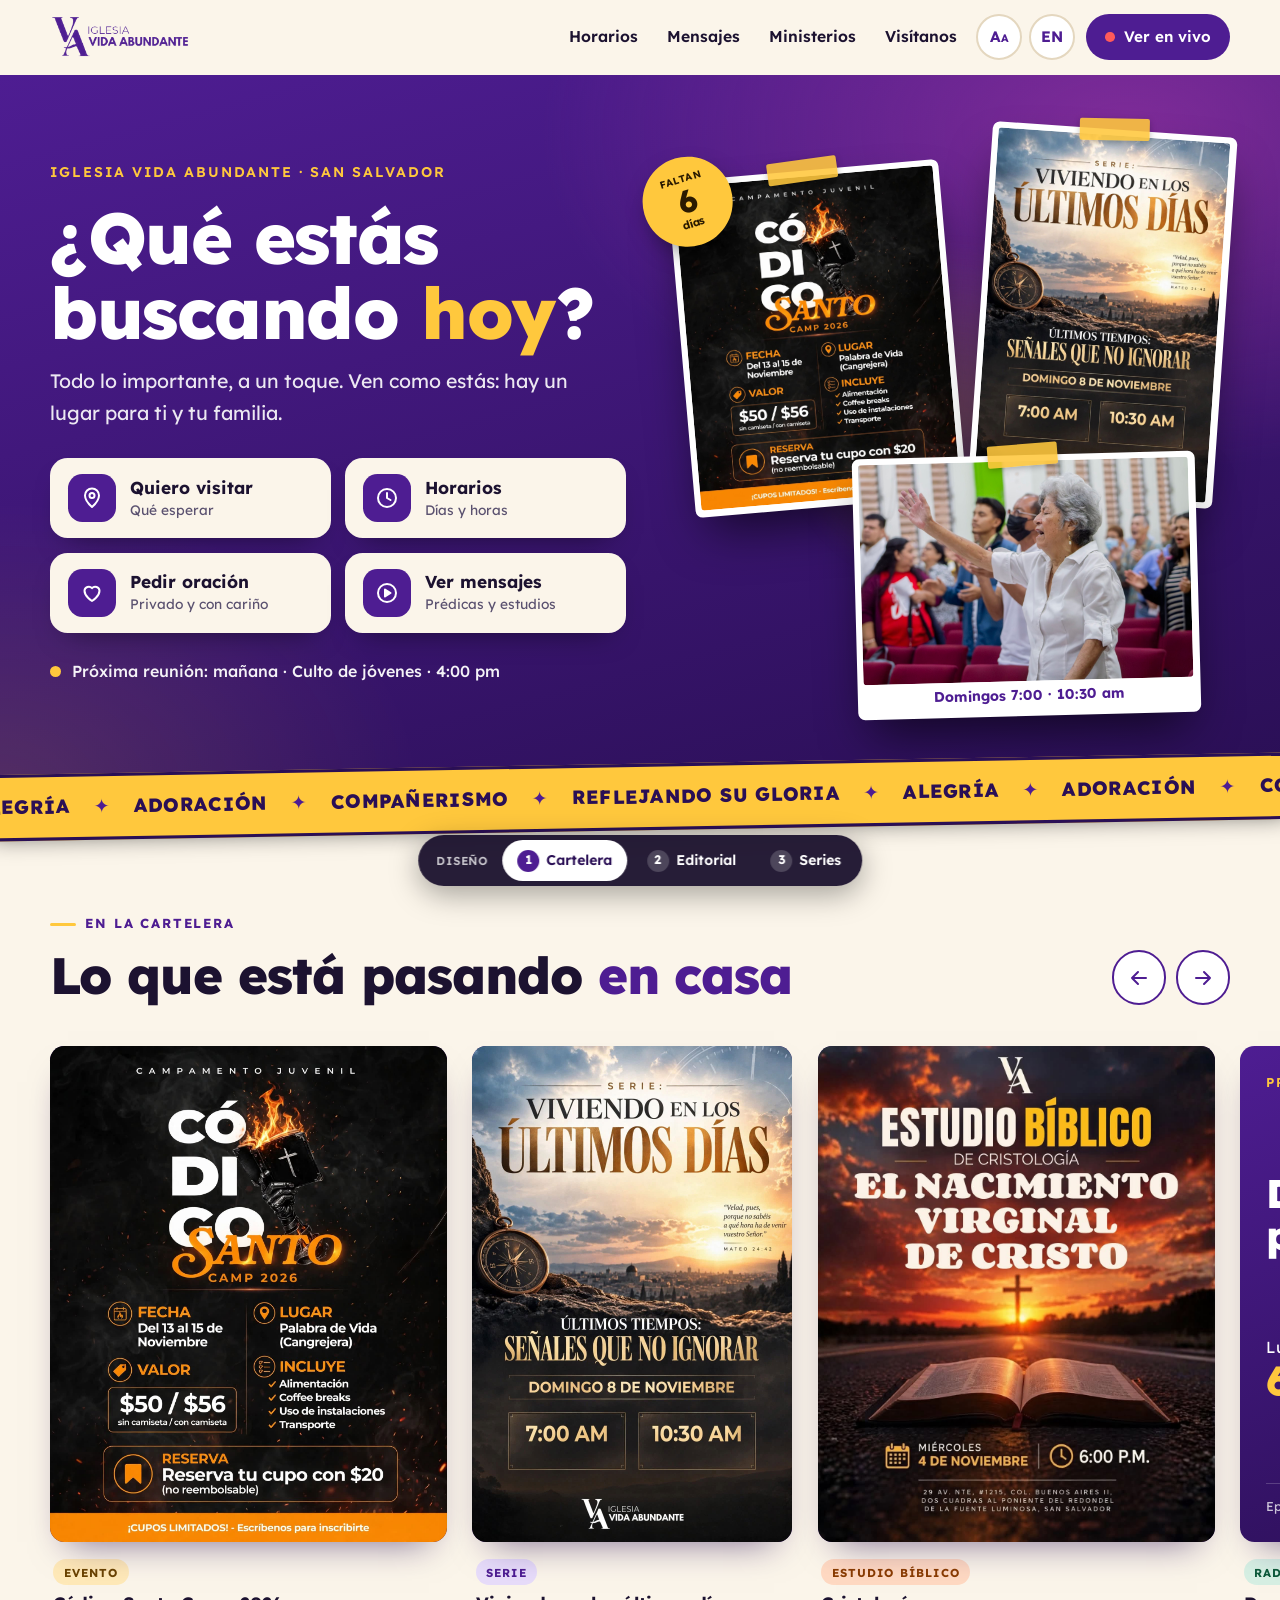
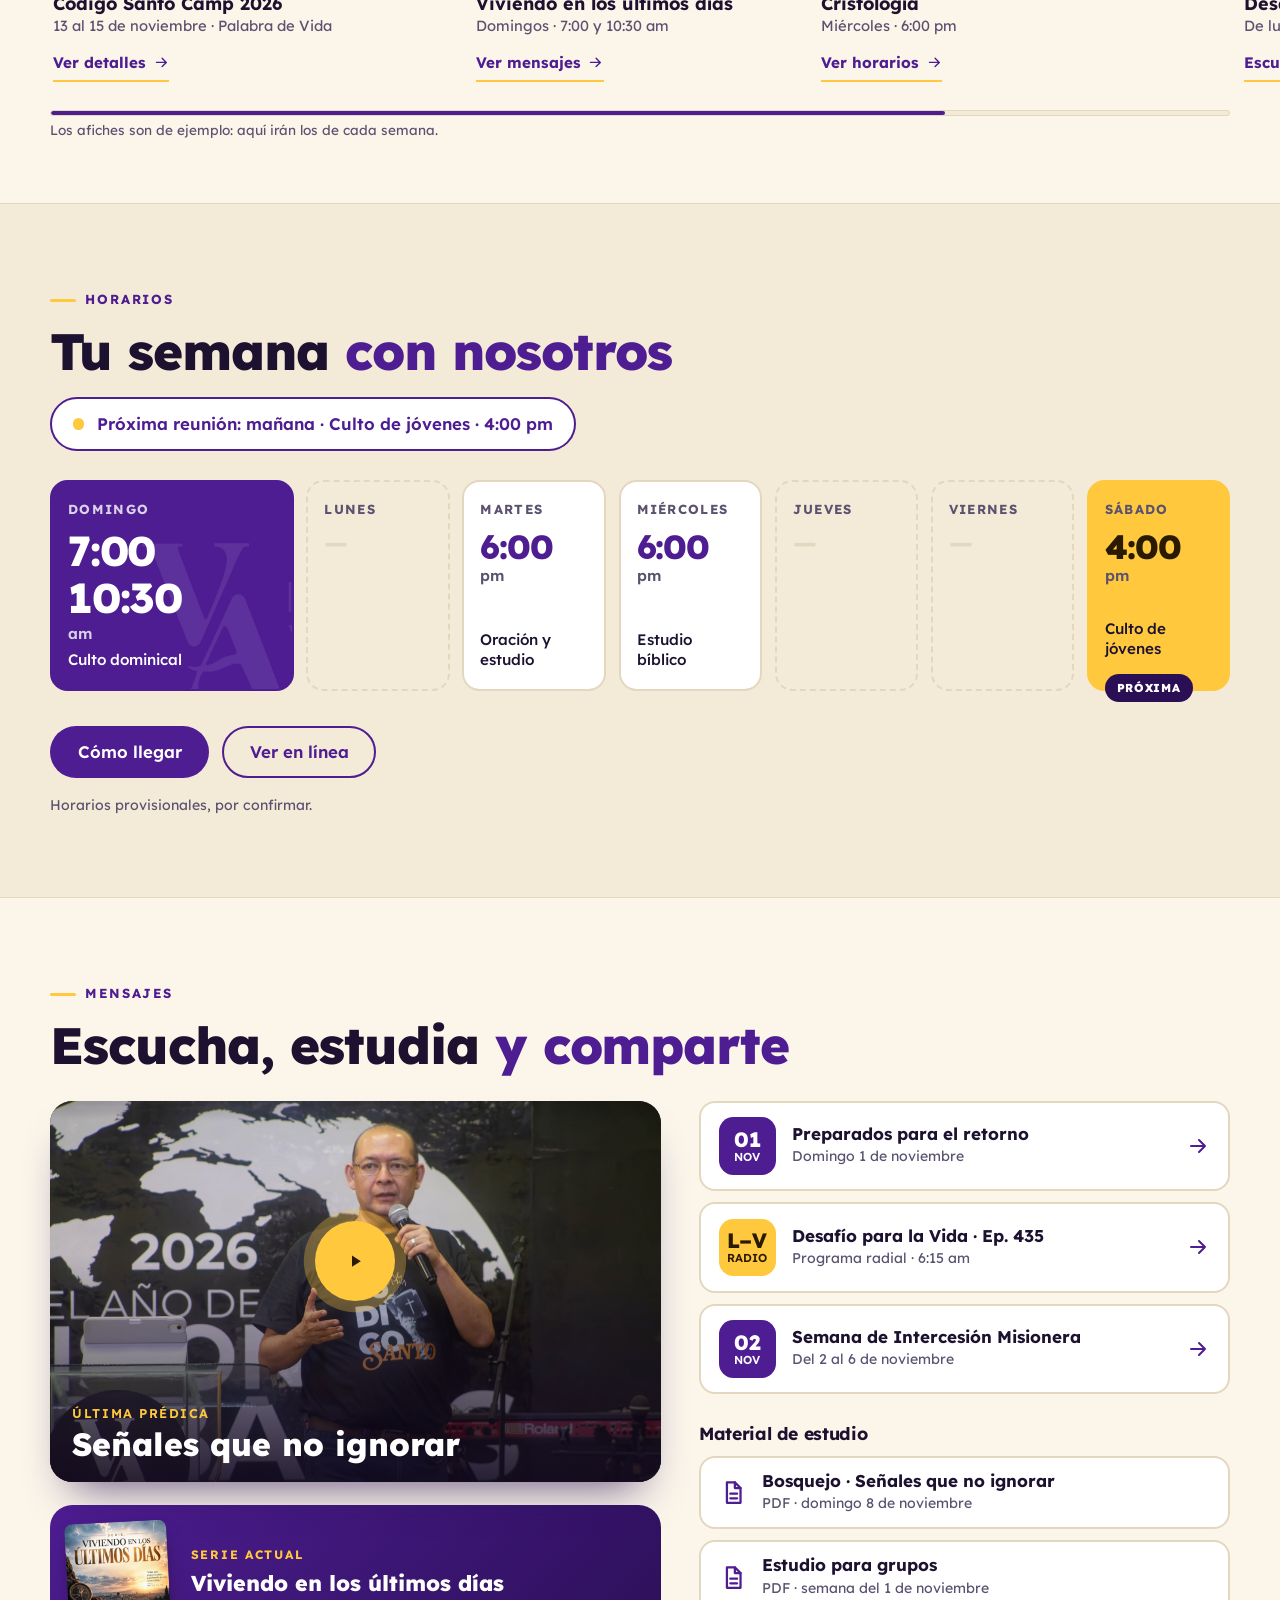
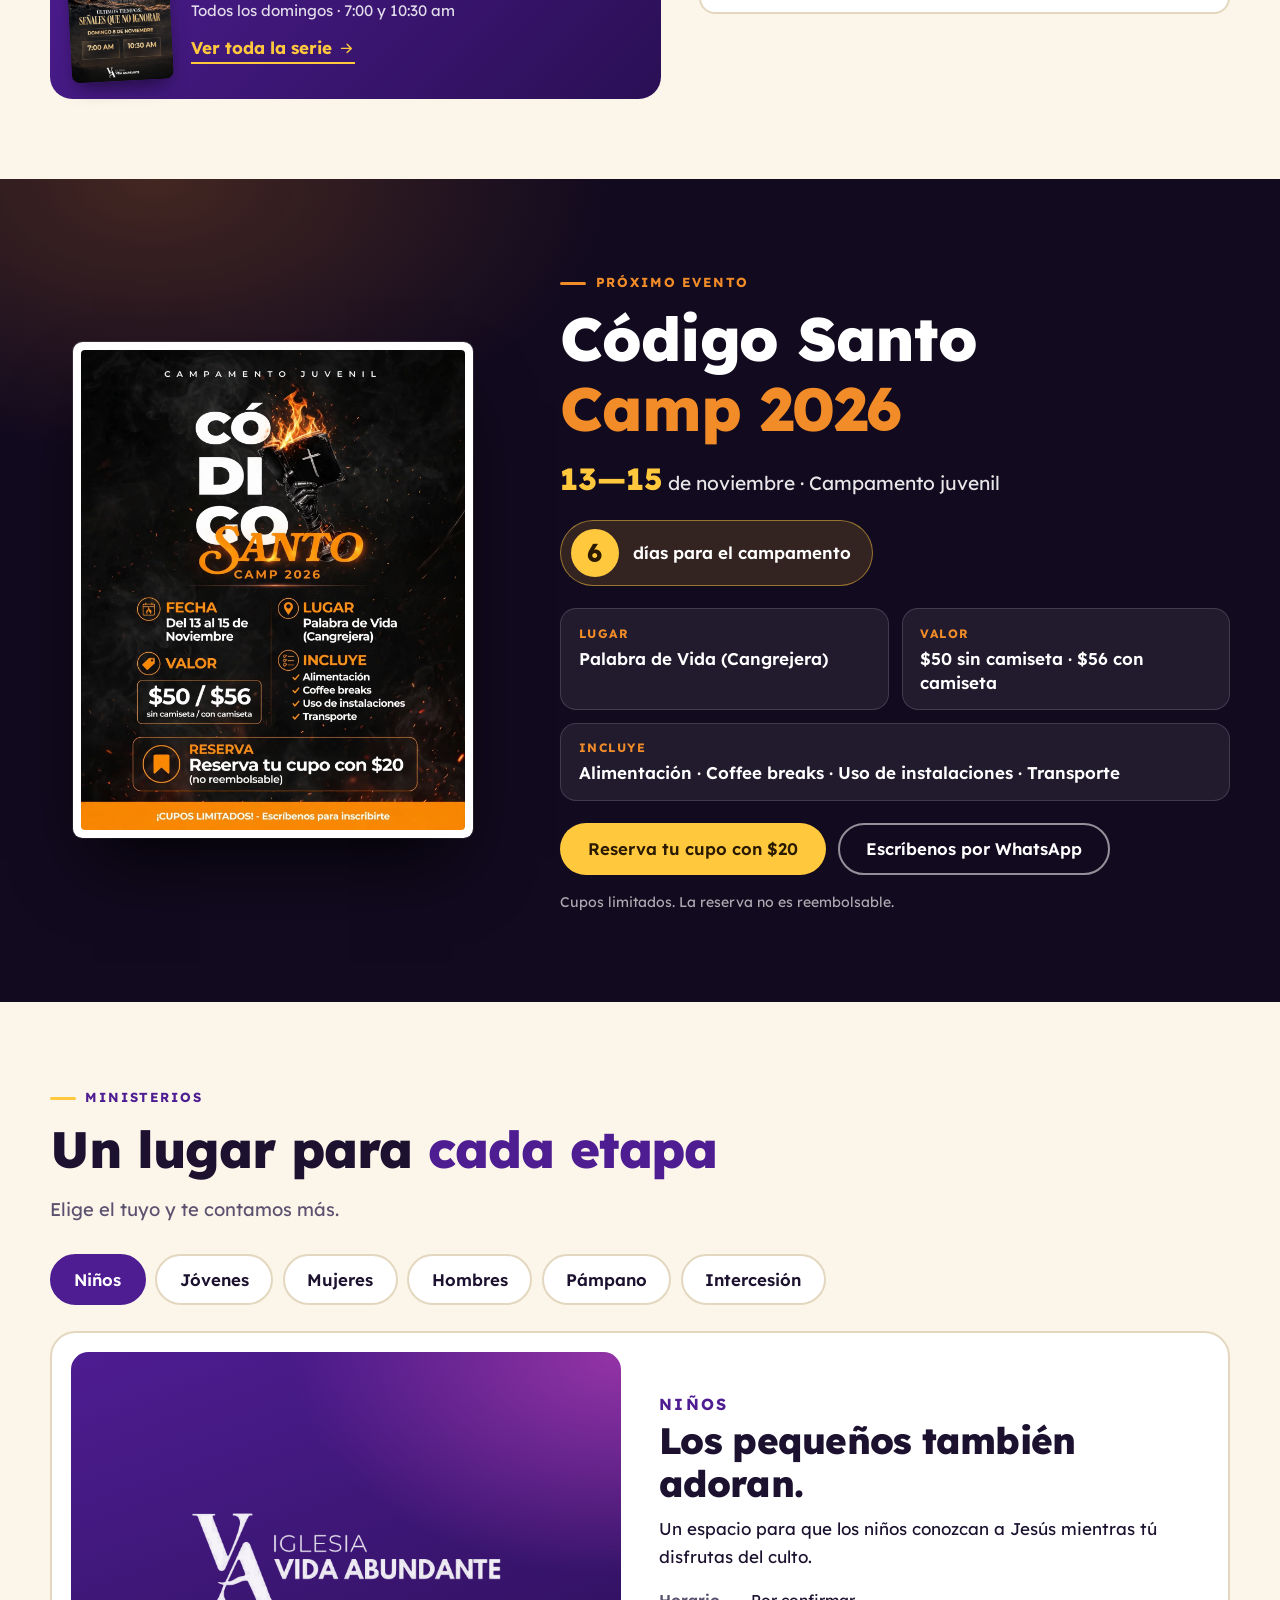
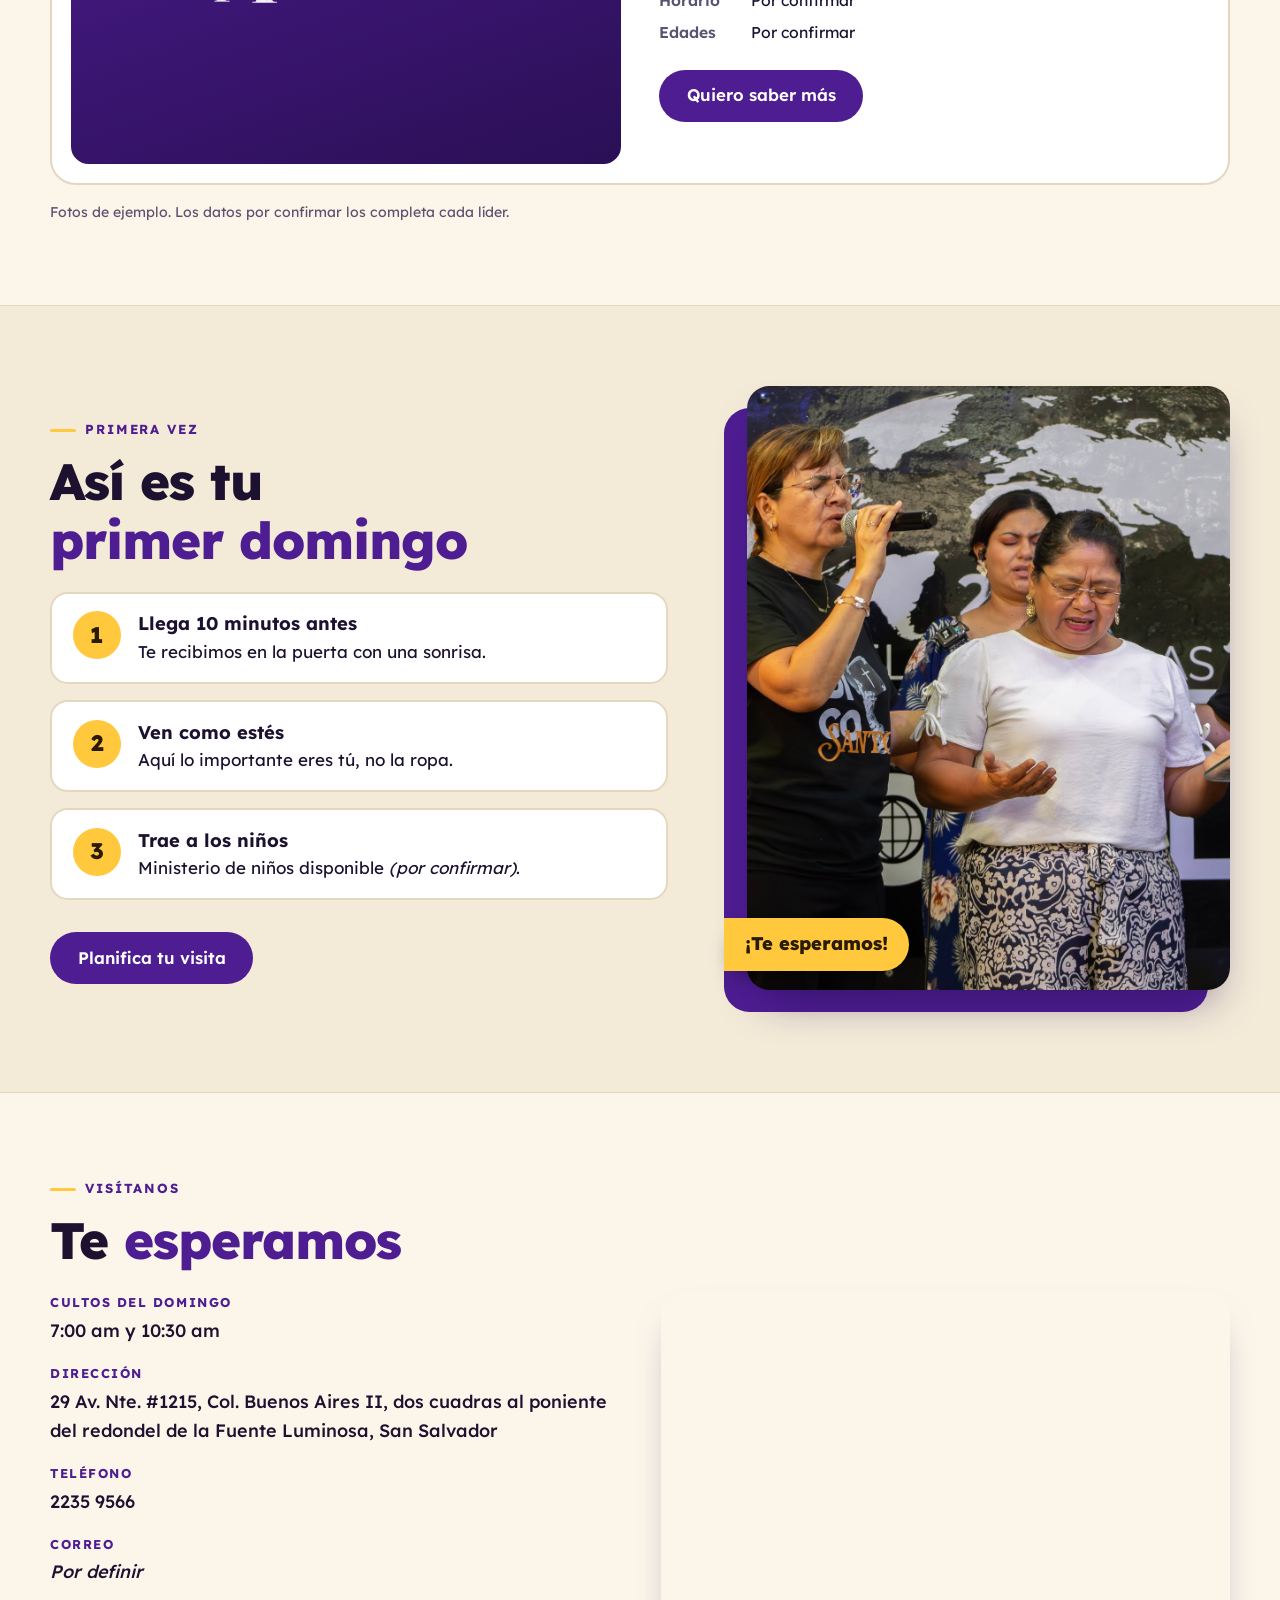
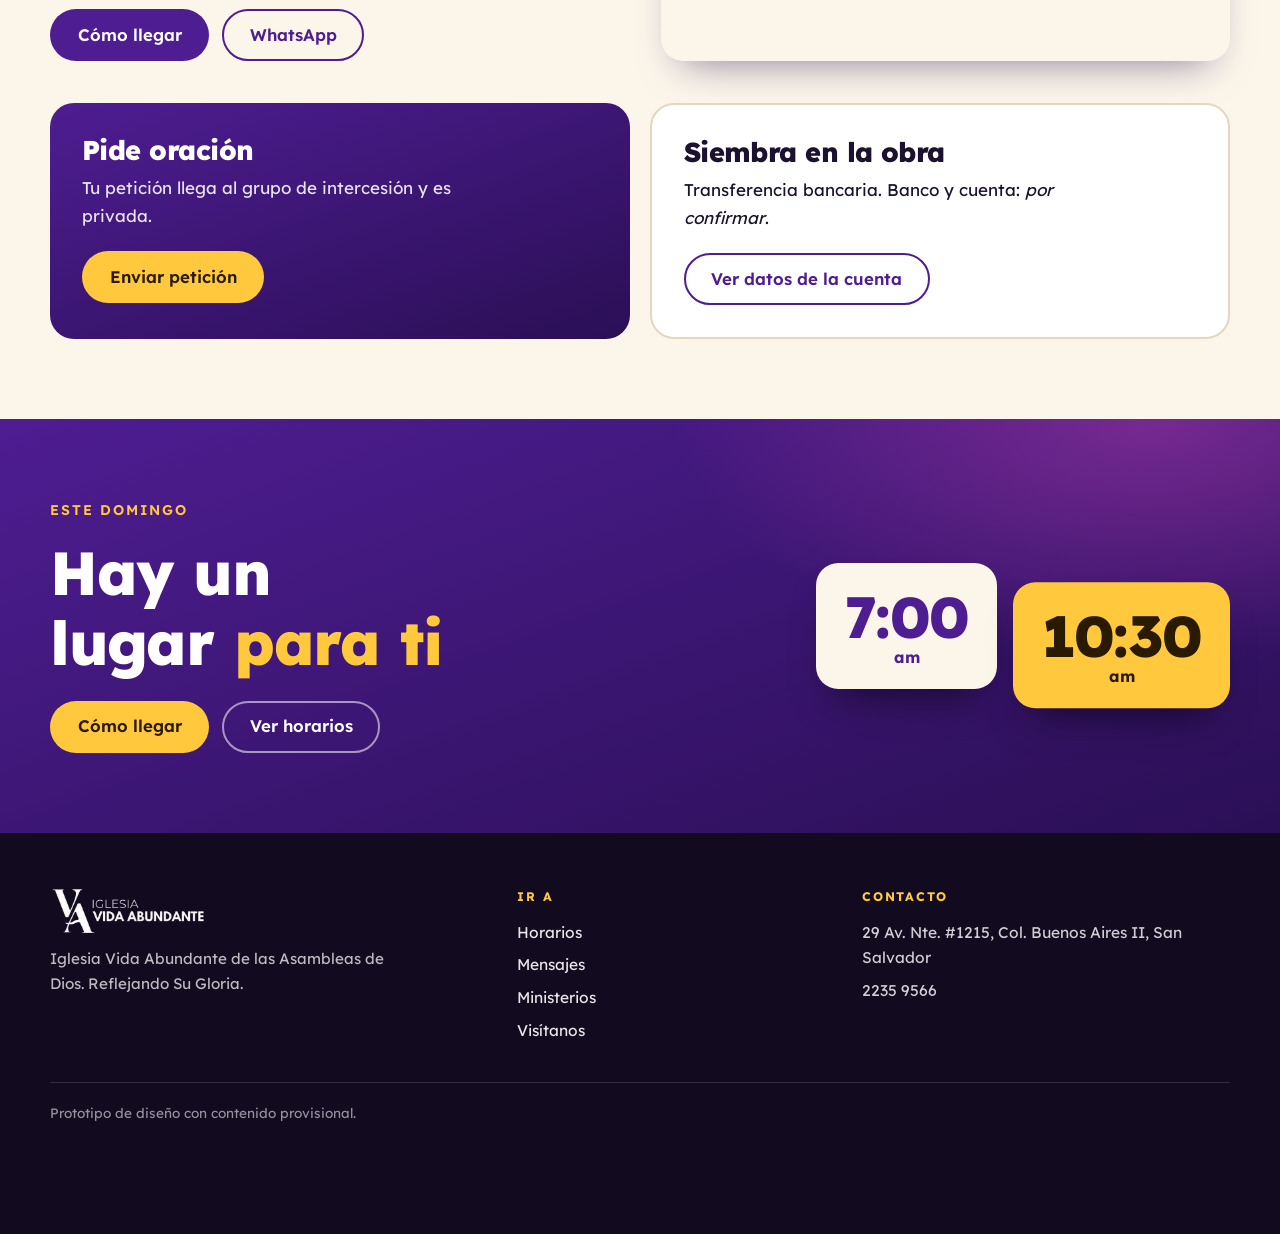
<file: index.html>
<!doctype html>
<html lang="es">
<head>
<meta charset="utf-8">
<meta name="viewport" content="width=device-width,initial-scale=1">
<meta name="robots" content="noindex,nofollow">
<title>Vida Abundante · Prototipos</title>
<noscript><meta http-equiv="refresh" content="0;url=home-cartelera.html"></noscript>
<script>
  var v = 'cartelera';
  try { var s = localStorage.getItem('va-version'); if (['cartelera','editorial','series'].indexOf(s) > -1) v = s; } catch (e) {}
  location.replace('home-' + v + '.html');
</script>
</head>
<body><p><a href="home-cartelera.html">Ir a la versión 1</a> · <a href="home-editorial.html">2</a> · <a href="home-series.html">3</a></p></body>
</html>
</file>
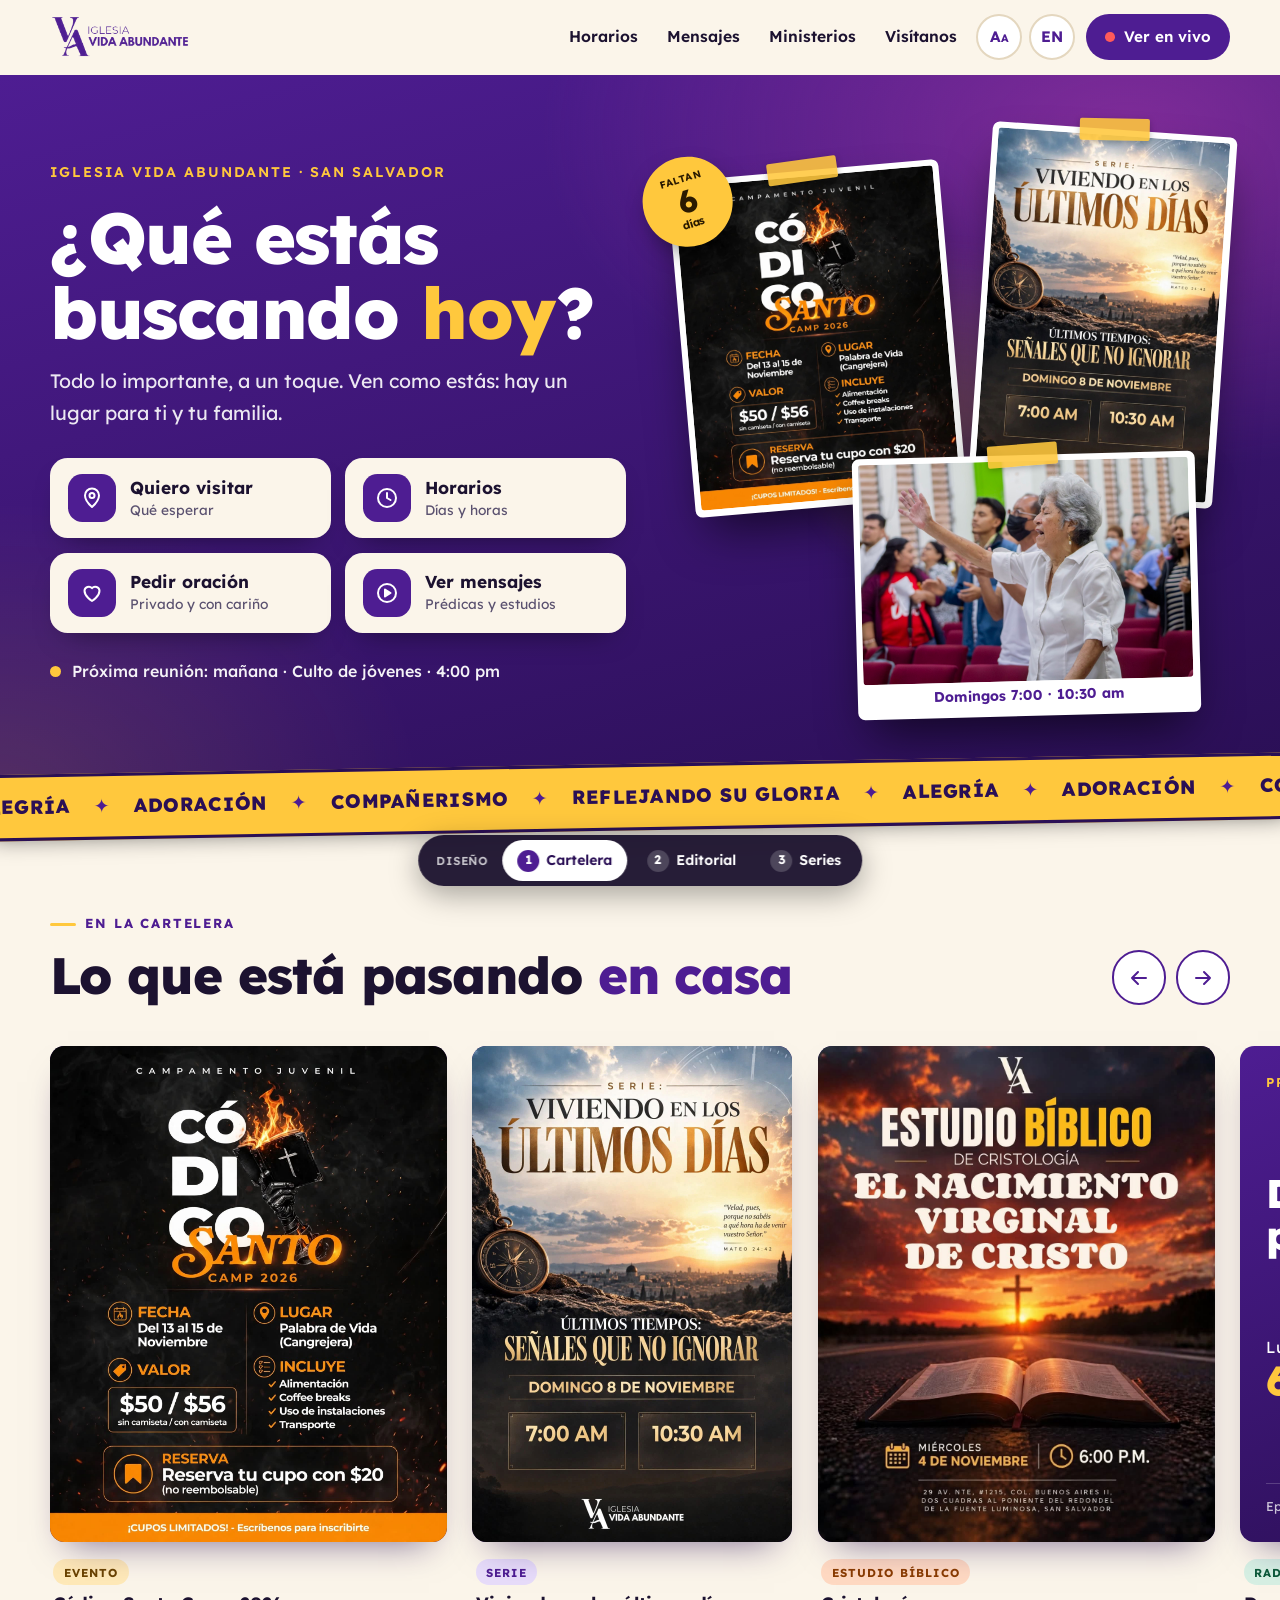
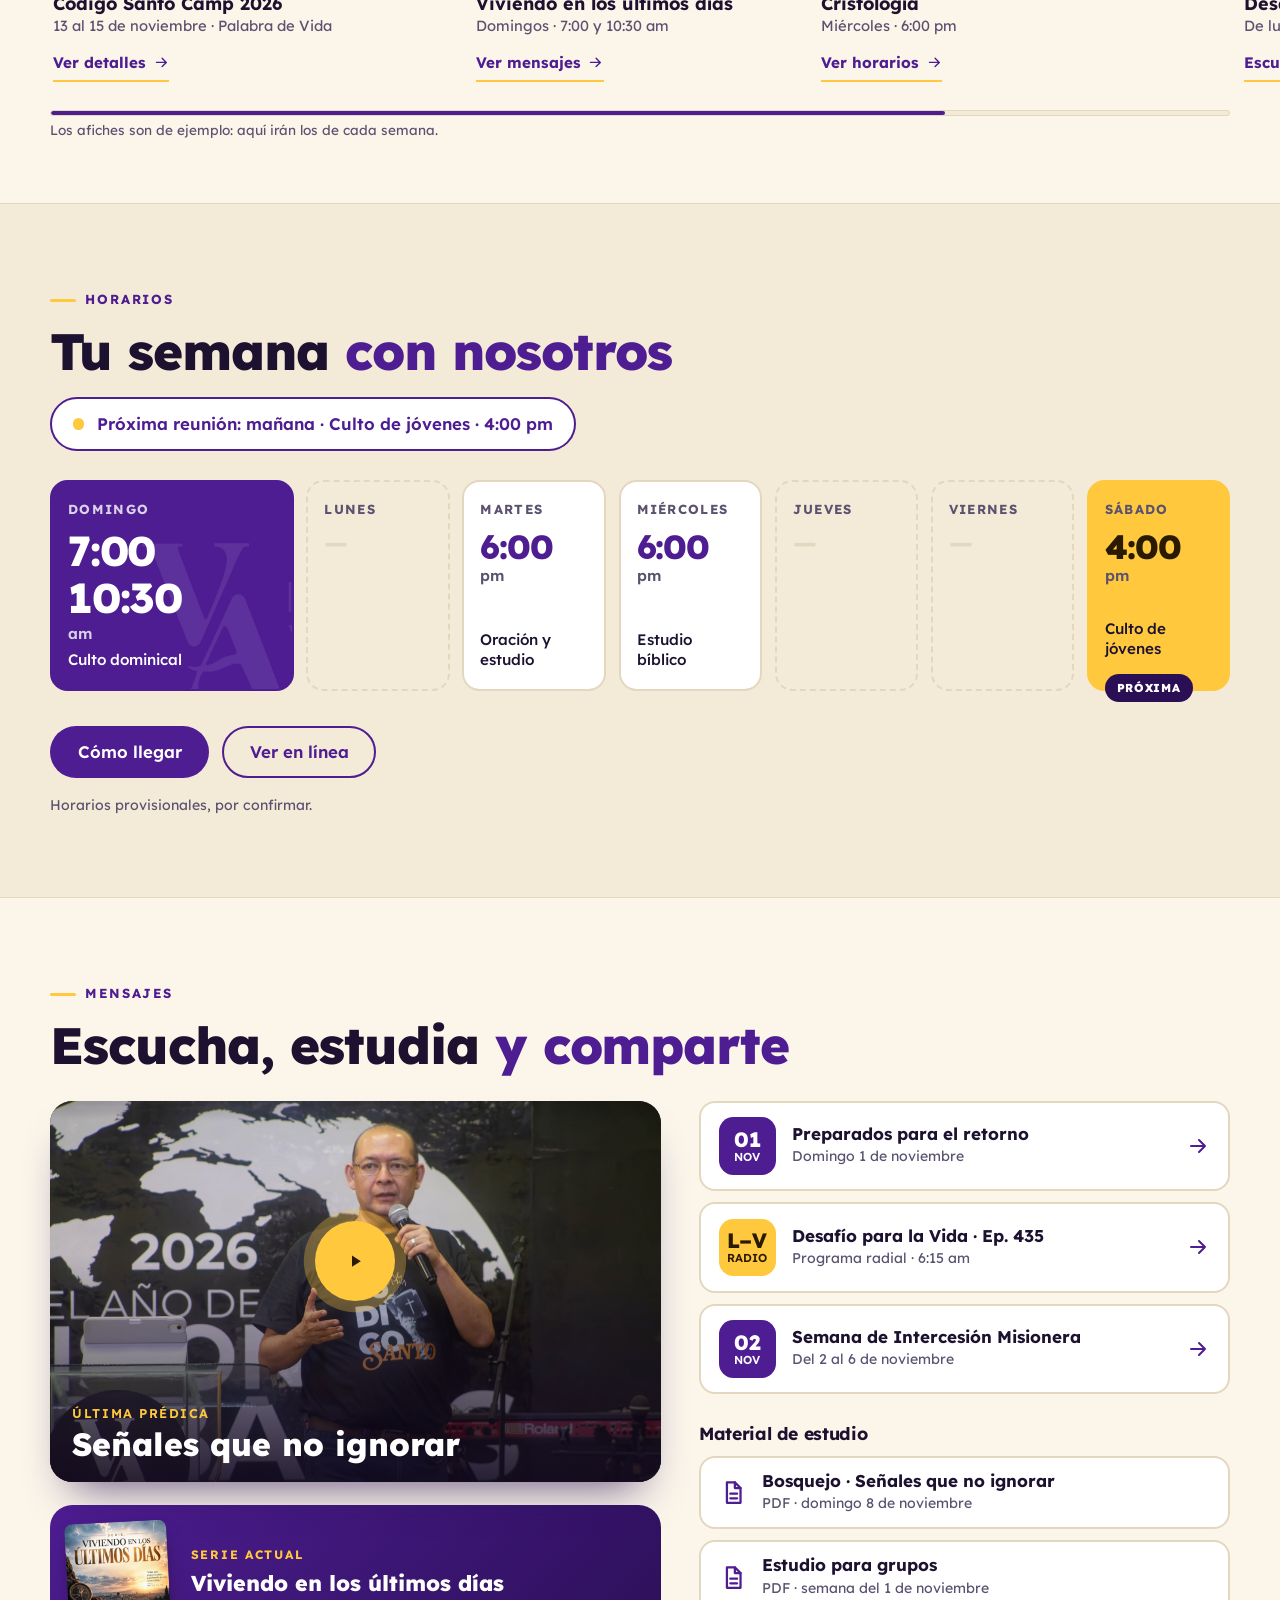
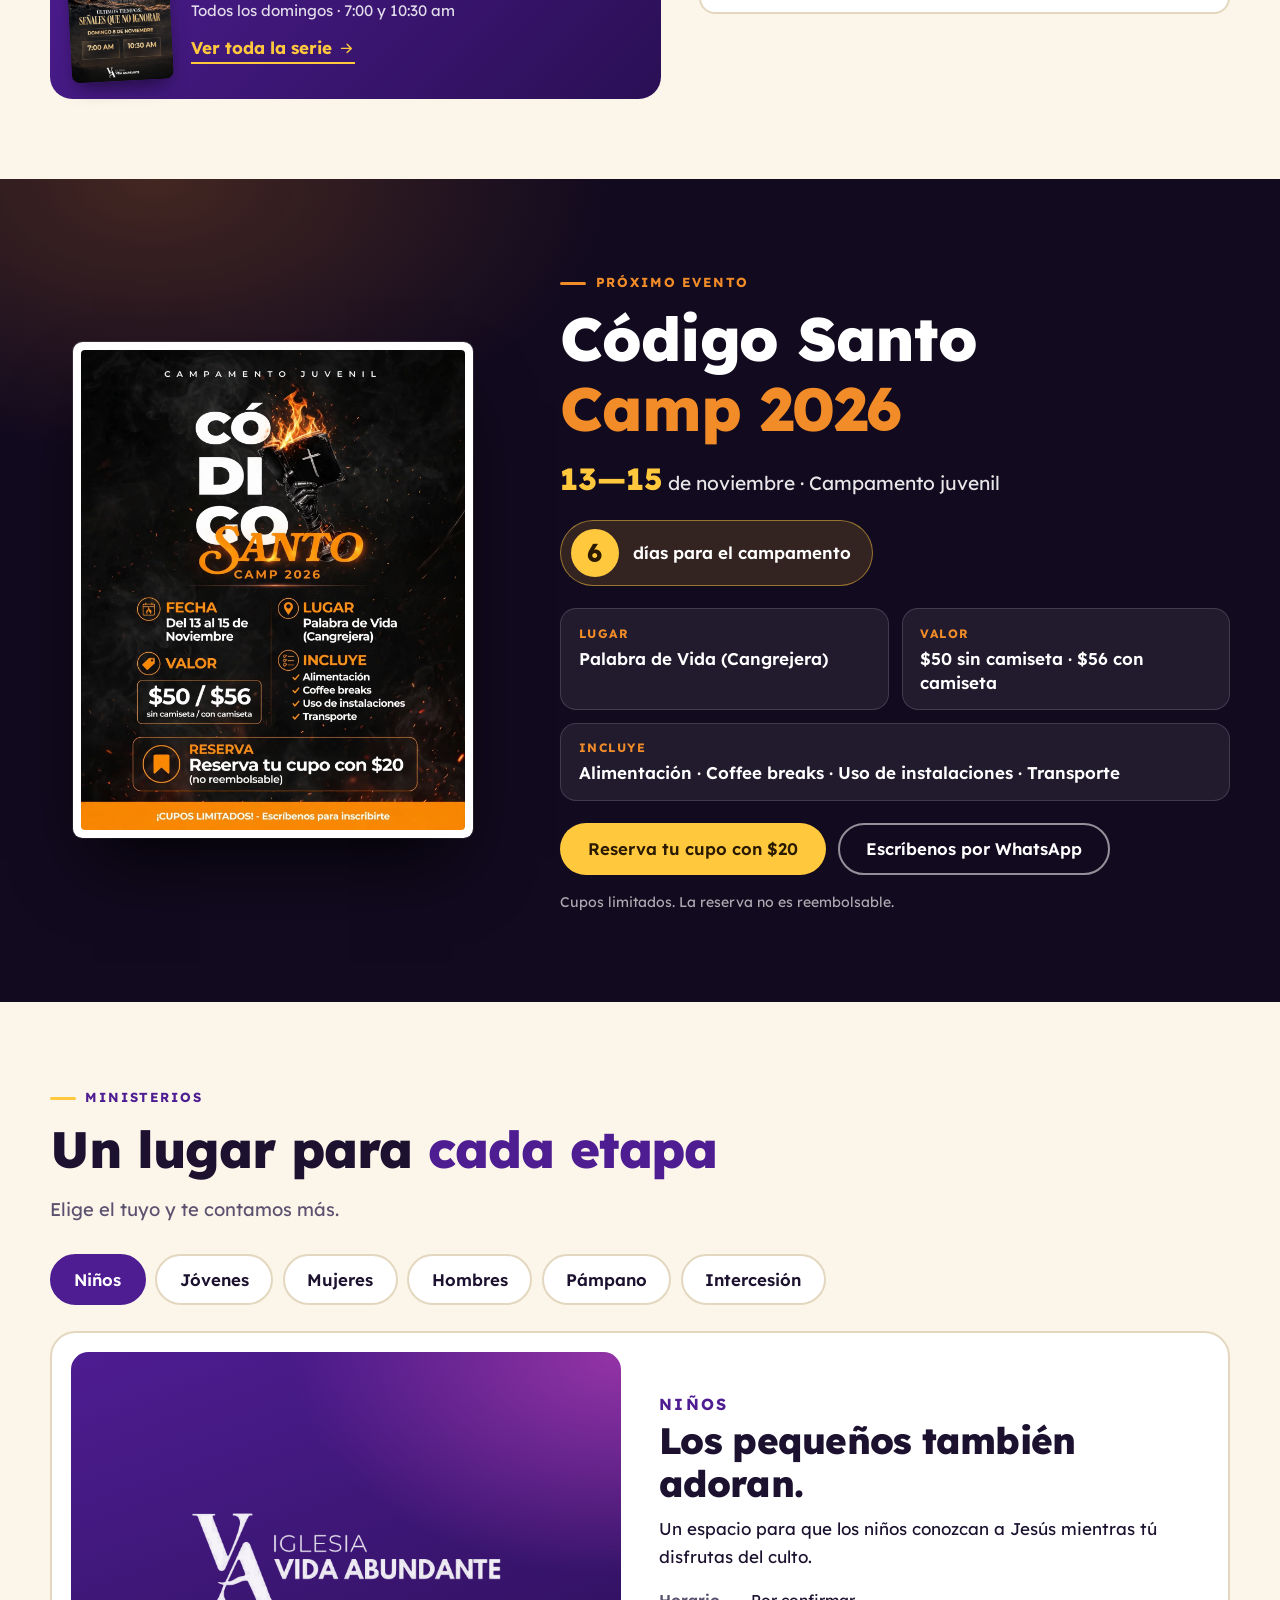
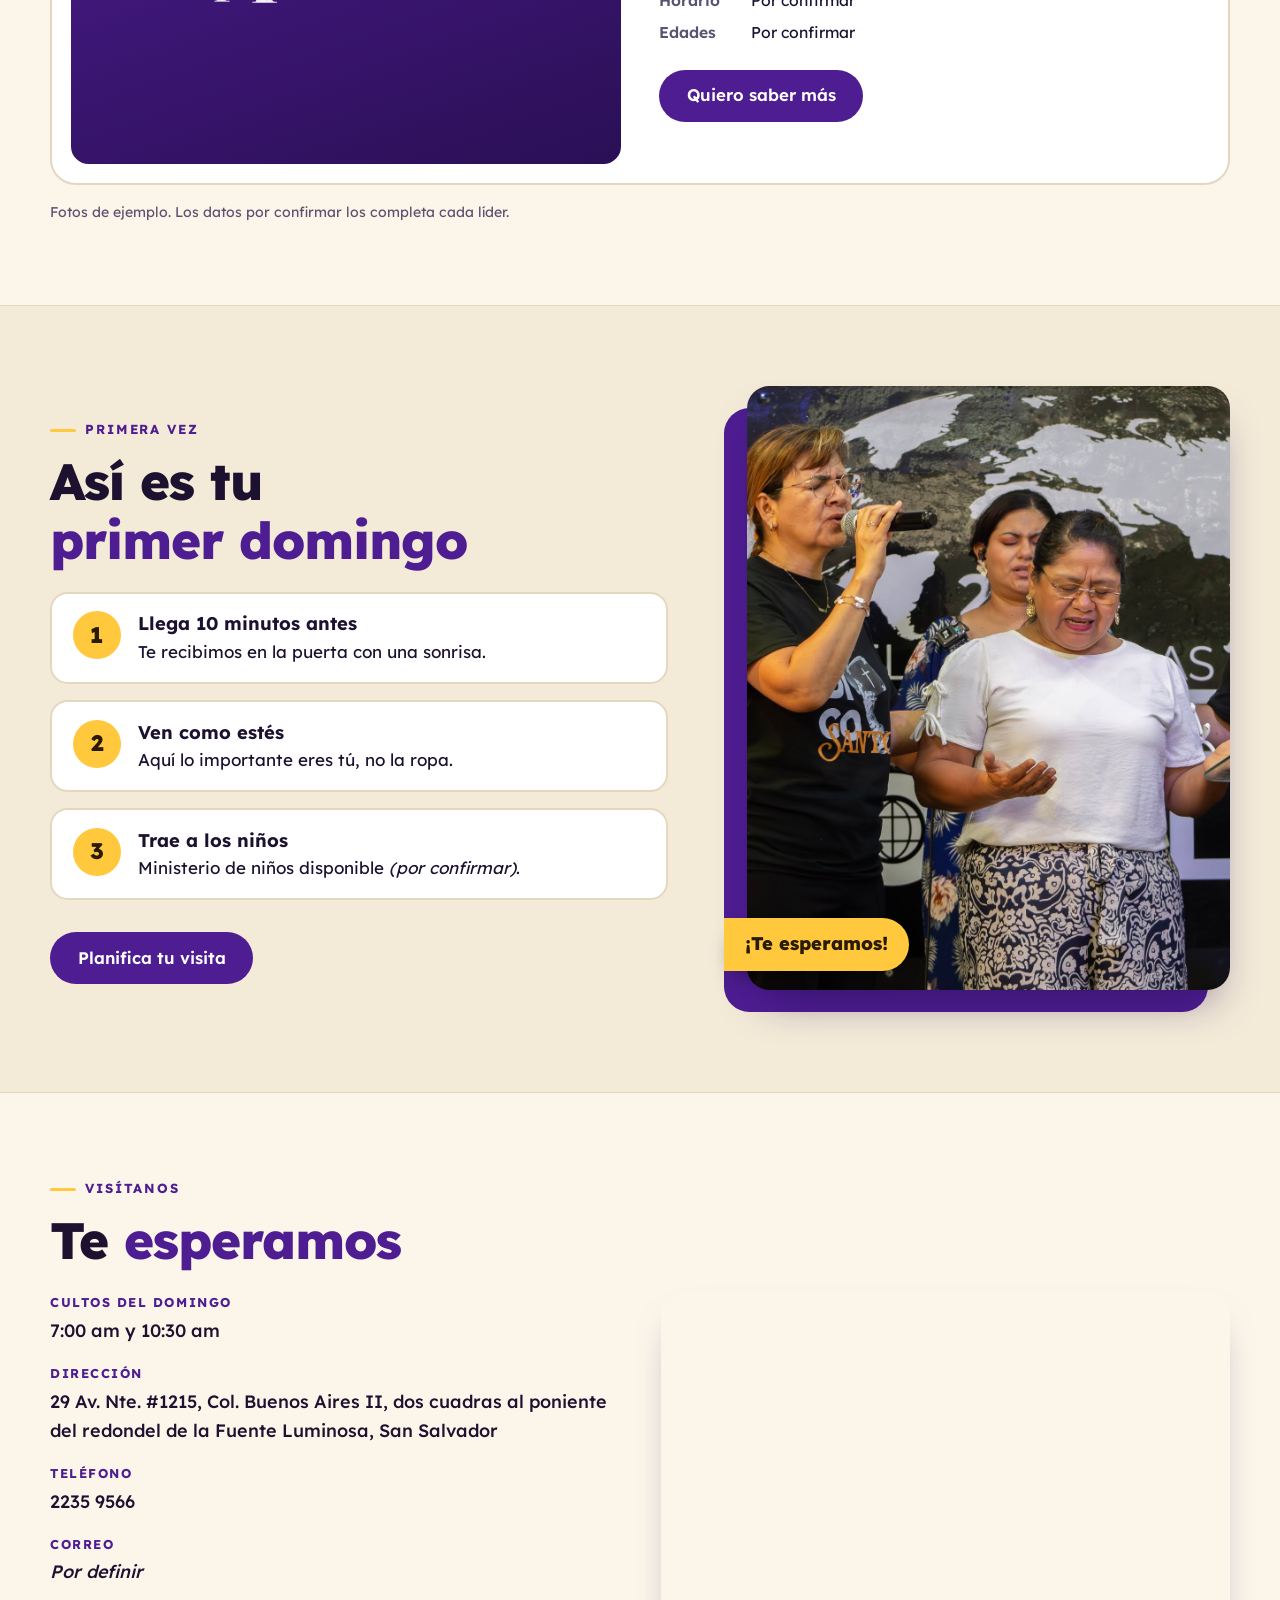
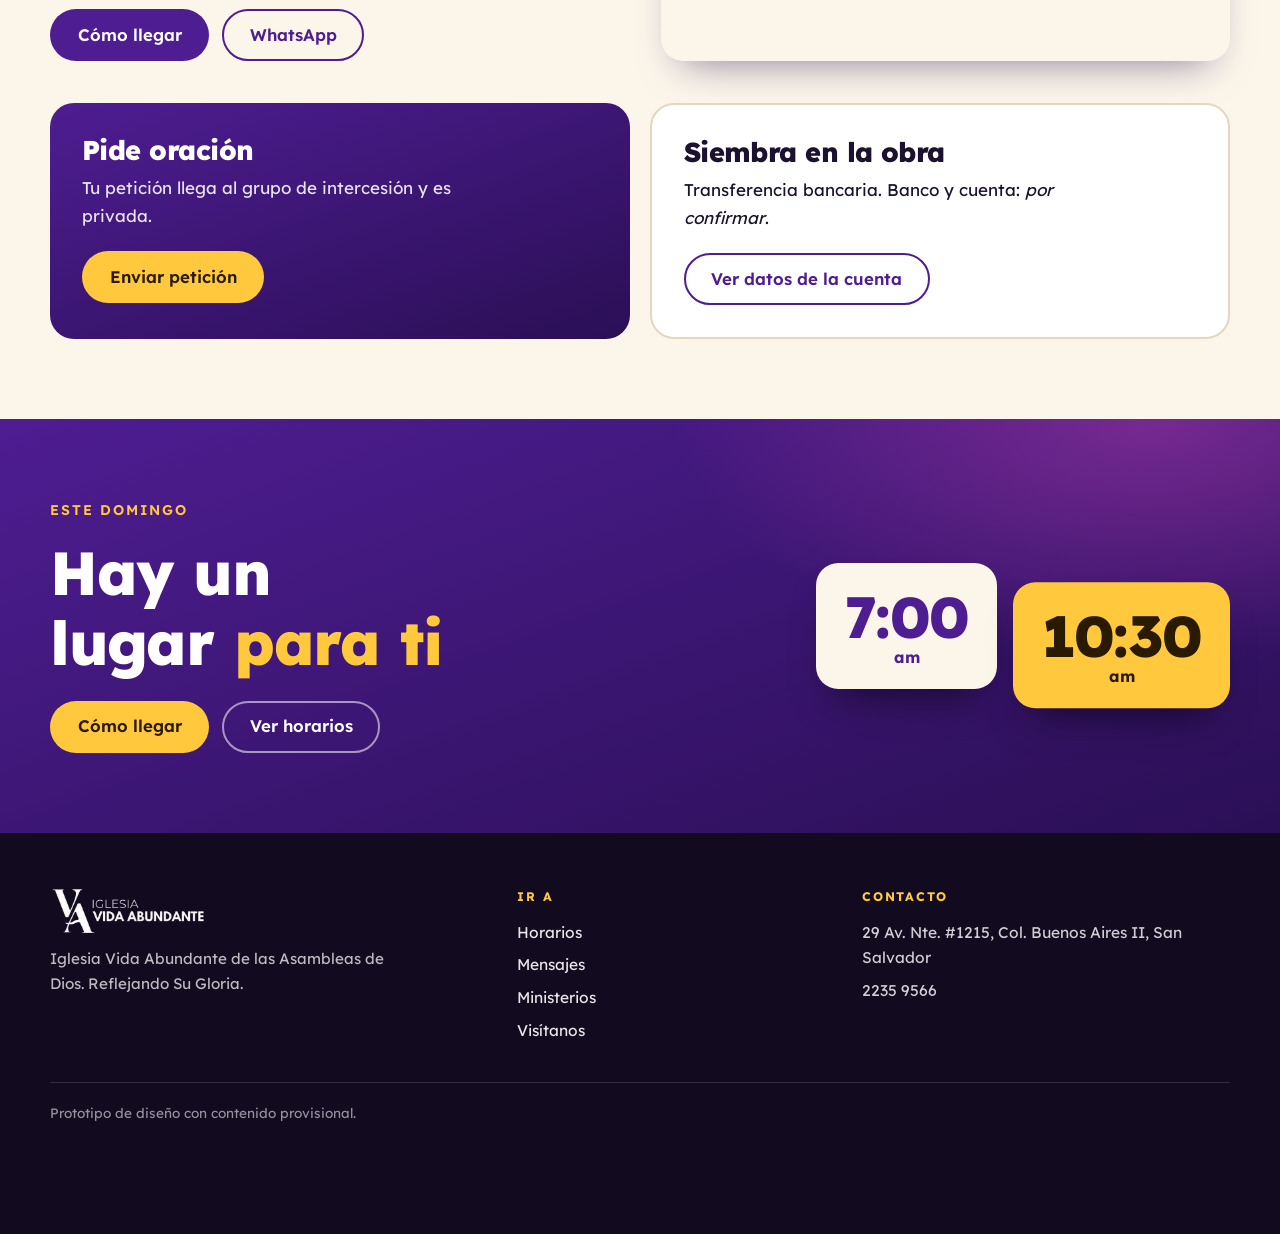
<file: home-cartelera.html>
<!doctype html>
<html lang="es">
<head>
<meta charset="utf-8">
<meta name="viewport" content="width=device-width,initial-scale=1">
<meta name="robots" content="noindex,nofollow">
<meta name="theme-color" content="#4E1D92">
<title>Iglesia Vida Abundante · Versión 1 Cartelera</title>
<link rel="icon" href="assets/monograma-blanco.png">
<link rel="preconnect" href="https://fonts.googleapis.com"><link rel="preconnect" href="https://fonts.gstatic.com" crossorigin>
<link href="https://fonts.googleapis.com/css2?family=Lexend:wght@400;500;600;700;800&display=swap" rel="stylesheet">
<link rel="stylesheet" href="css/base.css">
<link rel="stylesheet" href="css/cartelera.css">
<script>document.documentElement.classList.add('js')</script>
</head>
<body data-version="cartelera">
<a class="skip" href="#contenido">Saltar al contenido</a>

<svg width="0" height="0" style="position:absolute" aria-hidden="true" focusable="false">
  <symbol id="i-pin" viewBox="0 0 24 24"><path d="M12 21s7-6.2 7-11.5A7 7 0 0 0 5 9.5C5 14.8 12 21 12 21z"/><circle cx="12" cy="9.5" r="2.5"/></symbol>
  <symbol id="i-clock" viewBox="0 0 24 24"><circle cx="12" cy="12" r="9"/><path d="M12 7v5l3.5 2"/></symbol>
  <symbol id="i-heart" viewBox="0 0 24 24"><path d="M12 20s-7.5-4.6-7.5-10.2A4.3 4.3 0 0 1 12 7.2a4.3 4.3 0 0 1 7.5 2.6C19.5 15.4 12 20 12 20z"/></symbol>
  <symbol id="i-play" viewBox="0 0 24 24"><circle cx="12" cy="12" r="9"/><path d="M10 8.5l5.5 3.5-5.5 3.5z" style="fill:currentColor"/></symbol>
  <symbol id="i-arrow" viewBox="0 0 24 24"><path d="M5 12h14M13 6l6 6-6 6"/></symbol>
  <symbol id="i-left" viewBox="0 0 24 24"><path d="M19 12H5M11 6l-6 6 6 6"/></symbol>
  <symbol id="i-file" viewBox="0 0 24 24"><path d="M7 3h7l5 5v13H7z"/><path d="M14 3v5h5M10 13h6M10 17h6"/></symbol>
</svg>

<header class="hd" id="inicio">
  <div class="wrap">
    <a class="logo" href="#inicio" aria-label="Iglesia Vida Abundante, inicio"><img src="assets/logo-morado.png" alt="Iglesia Vida Abundante" width="230" height="71"></a>
    <button class="menu-btn" aria-expanded="false">Menú</button>
    <nav class="nav" data-nav aria-label="Principal">
      <a href="#horarios" data-en="Schedule">Horarios</a>
      <a href="#mensajes" data-en="Messages">Mensajes</a>
      <a href="#ministerios" data-en="Ministries">Ministerios</a>
      <a href="#visitanos" data-en="Visit us">Visítanos</a>
      <button class="tool" id="ts" type="button" aria-label="Cambiar tamaño del texto" title="Tamaño del texto"><span aria-hidden="true">A<small>A</small></span></button>
      <button class="tool" data-lang-toggle type="button">EN</button>
      <a class="live" href="https://www.youtube.com/" target="_blank" rel="noopener"><i aria-hidden="true"></i><span data-en="Watch live">Ver en vivo</span></a>
    </nav>
  </div>
</header>

<main id="contenido">

<!-- ============ INICIO: ¿qué buscas? ============ -->
<section class="hero" aria-labelledby="h1">
  <div class="wrap">
    <div class="hl">
      <p class="eyebrow">Iglesia Vida Abundante · San Salvador</p>
      <h1 id="h1">¿Qué estás buscando <em>hoy</em>?</h1>
      <p class="lead">Todo lo importante, a un toque. Ven como estás: hay un lugar para ti y tu familia.</p>

      <div class="tasks">
        <a href="#primera-vez"><span class="ib"><svg class="ic"><use href="#i-pin"/></svg></span><span><b data-en="I want to visit">Quiero visitar</b><small data-en="What to expect">Qué esperar</small></span></a>
        <a href="#horarios"><span class="ib"><svg class="ic"><use href="#i-clock"/></svg></span><span><b data-en="Schedule">Horarios</b><small data-en="Days and times">Días y horas</small></span></a>
        <a href="#oracion"><span class="ib"><svg class="ic"><use href="#i-heart"/></svg></span><span><b data-en="Prayer request">Pedir oración</b><small data-en="Private and cared for">Privado y con cariño</small></span></a>
        <a href="#mensajes"><span class="ib"><svg class="ic"><use href="#i-play"/></svg></span><span><b data-en="Watch messages">Ver mensajes</b><small data-en="Sermons and studies">Prédicas y estudios</small></span></a>
      </div>

      <p class="nextline"><i aria-hidden="true"></i><span id="next-ct">Próxima reunión: domingo · 7:00 am</span></p>
    </div>

    <div class="board" aria-label="Lo que viene en la iglesia">
      <a class="po1" href="#evento" style="--r:-5deg" aria-label="Código Santo Camp 2026, del 13 al 15 de noviembre">
        <img src="assets/fotos/camp.jpg" alt="Afiche del Código Santo Camp 2026" width="1408" height="1760">
        <span class="count" id="count" hidden><small>Faltan</small><b>6</b><span>días</span></span>
      </a>
      <a class="po2" href="#mensajes" style="--r:4deg" aria-label="Serie Viviendo en los últimos días">
        <img src="assets/fotos/serie-ultimos-dias.jpg" alt="Afiche de la serie Viviendo en los últimos días" width="1280" height="1984">
      </a>
      <a class="po3" href="#horarios" style="--r:-1.5deg" aria-label="Cultos de los domingos">
        <img src="assets/fotos/congregacion.jpg" alt="Hermana adorando con la mano levantada durante el culto" width="2048" height="1365">
        <b>Domingos 7:00 · 10:30 am</b>
      </a>
    </div>
  </div>
</section>

<div class="ribbon" aria-hidden="true"><div class="tr"><span>Alegría<i>✦</i>Adoración<i>✦</i>Compañerismo<i>✦</i>Reflejando Su Gloria<i>✦</i></span><span>Alegría<i>✦</i>Adoración<i>✦</i>Compañerismo<i>✦</i>Reflejando Su Gloria<i>✦</i></span><span>Alegría<i>✦</i>Adoración<i>✦</i>Compañerismo<i>✦</i>Reflejando Su Gloria<i>✦</i></span><span>Alegría<i>✦</i>Adoración<i>✦</i>Compañerismo<i>✦</i>Reflejando Su Gloria<i>✦</i></span></div></div>

<!-- ============ CARTELERA ============ -->
<section class="sec cart" id="cartelera" aria-labelledby="h-cart">
  <div class="wrap head">
    <div>
      <span class="tag">En la cartelera</span>
      <h2 id="h-cart">Lo que está pasando <em>en casa</em></h2>
    </div>
    <div class="arrows" aria-label="Desplazar la cartelera">
      <button type="button" id="prev" aria-label="Anterior"><svg class="ic"><use href="#i-left"/></svg></button>
      <button type="button" id="next" aria-label="Siguiente"><svg class="ic"><use href="#i-arrow"/></svg></button>
    </div>
  </div>
  <div class="rail" id="rail" tabindex="0" role="region" aria-label="Afiches y anuncios, desplaza hacia los lados">
    <article class="pc">
      <a class="pic" href="#evento"><img src="assets/fotos/camp.jpg" alt="Afiche del Código Santo Camp 2026" loading="lazy" width="1408" height="1760"></a>
      <div class="cap"><span class="kind k-ev">Evento</span><b>Código Santo Camp 2026</b><small>13 al 15 de noviembre · Palabra de Vida</small><a class="more" href="#evento">Ver detalles <svg class="ic"><use href="#i-arrow"/></svg></a></div>
    </article>
    <article class="pc">
      <a class="pic" href="#mensajes"><img src="assets/fotos/serie-ultimos-dias.jpg" alt="Afiche de la serie Viviendo en los últimos días" loading="lazy" width="1280" height="1984"></a>
      <div class="cap"><span class="kind k-se">Serie</span><b>Viviendo en los últimos días</b><small>Domingos · 7:00 y 10:30 am</small><a class="more" href="#mensajes">Ver mensajes <svg class="ic"><use href="#i-arrow"/></svg></a></div>
    </article>
    <article class="pc">
      <a class="pic" href="#horarios"><img src="assets/fotos/cristologia.jpg" alt="Afiche del estudio bíblico de Cristología" loading="lazy" width="1080" height="1350"></a>
      <div class="cap"><span class="kind k-es">Estudio bíblico</span><b>Cristología</b><small>Miércoles · 6:00 pm</small><a class="more" href="#horarios">Ver horarios <svg class="ic"><use href="#i-arrow"/></svg></a></div>
    </article>
    <article class="pc">
      <a class="pic typo" href="#horarios" aria-label="Desafío para la Vida, programa radial">
        <span class="t1">Programa radial</span><span class="t2">Desafío<br>para la Vida</span><span class="t3">Lunes a viernes<br><b>6:15 am</b></span><span class="t4">Episodio 435</span>
      </a>
      <div class="cap"><span class="kind k-ra">Radio</span><b>Desafío para la Vida</b><small>De lunes a viernes · 6:15 am</small><a class="more" href="#mensajes">Escuchar <svg class="ic"><use href="#i-arrow"/></svg></a></div>
    </article>
  </div>
  <div class="wrap"><div class="prog" aria-hidden="true"><i id="progbar"></i></div></div>
  <p class="wrap hint">Los afiches son de ejemplo: aquí irán los de cada semana.</p>
</section>

<!-- ============ HORARIOS ============ -->
<section class="sec hor" id="horarios" aria-labelledby="h-hor">
  <div class="wrap">
    <span class="tag" data-en="Schedule">Horarios</span>
    <h2 id="h-hor">Tu semana <em>con nosotros</em></h2>
    <p class="nextbig rv"><i aria-hidden="true"></i><span id="next-hor">Próxima reunión: domingo · 7:00 am</span></p>

    <ol class="week rv" id="week" aria-label="Reuniones de la semana">
      <li class="dy sun" data-day="0"><span class="dn">Domingo</span><span class="tm"><b>7:00</b><b>10:30</b><i>am</i></span><span class="lb">Culto dominical</span></li>
      <li class="dy off" data-day="1" aria-hidden="true"><span class="dn">Lunes</span><span class="tm">—</span></li>
      <li class="dy" data-day="2"><span class="dn">Martes</span><span class="tm"><b>6:00</b><i>pm</i></span><span class="lb">Oración y estudio</span></li>
      <li class="dy" data-day="3"><span class="dn">Miércoles</span><span class="tm"><b>6:00</b><i>pm</i></span><span class="lb">Estudio bíblico</span></li>
      <li class="dy off" data-day="4" aria-hidden="true"><span class="dn">Jueves</span><span class="tm">—</span></li>
      <li class="dy off" data-day="5" aria-hidden="true"><span class="dn">Viernes</span><span class="tm">—</span></li>
      <li class="dy" data-day="6"><span class="dn">Sábado</span><span class="tm"><b>4:00</b><i>pm</i></span><span class="lb">Culto de jóvenes</span></li>
    </ol>

    <div class="cta rv">
      <a class="btn btn-p" href="https://www.google.com/maps/search/?api=1&query=29+Av+Nte+1215+San+Salvador" target="_blank" rel="noopener" data-en="How to get here">Cómo llegar</a>
      <a class="btn btn-o" href="https://www.youtube.com/" target="_blank" rel="noopener" data-en="Watch online">Ver en línea</a>
    </div>
    <p class="note">Horarios provisionales, por confirmar.</p>
  </div>
</section>

<!-- ============ MENSAJES ============ -->
<section class="sec mens" id="mensajes" aria-labelledby="h-men">
  <div class="wrap">
    <span class="tag" data-en="Messages">Mensajes</span>
    <h2 id="h-men">Escucha, estudia <em>y comparte</em></h2>
    <div class="mg">
      <div class="mgl">
      <a class="vid rv" href="https://www.youtube.com/" target="_blank" rel="noopener" aria-label="Ver la última prédica en YouTube">
        <img src="assets/fotos/pastor.jpg" alt="El pastor predicando" loading="lazy" width="2048" height="1365">
        <span class="pl" aria-hidden="true"><svg class="ic"><use href="#i-play"/></svg></span>
        <span class="in"><small data-en="Latest message">Última prédica</small><b>Señales que no ignorar</b></span>
      </a>
      <a class="serie rv" href="#">
        <img src="assets/fotos/serie-ultimos-dias.jpg" alt="" loading="lazy" width="1280" height="1984">
        <span><small>Serie actual</small><b>Viviendo en los últimos días</b><em>Todos los domingos · 7:00 y 10:30 am</em><u>Ver toda la serie <svg class="ic"><use href="#i-arrow"/></svg></u></span>
      </a>
      </div>
      <div class="rv">
        <ul class="ml">
          <li><a href="#"><span class="db"><b>01</b>nov</span><span class="tx"><b>Preparados para el retorno</b><small>Domingo 1 de noviembre</small></span><svg class="ic go" aria-hidden="true"><use href="#i-arrow"/></svg></a></li>
          <li><a href="#"><span class="db alt"><b>L–V</b>radio</span><span class="tx"><b>Desafío para la Vida · Ep. 435</b><small>Programa radial · 6:15 am</small></span><svg class="ic go" aria-hidden="true"><use href="#i-arrow"/></svg></a></li>
          <li><a href="#"><span class="db"><b>02</b>nov</span><span class="tx"><b>Semana de Intercesión Misionera</b><small>Del 2 al 6 de noviembre</small></span><svg class="ic go" aria-hidden="true"><use href="#i-arrow"/></svg></a></li>
        </ul>
        <h3 class="sub">Material de estudio</h3>
        <ul class="pd">
          <li><a href="#"><svg class="ic" aria-hidden="true"><use href="#i-file"/></svg><span><b>Bosquejo · Señales que no ignorar</b><small>PDF · domingo 8 de noviembre</small></span></a></li>
          <li><a href="#"><svg class="ic" aria-hidden="true"><use href="#i-file"/></svg><span><b>Estudio para grupos</b><small>PDF · semana del 1 de noviembre</small></span></a></li>
        </ul>
      </div>
    </div>
  </div>
</section>

<!-- ============ EVENTO ============ -->
<section class="evt" id="evento" aria-labelledby="h-evt">
  <div class="wrap">
    <a class="ep rv" href="#" aria-label="Ver el afiche del Código Santo Camp"><img src="assets/fotos/camp.jpg" alt="Afiche del Código Santo Camp 2026" loading="lazy" width="1408" height="1760"></a>
    <div class="et rv">
      <span class="tag">Próximo evento</span>
      <h2 id="h-evt">Código Santo <em>Camp 2026</em></h2>
      <p class="date"><b>13—15</b> de noviembre · Campamento juvenil</p>
      <p class="dleft" id="dleft" hidden><b>6</b><span>días para el campamento</span></p>
      <dl class="facts">
        <div><dt>Lugar</dt><dd>Palabra de Vida (Cangrejera)</dd></div>
        <div><dt>Valor</dt><dd>$50 sin camiseta · $56 con camiseta</dd></div>
        <div class="w"><dt>Incluye</dt><dd>Alimentación · Coffee breaks · Uso de instalaciones · Transporte</dd></div>
      </dl>
      <div class="cta"><a class="btn btn-g" href="#">Reserva tu cupo con $20</a><a class="btn btn-w" href="#">Escríbenos por WhatsApp</a></div>
      <p class="note">Cupos limitados. La reserva no es reembolsable.</p>
    </div>
  </div>
</section>

<!-- ============ MINISTERIOS ============ -->
<section class="sec mins" id="ministerios" aria-labelledby="h-min">
  <div class="wrap">
    <span class="tag" data-en="Ministries">Ministerios</span>
    <h2 id="h-min">Un lugar para <em>cada etapa</em></h2>
    <p class="sublead">Elige el tuyo y te contamos más.</p>

    <div class="mtabs" role="tablist" aria-label="Ministerios">
      <button role="tab" type="button" aria-selected="true" aria-controls="m-ninos" id="t-ninos">Niños</button>
      <button role="tab" type="button" aria-selected="false" aria-controls="m-jovenes" id="t-jovenes">Jóvenes</button>
      <button role="tab" type="button" aria-selected="false" aria-controls="m-mujeres" id="t-mujeres">Mujeres</button>
      <button role="tab" type="button" aria-selected="false" aria-controls="m-hombres" id="t-hombres">Hombres</button>
      <button role="tab" type="button" aria-selected="false" aria-controls="m-pampano" id="t-pampano">Pámpano</button>
      <button role="tab" type="button" aria-selected="false" aria-controls="m-oracion" id="t-oracion">Intercesión</button>
    </div>

    <div class="mp on" role="tabpanel" id="m-ninos" aria-labelledby="t-ninos">
      <div class="ph mono"><img src="assets/logo-blanco.png" alt="" width="230" height="71"></div>
      <div><h3>Niños</h3><p class="big">Los pequeños también adoran.</p><p>Un espacio para que los niños conozcan a Jesús mientras tú disfrutas del culto.</p><ul class="meta"><li><b>Horario</b> Por confirmar</li><li><b>Edades</b> Por confirmar</li></ul><a class="btn btn-p" href="#">Quiero saber más</a></div>
    </div>
    <div class="mp" role="tabpanel" id="m-jovenes" aria-labelledby="t-jovenes">
      <div class="ph"><span class="ex">Foto de ejemplo</span><img src="assets/fotos/congregacion.jpg" alt="" loading="lazy" width="2048" height="1365"></div>
      <div><h3>Jóvenes</h3><p class="big">Worship juvenil, cada sábado.</p><p>Música, palabra y amistades para esta etapa. Aquí nadie viene a mirar: todos participan.</p><ul class="meta"><li><b>Horario</b> Sábados · 4:00 pm</li><li><b>Edades</b> Por confirmar</li></ul><a class="btn btn-p" href="#">Quiero saber más</a></div>
    </div>
    <div class="mp" role="tabpanel" id="m-mujeres" aria-labelledby="t-mujeres">
      <div class="ph"><span class="ex">Foto de ejemplo</span><img src="assets/fotos/mujeres-oracion.jpg" alt="" loading="lazy" width="2048" height="1365"></div>
      <div><h3>Mujeres</h3><p class="big">Discipulado de mujeres.</p><p>Un grupo para orar, aprender y caminar juntas en la fe.</p><ul class="meta"><li><b>Horario</b> Por confirmar</li></ul><a class="btn btn-p" href="#">Quiero saber más</a></div>
    </div>
    <div class="mp" role="tabpanel" id="m-hombres" aria-labelledby="t-hombres">
      <div class="ph mono"><img src="assets/logo-blanco.png" alt="" width="230" height="71"></div>
      <div><h3>Hombres</h3><p class="big">Discipulado de hombres.</p><p>Crecer como esposos, padres y hombres de fe, acompañados por otros.</p><ul class="meta"><li><b>Horario</b> Por confirmar</li></ul><a class="btn btn-p" href="#">Quiero saber más</a></div>
    </div>
    <div class="mp" role="tabpanel" id="m-pampano" aria-labelledby="t-pampano">
      <div class="ph"><span class="ex">Foto de ejemplo</span><img src="assets/fotos/adoracion-mayor.jpg" alt="" loading="lazy" width="2048" height="1365"></div>
      <div><h3>Pámpano</h3><p class="big">Grupos para crecer en comunidad.</p><p>Reuniones pequeñas donde te conocen por nombre y caminas con otros.</p><ul class="meta"><li><b>Horario</b> Por confirmar</li></ul><a class="btn btn-p" href="#">Quiero saber más</a></div>
    </div>
    <div class="mp" role="tabpanel" id="m-oracion" aria-labelledby="t-oracion">
      <div class="ph"><span class="ex">Foto de ejemplo</span><img src="assets/fotos/tarima-oracion.jpg" alt="" loading="lazy" width="2048" height="1365"></div>
      <div><h3>Intercesión</h3><p class="big">Oramos por ti.</p><p>Un equipo que levanta tu petición delante de Dios, con discreción y cariño.</p><ul class="meta"><li><b>Petición</b> Privada</li></ul><a class="btn btn-p" href="#oracion">Enviar mi petición</a></div>
    </div>
    <p class="note">Fotos de ejemplo. Los datos por confirmar los completa cada líder.</p>
  </div>
</section>

<!-- ============ PRIMERA VEZ ============ -->
<section class="sec pv" id="primera-vez" aria-labelledby="h-pv">
  <div class="wrap">
    <div class="rv">
      <span class="tag">Primera vez</span>
      <h2 id="h-pv">Así es tu <em>primer domingo</em></h2>
      <ol class="steps">
        <li><span class="n">1</span><span><b>Llega 10 minutos antes</b>Te recibimos en la puerta con una sonrisa.</span></li>
        <li><span class="n">2</span><span><b>Ven como estés</b>Aquí lo importante eres tú, no la ropa.</span></li>
        <li><span class="n">3</span><span><b>Trae a los niños</b>Ministerio de niños disponible <i>(por confirmar)</i>.</span></li>
      </ol>
      <a class="btn btn-p" href="#visitanos">Planifica tu visita</a>
    </div>
    <figure class="pf rv"><img src="assets/fotos/tarima-oracion.jpg" alt="Hermanos orando juntos en la tarima" loading="lazy" width="2048" height="1365"><figcaption>¡Te esperamos!</figcaption></figure>
  </div>
</section>

<!-- ============ VISÍTANOS ============ -->
<section class="sec vis" id="visitanos" aria-labelledby="h-vis">
  <div class="wrap">
    <span class="tag" data-en="Visit us">Visítanos</span>
    <h2 id="h-vis">Te <em>esperamos</em></h2>
    <div class="vg">
      <div class="rv">
        <dl>
          <dt>Cultos del domingo</dt><dd>7:00 am y 10:30 am</dd>
          <dt>Dirección</dt><dd>29 Av. Nte. #1215, Col. Buenos Aires II, dos cuadras al poniente del redondel de la Fuente Luminosa, San Salvador</dd>
          <dt>Teléfono</dt><dd>2235 9566</dd>
          <dt>Correo</dt><dd><i>Por definir</i></dd>
        </dl>
        <div class="cta"><a class="btn btn-p" href="https://www.google.com/maps/search/?api=1&query=29+Av+Nte+1215+San+Salvador" target="_blank" rel="noopener" data-en="How to get here">Cómo llegar</a><a class="btn btn-o" href="#">WhatsApp</a></div>
      </div>
      <iframe class="map rv" title="Mapa de la iglesia" loading="lazy" src="https://maps.google.com/maps?q=29+Av+Nte+1215+San+Salvador+El+Salvador&output=embed"></iframe>
    </div>
    <div class="pair">
      <div class="cx rv" id="oracion"><h3>Pide oración</h3><p>Tu petición llega al grupo de intercesión y es privada.</p><a class="btn btn-g" href="#">Enviar petición</a></div>
      <div class="cx dk rv"><h3>Siembra en la obra</h3><p>Transferencia bancaria. Banco y cuenta: <i>por confirmar</i>.</p><a class="btn btn-w" href="#">Ver datos de la cuenta</a></div>
    </div>
  </div>
</section>
<section class="close" aria-labelledby="h-close">
  <div class="wrap">
    <div>
      <p class="eyebrow">Este domingo</p>
      <h2 id="h-close">Hay un lugar <em>para ti</em></h2>
      <div class="cta"><a class="btn btn-g" href="https://www.google.com/maps/search/?api=1&query=29+Av+Nte+1215+San+Salvador" target="_blank" rel="noopener" data-en="How to get here">Cómo llegar</a><a class="btn btn-w" href="#horarios" data-en="Schedule">Ver horarios</a></div>
    </div>
    <div class="times" aria-label="Horarios del domingo"><span><b>7:00</b>am</span><span><b>10:30</b>am</span></div>
  </div>
</section>
</main>

<footer>
  <div class="wrap">
    <div class="fb"><img src="assets/logo-blanco.png" alt="Iglesia Vida Abundante" width="200" height="62"><p>Iglesia Vida Abundante de las Asambleas de Dios. Reflejando Su Gloria.</p></div>
    <nav class="fl" aria-label="Pie de página"><b>Ir a</b><a href="#horarios">Horarios</a><a href="#mensajes">Mensajes</a><a href="#ministerios">Ministerios</a><a href="#visitanos">Visítanos</a></nav>
    <div class="fl"><b>Contacto</b><span>29 Av. Nte. #1215, Col. Buenos Aires II, San Salvador</span><span>2235 9566</span></div>
  </div>
  <div class="wrap fine"><p>Prototipo de diseño con contenido provisional.</p></div>
</footer>

<script>
(function(){
  var $=function(s,r){return (r||document).querySelector(s)}, $$=function(s,r){return [].slice.call((r||document).querySelectorAll(s))};

  /* Encabezado con sombra al bajar */
  var hd=$('.hd'); function sc(){hd.classList.toggle('sc',scrollY>8)} sc(); addEventListener('scroll',sc,{passive:true});

  /* Aparecer al hacer scroll */
  var els=$$('.rv');
  if('IntersectionObserver' in window && !matchMedia('(prefers-reduced-motion: reduce)').matches){
    var io=new IntersectionObserver(function(es){es.forEach(function(e){if(e.isIntersecting){e.target.classList.add('in');io.unobserve(e.target)}})},{threshold:.1});
    els.forEach(function(e){io.observe(e)});
  } else { els.forEach(function(e){e.classList.add('in')}); }

  /* Tamaño del texto (3 pasos, se recuerda) */
  var steps=[1,1.15,1.3], si=0;
  try{ si=Math.max(0,Math.min(2,+localStorage.getItem('va-fs')||0)) }catch(e){}
  function fs(){document.documentElement.style.setProperty('--fs',steps[si]); $('#ts').dataset.step=si}
  function fit(){var r=document.documentElement; r.classList.remove('cmp'); var w=$('.hd .wrap'); if(innerWidth>980 && w.scrollWidth>w.clientWidth+1) r.classList.add('cmp')}
  fs(); fit(); addEventListener('resize',fit); if(document.fonts&&document.fonts.ready) document.fonts.ready.then(fit);
  $('#ts').addEventListener('click',function(){si=(si+1)%3; try{localStorage.setItem('va-fs',si)}catch(e){} fs(); fit()});

  /* Cartelera: flechas */
  var rail=$('#rail');
  function go(d){rail.scrollBy({left:d*Math.max(280,rail.clientWidth*.7),behavior:matchMedia('(prefers-reduced-motion: reduce)').matches?'auto':'smooth'})}
  $('#prev').addEventListener('click',function(){go(-1)}); $('#next').addEventListener('click',function(){go(1)});
  var pb=$('#progbar');
  function prog(){var m=rail.scrollWidth-rail.clientWidth, w=Math.min(1,rail.clientWidth/rail.scrollWidth); pb.style.width=(w*100)+'%'; pb.style.transform='translateX('+(m>0?(rail.scrollLeft/m)*(1/w-1)*100:0)+'%)'}
  rail.addEventListener('scroll',prog,{passive:true}); addEventListener('resize',prog); prog();
  /* arrastrar con el mouse */
  (function(){var down=false,sx=0,sl=0,moved=false;
    rail.addEventListener('pointerdown',function(e){if(e.pointerType!=='mouse'||e.button)return;down=true;moved=false;sx=e.clientX;sl=rail.scrollLeft});
    addEventListener('pointermove',function(e){if(!down)return;var dx=e.clientX-sx;if(Math.abs(dx)>6){moved=true;rail.classList.add('drag');rail.scrollLeft=sl-dx}});
    addEventListener('pointerup',function(){if(down){down=false;rail.classList.remove('drag')}});
    rail.addEventListener('click',function(e){if(moved){e.preventDefault();e.stopPropagation();moved=false}},true);
    rail.addEventListener('dragstart',function(e){e.preventDefault()});
  })();
  /* tablero que reacciona al mouse */
  (function(){var b=$('.board'); if(!b||!matchMedia('(hover:hover) and (pointer:fine)').matches||matchMedia('(prefers-reduced-motion: reduce)').matches) return;
    var hero=$('.hero'), raf=0, mx=0, my=0;
    hero.addEventListener('pointermove',function(e){var r=hero.getBoundingClientRect(); mx=(e.clientX-r.left)/r.width-.5; my=(e.clientY-r.top)/r.height-.5; if(!raf) raf=requestAnimationFrame(function(){raf=0; b.style.setProperty('--mx',mx.toFixed(3)); b.style.setProperty('--my',my.toFixed(3))})});
    hero.addEventListener('pointerleave',function(){b.style.setProperty('--mx',0); b.style.setProperty('--my',0)});
  })();

  /* Ministerios: pestañas */
  var tabs=$$('.mtabs [role=tab]'), panels=$$('.mp');
  function pick(t,focus){
    tabs.forEach(function(b){var on=b===t; b.setAttribute('aria-selected',on); b.tabIndex=on?0:-1});
    panels.forEach(function(p){p.classList.toggle('on',p.id===t.getAttribute('aria-controls'))});
    if(focus) t.focus();
  }
  tabs.forEach(function(b,i){
    b.tabIndex=i?-1:0;
    b.addEventListener('click',function(){pick(b)});
    b.addEventListener('keydown',function(e){
      var k=e.key, n=k==='ArrowRight'?i+1:k==='ArrowLeft'?i-1:k==='Home'?0:k==='End'?tabs.length-1:null;
      if(n===null) return; e.preventDefault(); pick(tabs[(n+tabs.length)%tabs.length],true);
    });
  });

  /* Próxima reunión y cuenta regresiva (hora de El Salvador) */
  var M=[[0,7,0],[0,10,30],[2,18,0],[3,18,0],[6,16,0]],
      N=['domingo','lunes','martes','miércoles','jueves','viernes','sábado'],
      W={0:'Culto dominical',2:'Oración y estudio',3:'Estudio bíblico',6:'Culto de jóvenes'};
  function fmt(h,m){return (h%12||12)+':'+(m<10?'0':'')+m+(h<12?' am':' pm')}
  var d; try{ d=new Date(new Date().toLocaleString('en-US',{timeZone:'America/El_Salvador'})) }catch(e){ d=new Date() }
  var now=d.getDay()*1440+d.getHours()*60+d.getMinutes(), best=null, bd=1e9;
  M.forEach(function(m){var diff=(m[0]*1440+m[1]*60+m[2]-now+10080)%10080; if(diff<bd){bd=diff;best=m}});
  var off=(best[0]-d.getDay()+7)%7, when=(off===0&&bd<1440)?'hoy':(off===1?'mañana':'el '+N[best[0]]);
  var txt='Próxima reunión: '+when+' · '+W[best[0]]+' · '+fmt(best[1],best[2]);
  ['next-ct','next-hor'].forEach(function(id){var t=document.getElementById(id); if(t) t.textContent=txt});
  var td=$('#week [data-day="'+d.getDay()+'"]'); if(td && !td.classList.contains('off')) td.classList.add('today');
  var nx=$('#week [data-day="'+best[0]+'"]'); if(nx) nx.classList.add('next');

  var today=new Date(d.getFullYear(),d.getMonth(),d.getDate()), days=Math.round((new Date(2026,10,13)-today)/86400000);
  if(days>0){
    var c=$('#count'); c.hidden=false; $('b',c).textContent=days; $('span',c).textContent=days===1?'día':'días'; $('small',c).textContent=days===1?'Falta':'Faltan';
    var dl=$('#dleft'); dl.hidden=false; $('b',dl).textContent=days; $('span',dl).textContent=days===1?'día para el campamento':'días para el campamento';
  }
})();
</script>
<script src="js/common.js"></script>
</body>
</html>
</file>
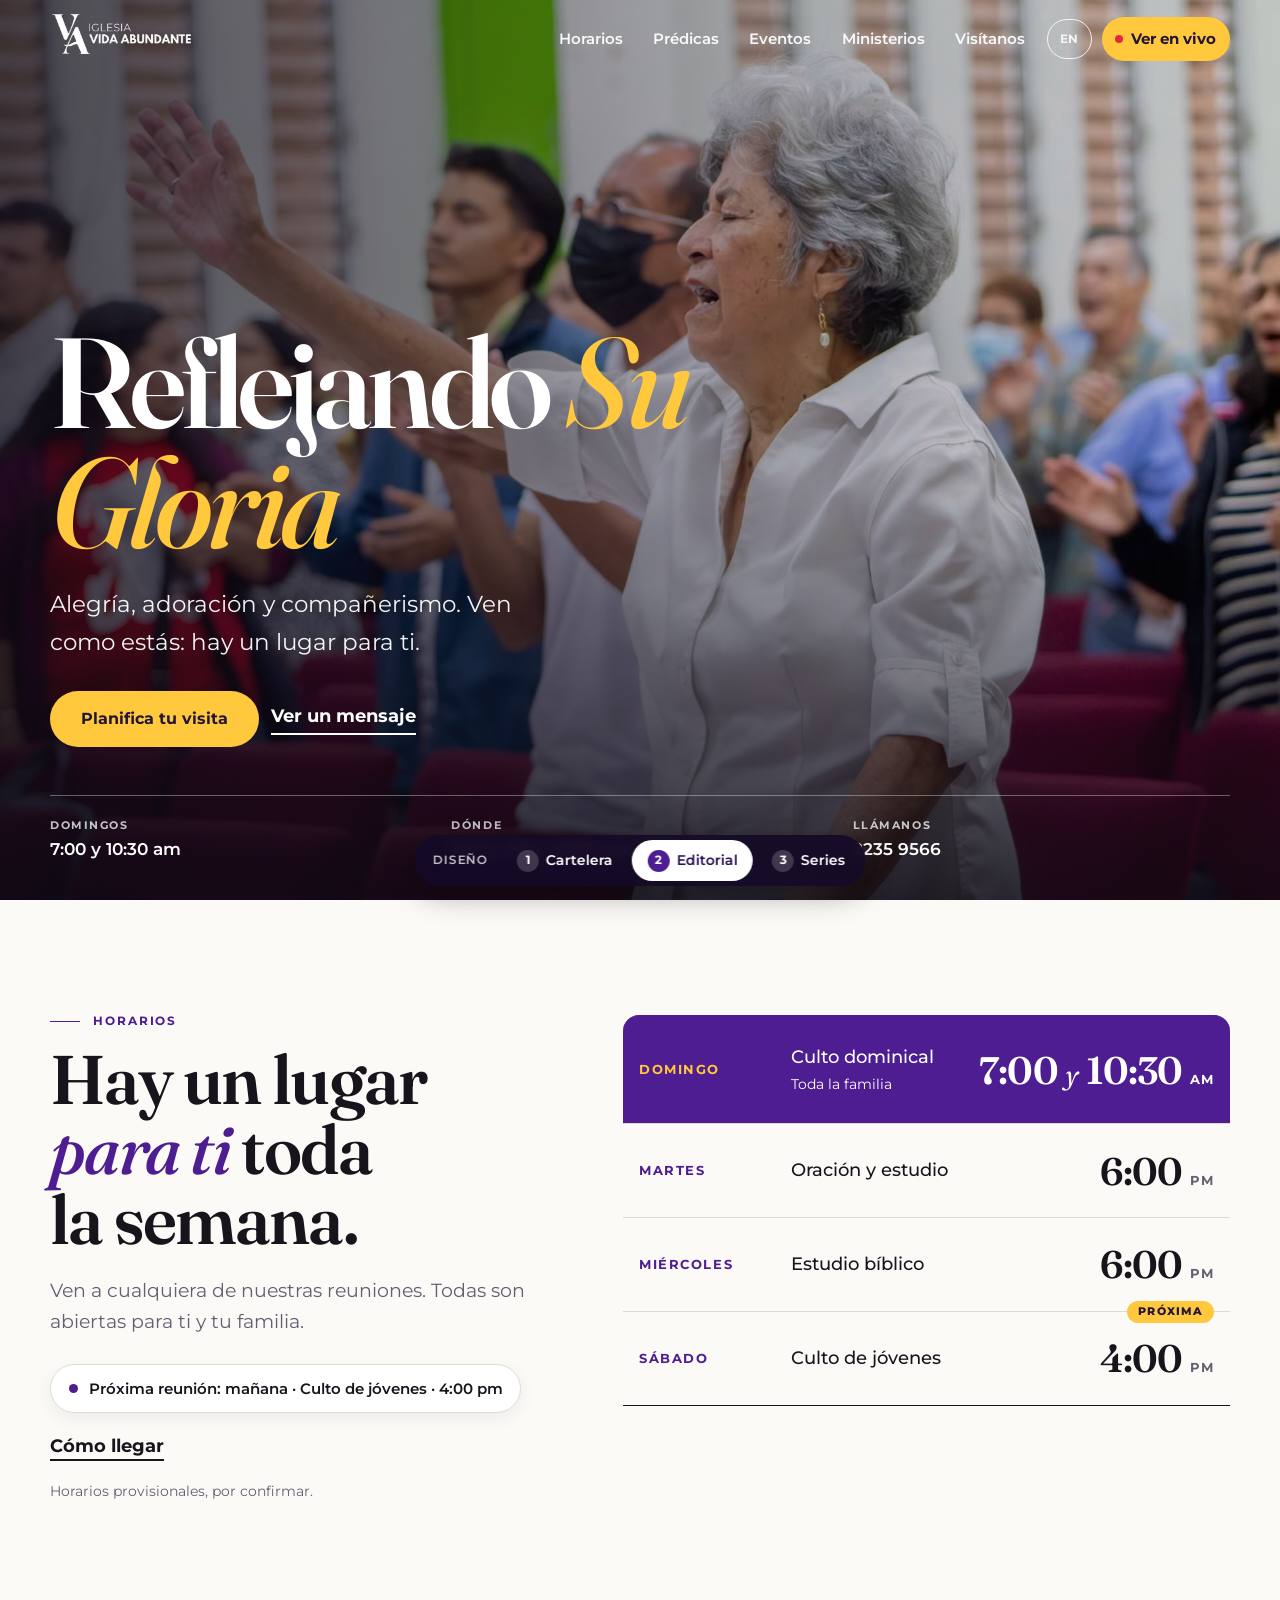
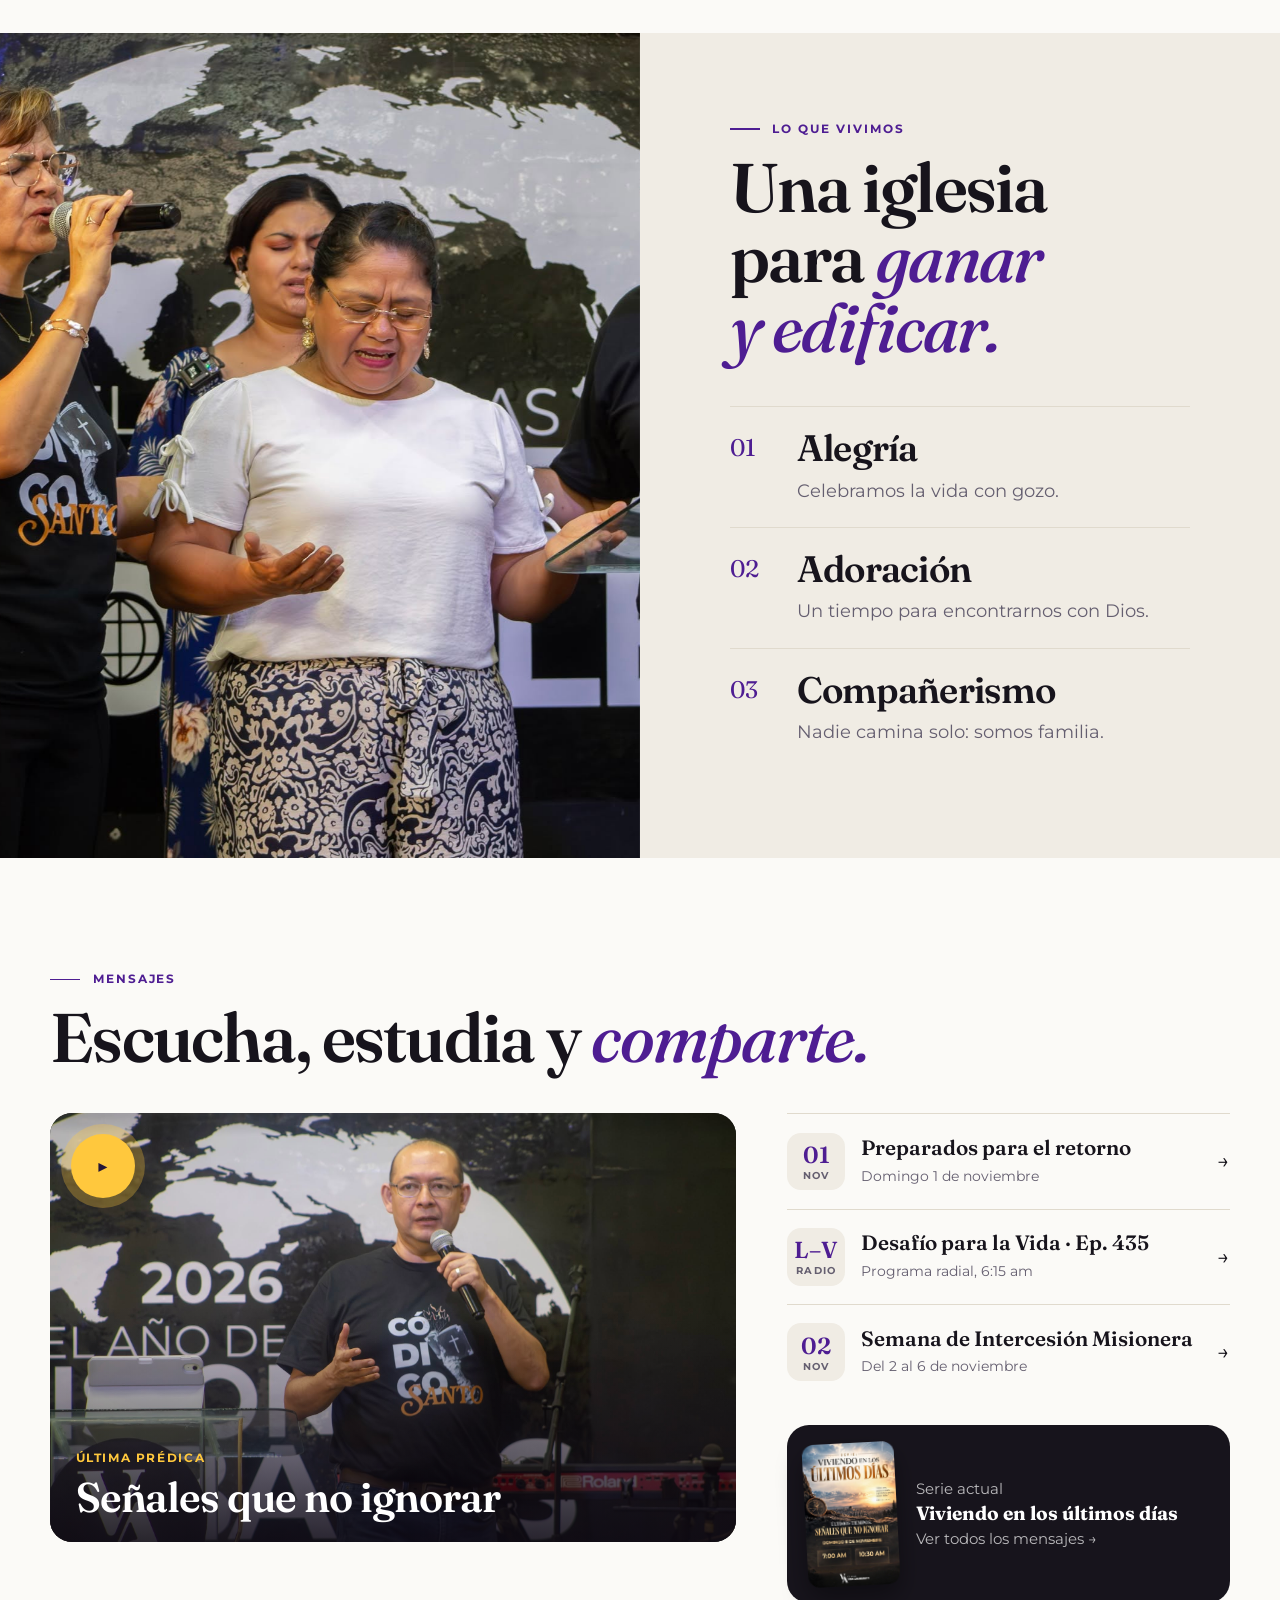
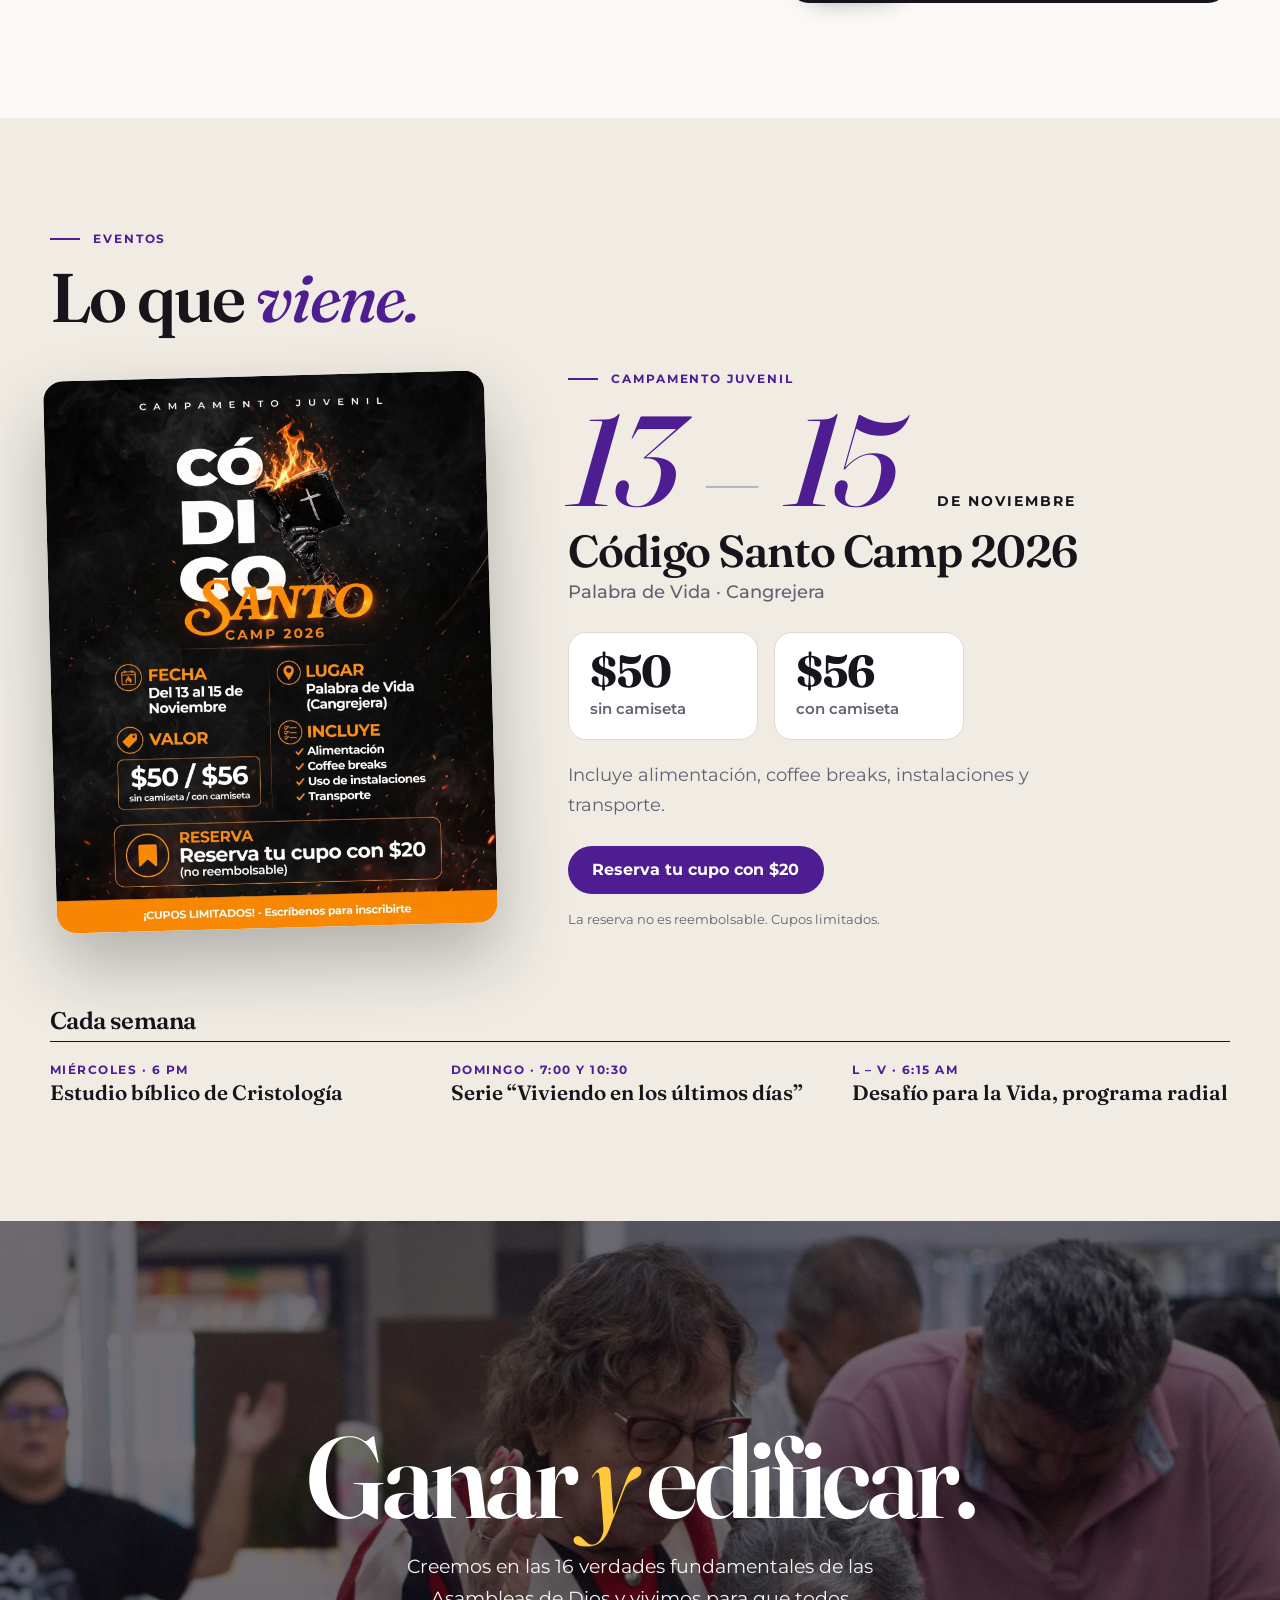
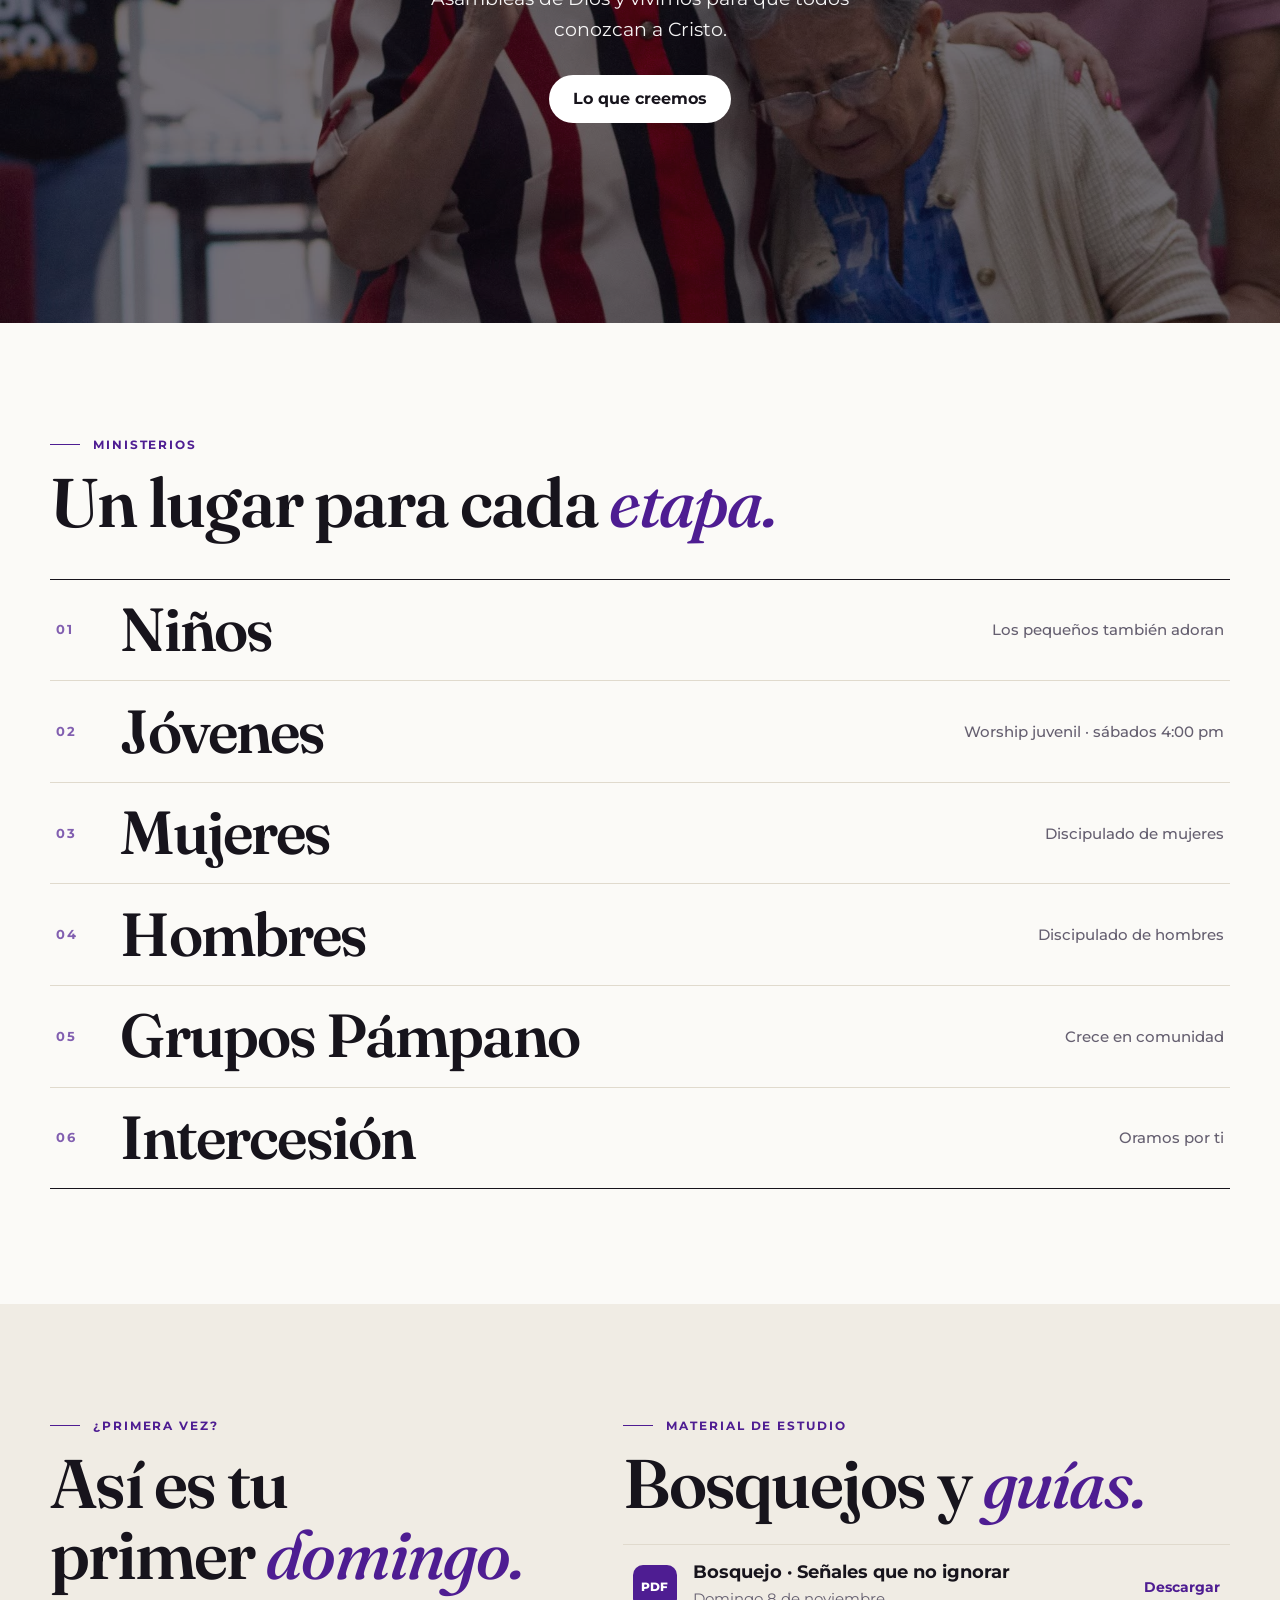
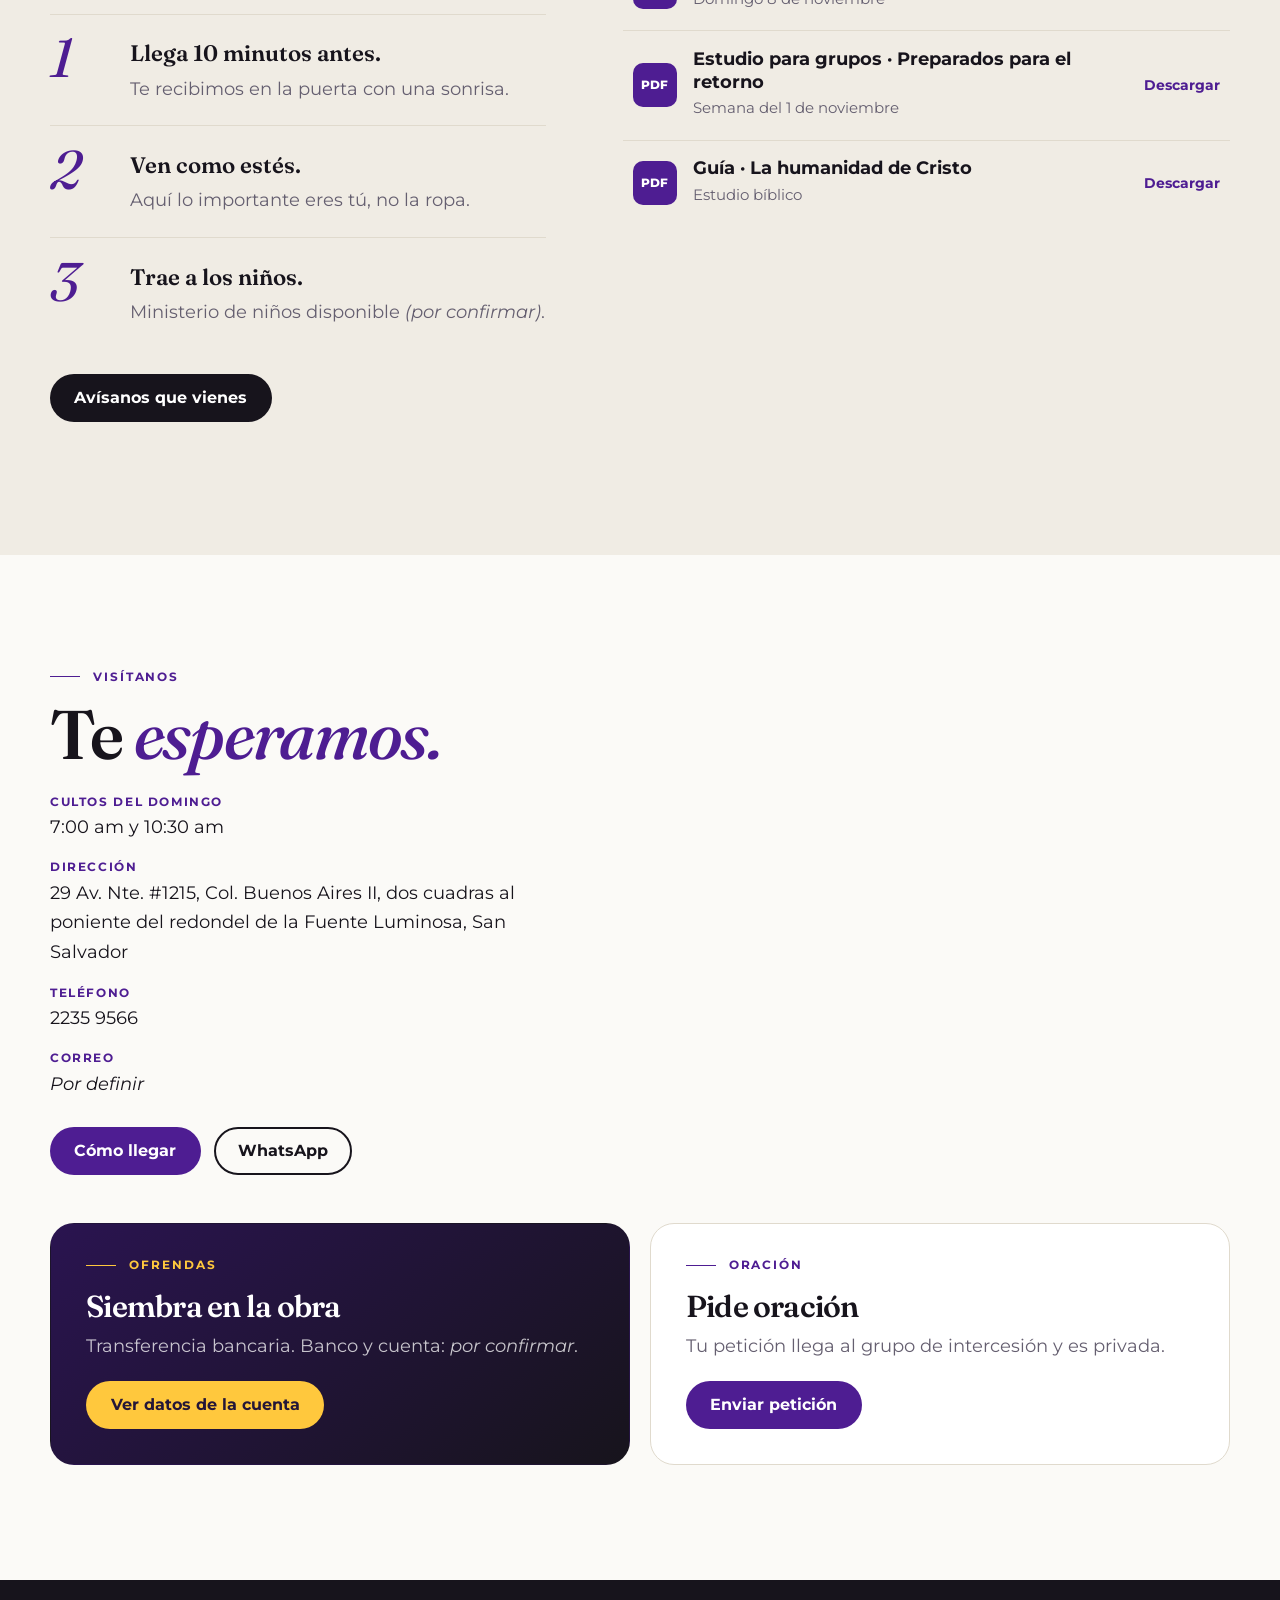
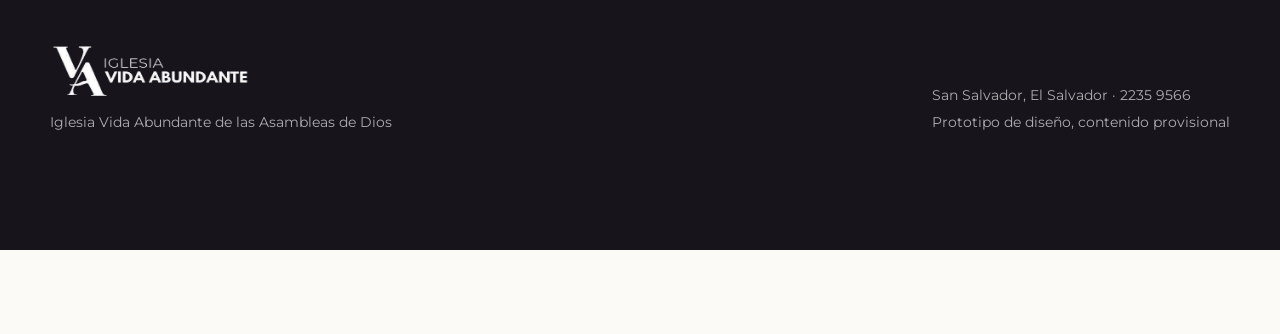
<file: home-editorial.html>
<!doctype html>
<html lang="es">
<head>
<meta charset="utf-8">
<meta name="viewport" content="width=device-width,initial-scale=1">
<meta name="robots" content="noindex,nofollow">
<meta name="theme-color" content="#FBFAF7">
<title>Iglesia Vida Abundante · Versión 2 Editorial</title>
<link rel="icon" href="assets/monograma-morado.png">
<link rel="preconnect" href="https://fonts.googleapis.com"><link rel="preconnect" href="https://fonts.gstatic.com" crossorigin>
<link href="https://fonts.googleapis.com/css2?family=Fraunces:ital,opsz,wght@0,9..144,500;0,9..144,600;0,9..144,700;1,9..144,500&family=Montserrat:wght@400;500;600;700;800&display=swap" rel="stylesheet">
<link rel="stylesheet" href="css/base.css">
<link rel="stylesheet" href="css/editorial.css">
<script>document.documentElement.classList.add('js')</script>
</head>
<body data-version="editorial">
<a class="skip" href="#contenido">Saltar al contenido</a>

<header class="hd" id="inicio">
  <div class="wrap">
    <a href="#inicio" aria-label="Iglesia Vida Abundante, inicio"><img class="logo-w" src="assets/logo-blanco.png" alt="Iglesia Vida Abundante" width="230" height="71"><img class="logo-p" src="assets/logo-morado.png" alt="" width="230" height="71"></a>
    <button class="menu-btn" aria-expanded="false">Menú</button>
    <nav class="nav" data-nav aria-label="Principal">
      <a href="#horarios" data-en="Schedule">Horarios</a>
      <a href="#predicas" data-en="Messages">Prédicas</a>
      <a href="#eventos" data-en="Events">Eventos</a>
      <a href="#ministerios" data-en="Ministries">Ministerios</a>
      <a href="#visitanos" data-en="Visit us">Visítanos</a>
      <button class="lang" data-lang-toggle type="button">EN</button>
      <a class="live" href="https://www.youtube.com/" target="_blank" rel="noopener" data-en="Watch live">Ver en vivo</a>
    </nav>
  </div>
</header>

<main id="contenido">

<section class="hero" aria-label="Bienvenida">
  <img class="bg" src="assets/fotos/congregacion.jpg" alt="Hermana adorando con la mano levantada durante el culto" width="2048" height="1365">
  <div class="wrap">
    <h1><span data-en="Reflecting">Reflejando</span> <em data-en="His Glory">Su Gloria</em></h1>
    <p data-en="Joy, worship and fellowship. Come as you are: there is a place for you.">Alegría, adoración y compañerismo. Ven como estás: hay un lugar para ti.</p>
    <div class="cta"><a class="btn btn-gold" href="#horarios" data-en="Plan your visit">Planifica tu visita</a><a class="textlink" href="#predicas" data-en="Watch a message">Ver un mensaje</a></div>
    <div class="facts">
      <div><small data-en="Sundays">Domingos</small><b>7:00 y 10:30 am</b></div>
      <div><small data-en="Where">Dónde</small><b>29 Av. Nte. #1215, San Salvador</b></div>
      <div><small data-en="Call us">Llámanos</small><b>2235 9566</b></div>
    </div>
  </div>
</section>

<section class="sec" id="horarios">
  <div class="wrap two">
    <div class="rv stick">
      <span class="eyebrow" data-en="Schedule">Horarios</span>
      <h2 class="h2">Hay un lugar <em>para ti</em> toda la semana.</h2>
      <p class="lead">Ven a cualquiera de nuestras reuniones. Todas son abiertas para ti y tu familia.</p>
      <p class="nextline"><i aria-hidden="true"></i><span id="next-ed">Próxima reunión: domingo · 7:00 am</span></p>
      <p><a class="textlink" href="#visitanos" data-en="How to get here">Cómo llegar</a></p>
      <p class="note">Horarios provisionales, por confirmar.</p>
    </div>
    <div class="rows rv" id="rows">
      <div class="row sunrow" data-day="0"><span class="d">Domingo</span><span class="w">Culto dominical<small>Toda la familia</small></span><span class="t">7:00 <i>y</i> 10:30 <small>am</small></span></div>
      <div class="row" data-day="2"><span class="d">Martes</span><span class="w">Oración y estudio</span><span class="t">6:00 <small>pm</small></span></div>
      <div class="row" data-day="3"><span class="d">Miércoles</span><span class="w">Estudio bíblico</span><span class="t">6:00 <small>pm</small></span></div>
      <div class="row" data-day="6"><span class="d">Sábado</span><span class="w">Culto de jóvenes</span><span class="t">4:00 <small>pm</small></span></div>
    </div>
  </div>
</section>

<section class="split" id="valores" aria-label="Lo que vivimos">
  <div class="ph"><img src="assets/fotos/tarima-oracion.jpg" alt="Equipo orando junto en la tarima" loading="lazy" width="2048" height="1365"></div>
  <div class="tx rv">
    <span class="eyebrow" data-en="What we live">Lo que vivimos</span>
    <h2 class="h2">Una iglesia para <em>ganar y edificar.</em></h2>
    <ol class="vals">
      <li><b data-en="Joy">Alegría</b><span>Celebramos la vida con gozo.</span></li>
      <li><b data-en="Worship">Adoración</b><span>Un tiempo para encontrarnos con Dios.</span></li>
      <li><b data-en="Fellowship">Compañerismo</b><span>Nadie camina solo: somos familia.</span></li>
    </ol>
  </div>
</section>

<section class="sec" id="predicas">
  <div class="wrap">
    <div class="rv">
      <span class="eyebrow" data-en="Messages">Mensajes</span>
      <h2 class="h2">Escucha, estudia y <em>comparte.</em></h2>
    </div>
    <div class="msgs">
      <a class="feat rv" href="https://www.youtube.com/" target="_blank" rel="noopener" aria-label="Ver la última prédica en YouTube">
        <img src="assets/fotos/pastor.jpg" alt="El pastor predicando" loading="lazy" width="2048" height="1365">
        <span class="play" aria-hidden="true">▶</span>
        <div class="in"><small data-en="Latest message">Última prédica</small><h3>Señales que no ignorar</h3></div>
      </a>
      <div class="rv">
        <ul class="mlist">
          <li><a href="#"><span class="dd"><b>01</b>Nov</span><span><b>Preparados para el retorno</b><small>Domingo 1 de noviembre</small></span><span class="ar" aria-hidden="true">→</span></a></li>
          <li><a href="#"><span class="dd"><b>L–V</b>Radio</span><span><b>Desafío para la Vida · Ep. 435</b><small>Programa radial, 6:15 am</small></span><span class="ar" aria-hidden="true">→</span></a></li>
          <li><a href="#"><span class="dd"><b>02</b>Nov</span><span><b>Semana de Intercesión Misionera</b><small>Del 2 al 6 de noviembre</small></span><span class="ar" aria-hidden="true">→</span></a></li>
        </ul>
        <a class="serie-card" href="#"><img src="assets/fotos/serie-ultimos-dias.jpg" alt="Afiche de la serie" loading="lazy" width="168" height="260"><span><small>Serie actual</small><b>Viviendo en los últimos días</b><small>Ver todos los mensajes →</small></span></a>
      </div>
    </div>
  </div>
</section>

<section class="sec alt" id="eventos">
  <div class="wrap">
    <div class="rv">
      <span class="eyebrow" data-en="Events">Eventos</span>
      <h2 class="h2">Lo que <em>viene.</em></h2>
    </div>
    <div class="evt">
      <a class="poster rv" href="#" aria-label="Código Santo Camp 2026"><img src="assets/fotos/camp.jpg" alt="Afiche del Código Santo Camp 2026" loading="lazy" width="1280" height="1600"></a>
      <div class="rv">
        <span class="eyebrow">Campamento juvenil</span>
        <p class="dates"><span>13</span><i>—</i><span>15</span><em>de noviembre</em></p>
        <h3>Código Santo Camp 2026</h3>
        <p class="where">Palabra de Vida · Cangrejera</p>
        <div class="price">
          <div><b>$50</b><small>sin camiseta</small></div>
          <div><b>$56</b><small>con camiseta</small></div>
        </div>
        <p class="inc">Incluye alimentación, coffee breaks, instalaciones y transporte.</p>
        <a class="btn btn-brand" href="#">Reserva tu cupo con $20</a>
        <p class="fine">La reserva no es reembolsable. Cupos limitados.</p>
      </div>
    </div>
    <div class="weekly rv">
      <h3>Cada semana</h3>
      <ul class="elist">
        <li><b>Miércoles · 6 pm</b><span>Estudio bíblico de Cristología</span></li>
        <li><b>Domingo · 7:00 y 10:30</b><span>Serie “Viviendo en los últimos días”</span></li>
        <li><b>L – V · 6:15 am</b><span>Desafío para la Vida, programa radial</span></li>
      </ul>
    </div>
  </div>
</section>

<section class="band" aria-label="Nuestra misión">
  <img class="bg" src="assets/fotos/mujeres-oracion.jpg" alt="Dos hermanas orando juntas" loading="lazy" width="2048" height="1365">
  <div class="wrap rv">
    <h2>Ganar <em>y</em> edificar.</h2>
    <p>Creemos en las 16 verdades fundamentales de las Asambleas de Dios y vivimos para que todos conozcan a Cristo.</p>
    <a class="btn btn-white" href="#">Lo que creemos</a>
  </div>
</section>

<section class="sec" id="ministerios">
  <div class="wrap">
    <div class="rv">
      <span class="eyebrow" data-en="Ministries">Ministerios</span>
      <h2 class="h2">Un lugar para cada <em>etapa.</em></h2>
    </div>
    <nav class="idx rv" aria-label="Ministerios">
      <a href="#" data-color="#4E1D92"><i>01</i><strong>Niños</strong><span>Los pequeños también adoran</span></a>
      <a href="#" data-peek="assets/fotos/congregacion.jpg"><i>02</i><strong>Jóvenes</strong><span>Worship juvenil · sábados 4:00 pm</span></a>
      <a href="#" data-peek="assets/fotos/mujeres-oracion.jpg"><i>03</i><strong>Mujeres</strong><span>Discipulado de mujeres</span></a>
      <a href="#" data-color="#9534A7"><i>04</i><strong>Hombres</strong><span>Discipulado de hombres</span></a>
      <a href="#" data-peek="assets/fotos/adoracion-mayor.jpg"><i>05</i><strong>Grupos Pámpano</strong><span>Crece en comunidad</span></a>
      <a href="#" data-peek="assets/fotos/tarima-oracion.jpg"><i>06</i><strong>Intercesión</strong><span>Oramos por ti</span></a>
    </nav>
  </div>
</section>

<section class="sec alt" id="primera-vez">
  <div class="wrap two">
    <div class="rv">
      <span class="eyebrow" data-en="First time?">¿Primera vez?</span>
      <h2 class="h2">Así es tu primer <em>domingo.</em></h2>
      <ol class="steps">
        <li><span><b>Llega 10 minutos antes.</b>Te recibimos en la puerta con una sonrisa.</span></li>
        <li><span><b>Ven como estés.</b>Aquí lo importante eres tú, no la ropa.</span></li>
        <li><span><b>Trae a los niños.</b>Ministerio de niños disponible <i>(por confirmar)</i>.</span></li>
      </ol>
      <p style="margin-top:1.6rem"><a class="btn btn-ink" href="#visitanos">Avísanos que vienes</a></p>
    </div>
    <div class="rv">
      <span class="eyebrow" data-en="Study material">Material de estudio</span>
      <h2 class="h2">Bosquejos y <em>guías.</em></h2>
      <ul class="pdfs">
        <li><a href="#"><span class="ic">PDF</span><span><b>Bosquejo · Señales que no ignorar</b><small>Domingo 8 de noviembre</small></span><span class="dl">Descargar</span></a></li>
        <li><a href="#"><span class="ic">PDF</span><span><b>Estudio para grupos · Preparados para el retorno</b><small>Semana del 1 de noviembre</small></span><span class="dl">Descargar</span></a></li>
        <li><a href="#"><span class="ic">PDF</span><span><b>Guía · La humanidad de Cristo</b><small>Estudio bíblico</small></span><span class="dl">Descargar</span></a></li>
      </ul>
    </div>
  </div>
</section>

<section class="sec" id="visitanos">
  <div class="wrap">
    <div class="visit">
      <div class="rv">
        <span class="eyebrow" data-en="Visit us">Visítanos</span>
        <h2 class="h2">Te <em>esperamos.</em></h2>
        <dl>
          <dt>Cultos del domingo</dt><dd>7:00 am y 10:30 am</dd>
          <dt>Dirección</dt><dd>29 Av. Nte. #1215, Col. Buenos Aires II, dos cuadras al poniente del redondel de la Fuente Luminosa, San Salvador</dd>
          <dt>Teléfono</dt><dd>2235 9566</dd>
          <dt>Correo</dt><dd><i>Por definir</i></dd>
        </dl>
        <div style="display:flex;flex-wrap:wrap;gap:.8rem"><a class="btn btn-brand" href="https://www.google.com/maps/search/?api=1&query=29+Av+Nte+1215+San+Salvador" target="_blank" rel="noopener" data-en="How to get here">Cómo llegar</a><a class="btn btn-line" href="#">WhatsApp</a></div>
      </div>
      <iframe class="map rv" title="Mapa de la iglesia" loading="lazy" src="https://maps.google.com/maps?q=29+Av+Nte+1215+San+Salvador+El+Salvador&output=embed"></iframe>
    </div>
    <div class="cards">
      <div class="card ink rv"><span class="eyebrow" style="color:var(--gold)">Ofrendas</span><h3>Siembra en la obra</h3><p>Transferencia bancaria. Banco y cuenta: <i>por confirmar</i>.</p><a class="btn btn-gold" href="#">Ver datos de la cuenta</a></div>
      <div class="card rv"><span class="eyebrow">Oración</span><h3>Pide oración</h3><p>Tu petición llega al grupo de intercesión y es privada.</p><a class="btn btn-brand" href="#">Enviar petición</a></div>
    </div>
  </div>
</section>
</main>

<footer>
  <div class="wrap">
    <div><img src="assets/logo-blanco.png" alt="Iglesia Vida Abundante" width="200" height="62"><p>Iglesia Vida Abundante de las Asambleas de Dios</p></div>
    <div><p>San Salvador, El Salvador · 2235 9566</p><p>Prototipo de diseño, contenido provisional</p></div>
  </div>
</footer>

<script>
(function(){
  var hd=document.querySelector('.hd');
  function sc(){hd.classList.toggle('solid',scrollY>40)} sc(); addEventListener('scroll',sc,{passive:true});
  var els=[].slice.call(document.querySelectorAll('.rv'));
  if('IntersectionObserver' in window && !matchMedia('(prefers-reduced-motion: reduce)').matches){
    var io=new IntersectionObserver(function(es){es.forEach(function(e){if(e.isIntersecting){e.target.classList.add('in');io.unobserve(e.target)}})},{threshold:.12});
    els.forEach(function(e){io.observe(e)});
  } else { els.forEach(function(e){e.classList.add('in')}); }

  /* Próxima reunión (hora de El Salvador) */
  (function(){
    var M=[[0,7,0],[0,10,30],[2,18,0],[3,18,0],[6,16,0]],
        N=['domingo','lunes','martes','miércoles','jueves','viernes','sábado'],
        W={0:'Culto dominical',2:'Oración y estudio',3:'Estudio bíblico',6:'Culto de jóvenes'};
    function fmt(h,m){return (h%12||12)+':'+(m<10?'0':'')+m+(h<12?' am':' pm')}
    var d; try{ d=new Date(new Date().toLocaleString('en-US',{timeZone:'America/El_Salvador'})) }catch(e){ d=new Date() }
    var now=d.getDay()*1440+d.getHours()*60+d.getMinutes(), best=null, bd=1e9;
    M.forEach(function(m){var diff=(m[0]*1440+m[1]*60+m[2]-now+10080)%10080; if(diff<bd){bd=diff;best=m}});
    var off=(best[0]-d.getDay()+7)%7, when=(off===0&&bd<1440)?'hoy':(off===1?'mañana':'el '+N[best[0]]);
    var t=document.getElementById('next-ed');
    if(t) t.textContent='Próxima reunión: '+when+' · '+W[best[0]]+' · '+fmt(best[1],best[2]);
    var r=document.querySelector('#rows [data-day="'+best[0]+'"]'); if(r) r.classList.add('next');
  })();

  /* Ministerios: foto que sigue al cursor */
  (function(){
    if(!matchMedia('(hover:hover) and (pointer:fine)').matches) return;
    var peek=document.createElement('div'); peek.className='peek'; peek.innerHTML='<img alt="">'; document.body.appendChild(peek);
    var img=peek.firstChild, x=0,y=0,cx=0,cy=0, on=false;
    function loop(){ cx+=(x-cx)*.16; cy+=(y-cy)*.16; peek.style.transform='translate('+cx+'px,'+cy+'px) rotate('+Math.max(-6,Math.min(6,(x-cx)*.05))+'deg)'; if(on) requestAnimationFrame(loop) }
    [].forEach.call(document.querySelectorAll('.idx a'),function(a){
      a.addEventListener('mouseenter',function(e){
        if(a.dataset.peek){ img.src=a.dataset.peek; img.style.display='block'; peek.style.background='' } else { img.style.display='none'; peek.style.background=a.dataset.color }
        x=cx=e.clientX+36; y=cy=e.clientY-150; peek.classList.add('on'); if(!on){on=true;loop()}
      });
      a.addEventListener('mousemove',function(e){ x=e.clientX+36; y=e.clientY-150 });
      a.addEventListener('mouseleave',function(){ on=false; peek.classList.remove('on') });
    });
  })();
})();
</script>
<script src="js/common.js"></script>
</body>
</html>
</file>
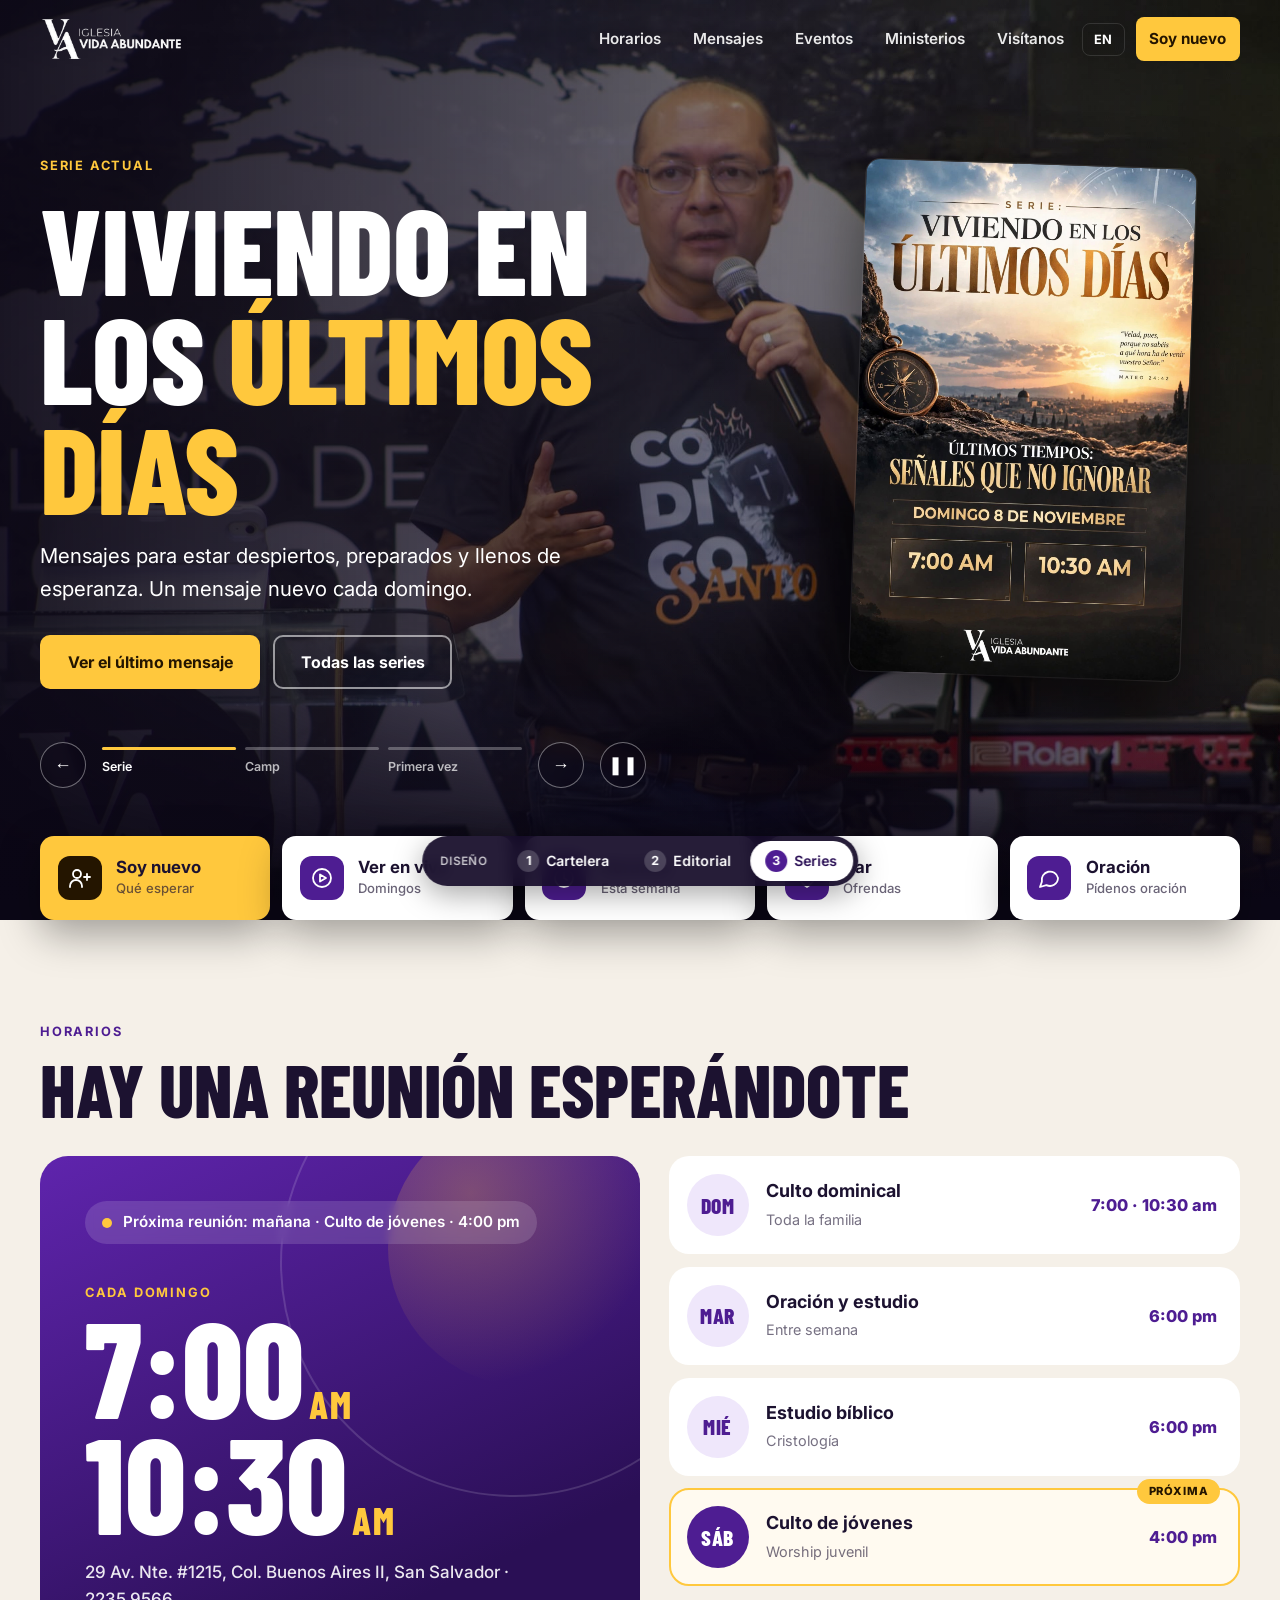
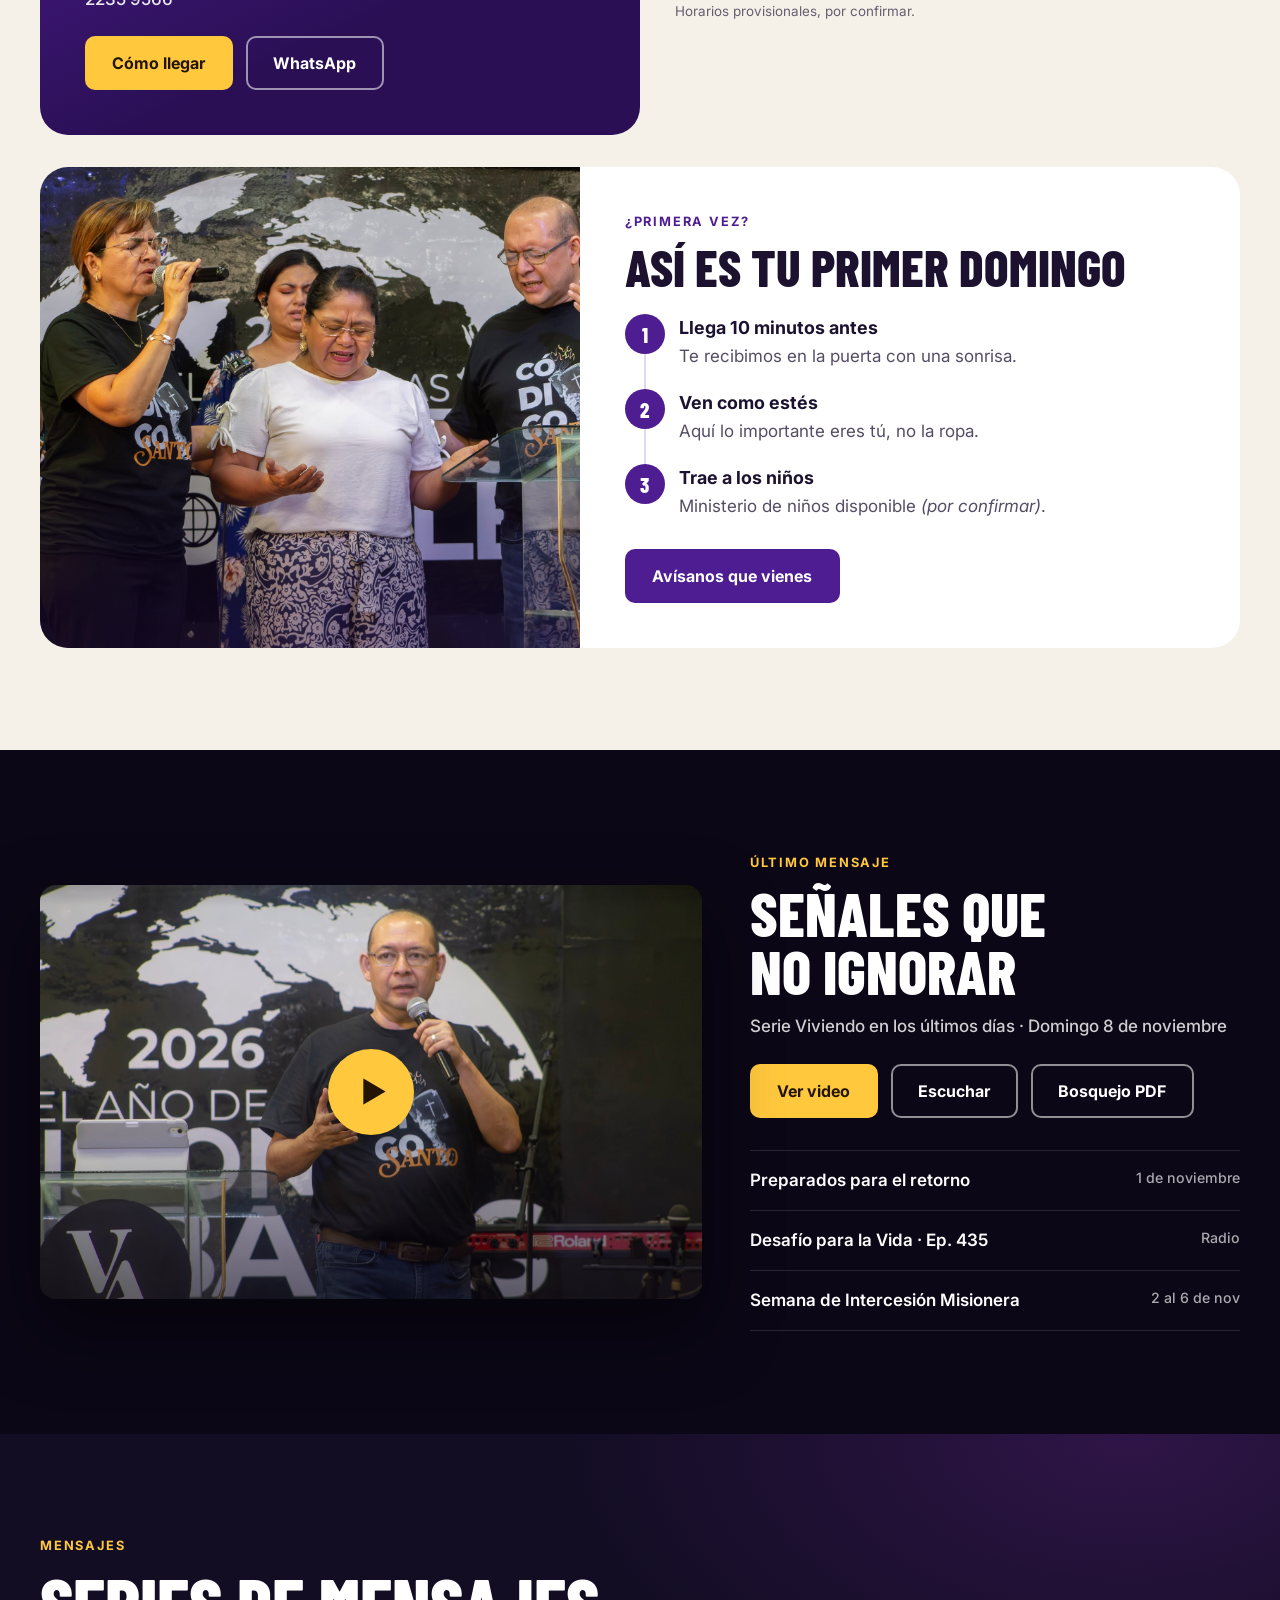
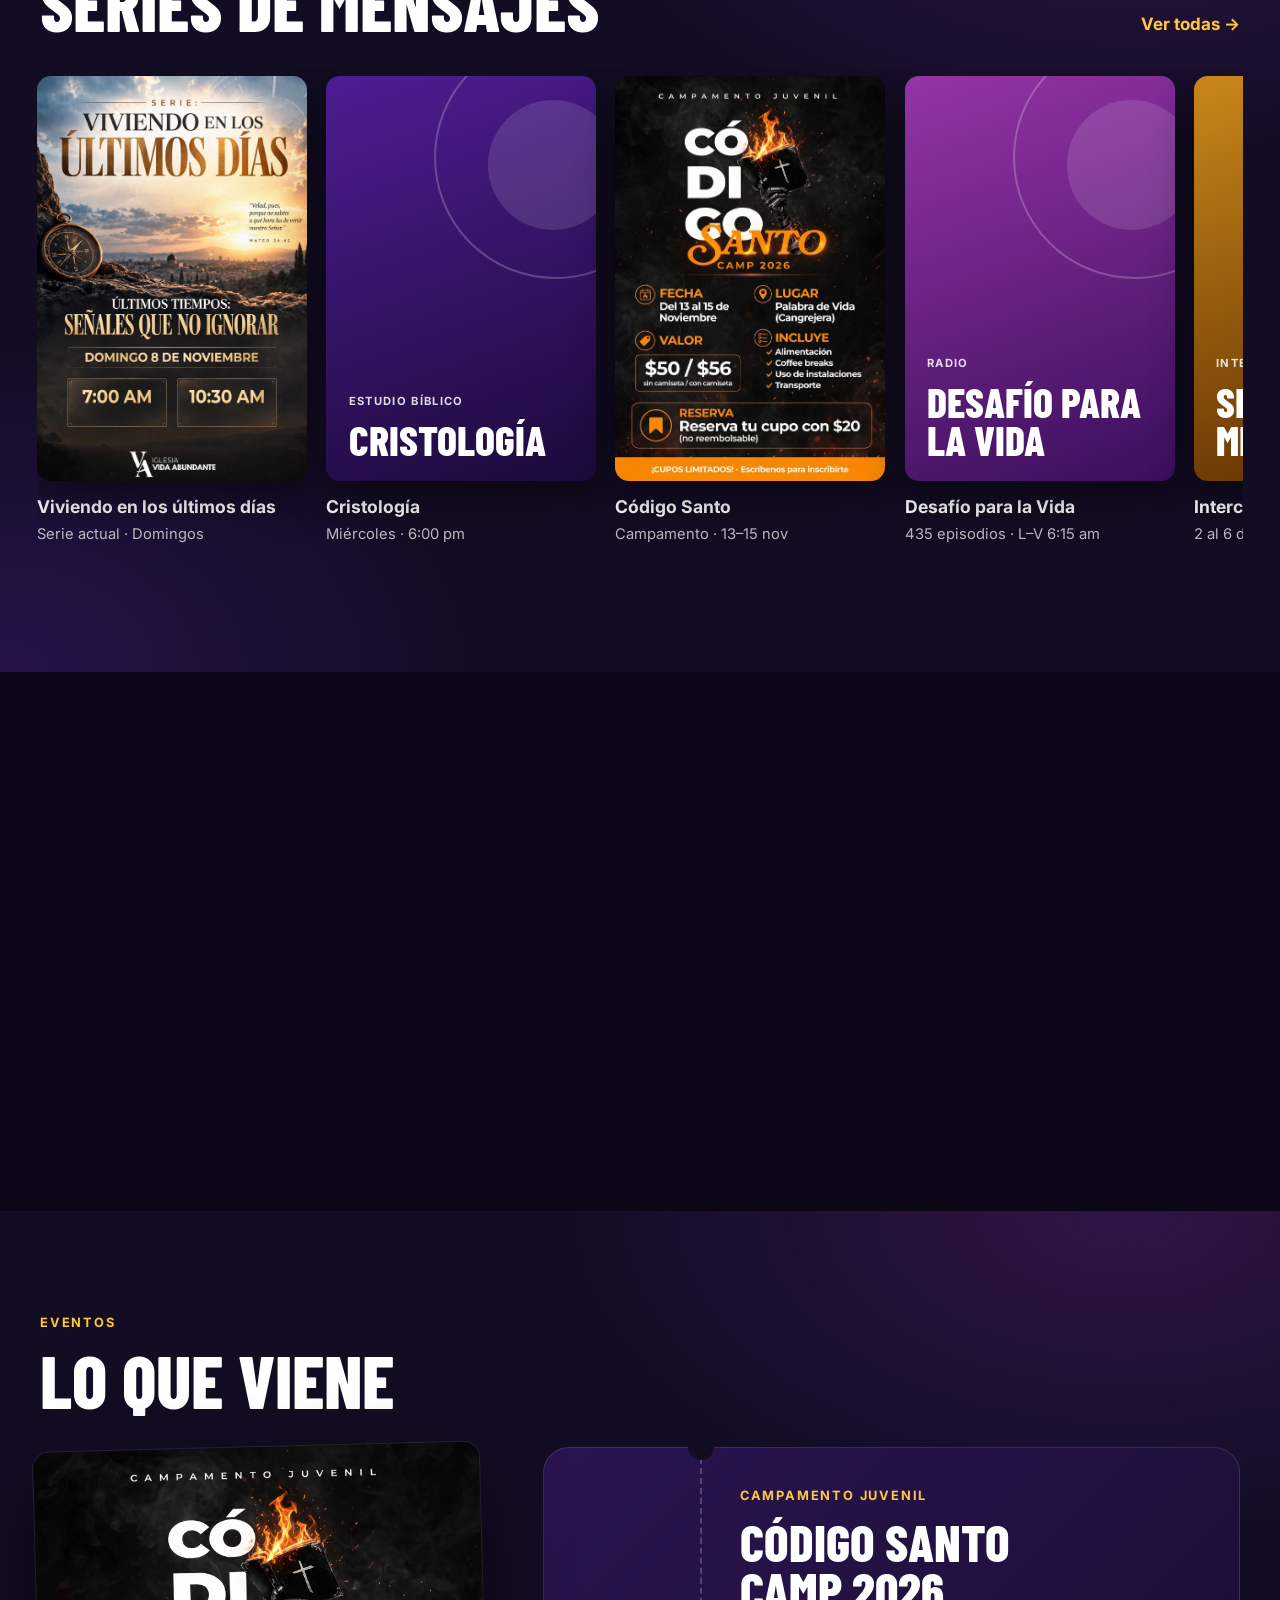
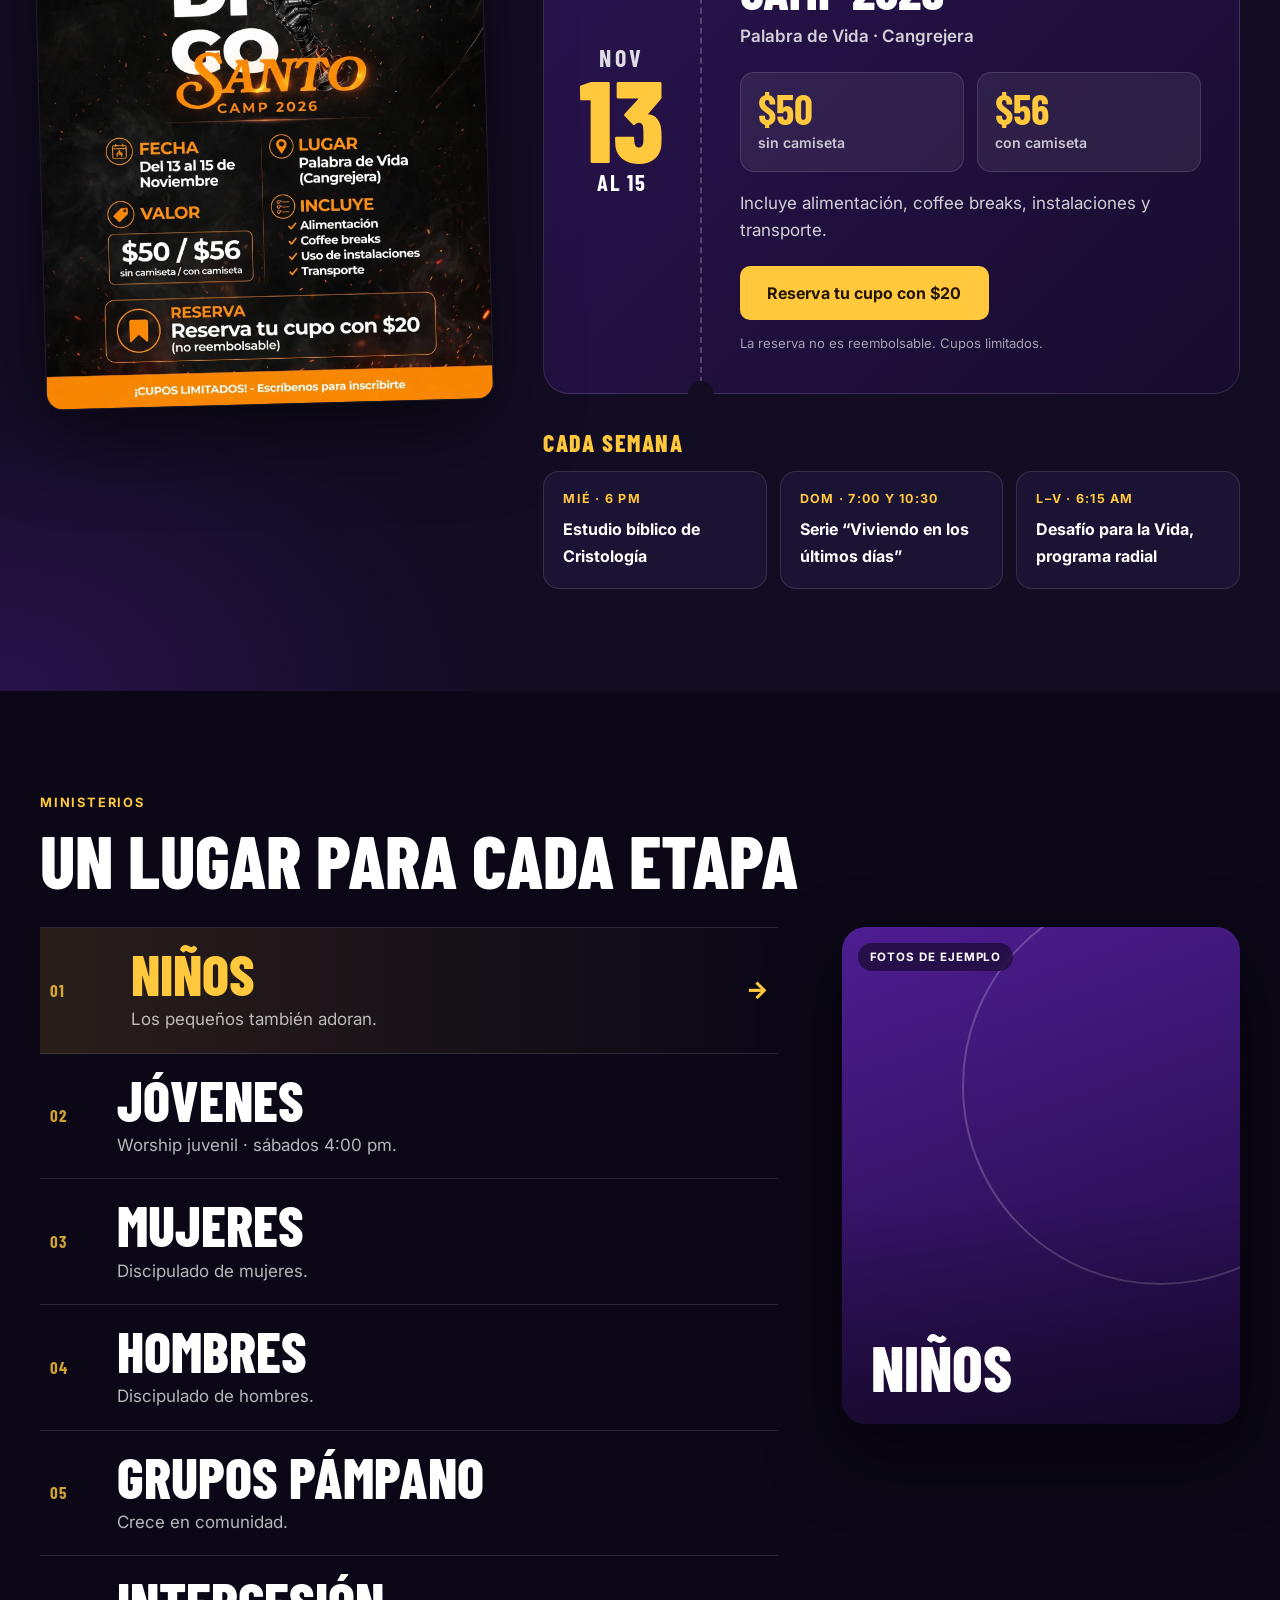
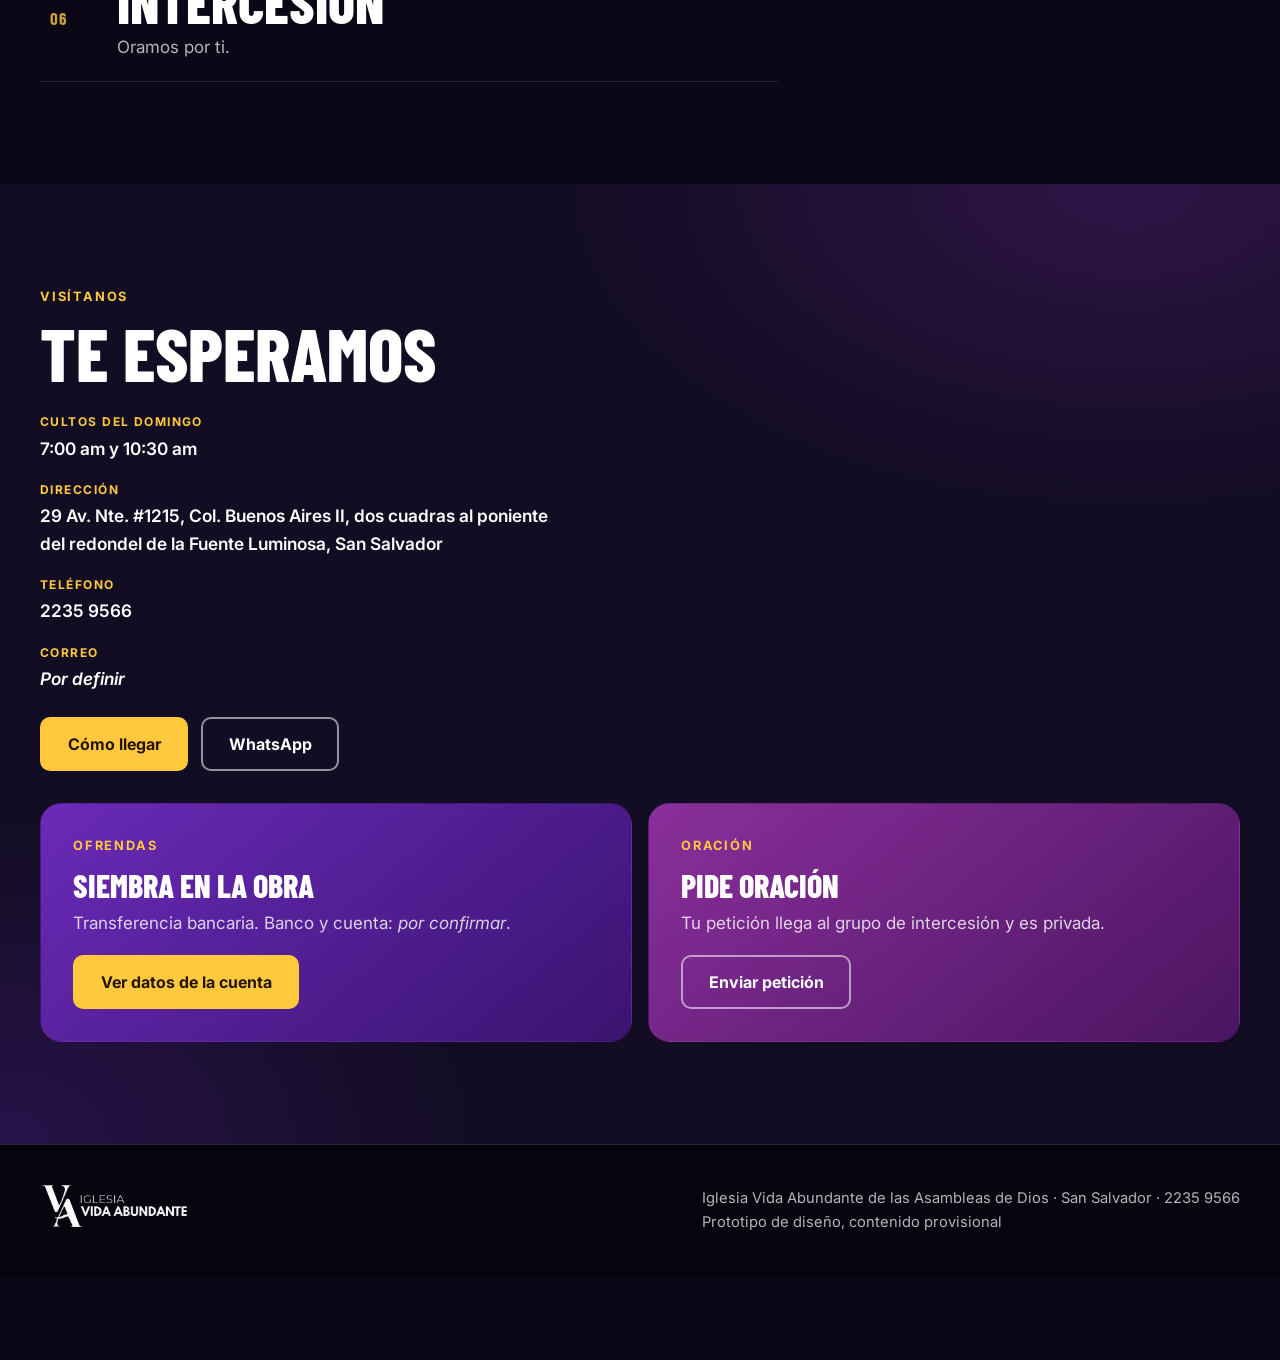
<file: home-series.html>
<!doctype html>
<html lang="es">
<head>
<meta charset="utf-8">
<meta name="viewport" content="width=device-width,initial-scale=1">
<meta name="robots" content="noindex,nofollow">
<meta name="theme-color" content="#0B0716">
<title>Iglesia Vida Abundante · Versión 3 Series</title>
<link rel="icon" href="assets/monograma-blanco.png">
<link rel="preconnect" href="https://fonts.googleapis.com"><link rel="preconnect" href="https://fonts.gstatic.com" crossorigin>
<link href="https://fonts.googleapis.com/css2?family=Barlow+Condensed:wght@700;800&family=Inter:wght@400;500;600;700;800&display=swap" rel="stylesheet">
<link rel="stylesheet" href="css/base.css">
<link rel="stylesheet" href="css/series.css">
<script>document.documentElement.classList.add('js')</script>
</head>
<body data-version="series">
<a class="skip" href="#contenido">Saltar al contenido</a>

<header class="top" id="inicio">
  <div class="container">
    <a href="#inicio" aria-label="Iglesia Vida Abundante, inicio"><img src="assets/logo-blanco.png" alt="Iglesia Vida Abundante" width="210" height="65"></a>
    <button class="menu-btn" aria-expanded="false" aria-label="Abrir menú">Menú</button>
    <nav class="nav" data-nav aria-label="Principal">
      <a href="#domingo" data-en="Schedule">Horarios</a>
      <a href="#series" data-en="Messages">Mensajes</a>
      <a href="#eventos" data-en="Events">Eventos</a>
      <a href="#ministerios" data-en="Ministries">Ministerios</a>
      <a href="#visitanos" data-en="Visit us">Visítanos</a>
      <button class="lang" data-lang-toggle type="button">EN</button>
      <a class="new" href="#domingo" data-en="I'm new">Soy nuevo</a>
    </nav>
  </div>
</header>

<main id="contenido">

<section class="stage" id="carrusel" role="region" aria-roledescription="carrusel" aria-label="Destacados">
  <div class="slide on" aria-label="1 de 3">
    <img class="bg" src="assets/fotos/pastor.jpg" alt="" width="2048" height="1365">
    <div class="container">
      <div class="txt">
        <span class="tag" data-en="Current series">Serie actual</span>
        <h1>Viviendo en los <em>últimos días</em></h1>
        <p class="lead" data-en="Messages to stay awake, prepared and full of hope. A new message every Sunday.">Mensajes para estar despiertos, preparados y llenos de esperanza. Un mensaje nuevo cada domingo.</p>
        <div class="btns"><a class="btn btn-gold" href="https://www.youtube.com/" target="_blank" rel="noopener" data-en="Watch the latest message">Ver el último mensaje</a><a class="btn btn-out" href="#series" data-en="All series">Todas las series</a></div>
      </div>
      <div class="art"><img src="assets/fotos/serie-ultimos-dias.jpg" alt="Afiche de la serie Viviendo en los últimos días" width="640" height="992"></div>
    </div>
  </div>

  <div class="slide" aria-label="2 de 3">
    <img class="bg blur" src="assets/fotos/camp.jpg" alt="" width="1408" height="1760">
    <div class="container">
      <div class="txt">
        <span class="tag">13 al 15 de noviembre</span>
        <h1>Código <em>Santo</em> Camp</h1>
        <p class="lead">Tres días de campamento juvenil en Palabra de Vida (Cangrejera). Reserva tu cupo con $20.</p>
        <div class="btns"><a class="btn btn-gold" href="#eventos">Ver los detalles</a></div>
      </div>
      <div class="art"><img src="assets/fotos/camp.jpg" alt="Afiche del Código Santo Camp 2026" width="704" height="880"></div>
    </div>
  </div>

  <div class="slide" aria-label="3 de 3">
    <img class="bg" src="assets/fotos/congregacion.jpg" alt="" width="2048" height="1365">
    <div class="container">
      <div class="txt">
        <span class="tag" data-en="First time?">¿Primera vez?</span>
        <h1>Hay un lugar <em>para ti</em></h1>
        <p class="lead" data-en="Joy, worship and fellowship. Come as you are; we will welcome you at the door.">Alegría, adoración y compañerismo. Ven como estás: te recibimos en la puerta.</p>
        <div class="btns"><a class="btn btn-gold" href="#domingo" data-en="Plan your visit">Planifica tu visita</a><a class="btn btn-out" href="#visitanos" data-en="How to get here">Cómo llegar</a></div>
      </div>
    </div>
  </div>

  <div class="ctl">
    <div class="container">
      <button class="arr" data-prev aria-label="Anterior">←</button>
      <div class="dots" role="tablist" aria-label="Elegir destacado">
        <button class="dot" aria-current="true" aria-label="Serie actual"><i></i><span>Serie</span></button>
        <button class="dot" aria-label="Código Santo Camp"><i></i><span>Camp</span></button>
        <button class="dot" aria-label="Primera vez"><i></i><span>Primera vez</span></button>
      </div>
      <button class="arr" data-next aria-label="Siguiente">→</button>
      <button class="arr" data-pause aria-label="Pausar carrusel" aria-pressed="false">❚❚</button>
    </div>
  </div>
</section>

<nav class="quick" aria-label="Accesos rápidos">
  <div class="container">
    <ul>
      <li><a href="#domingo"><svg viewBox="0 0 24 24" aria-hidden="true"><circle cx="9" cy="8" r="4"/><path d="M2 21v-1a6 6 0 0 1 12 0v1M19 8v6M16 11h6"/></svg><span><b data-en="I'm new">Soy nuevo</b><small>Qué esperar</small></span></a></li>
      <li><a href="https://www.youtube.com/" target="_blank" rel="noopener"><svg viewBox="0 0 24 24" aria-hidden="true"><circle cx="12" cy="12" r="9"/><path d="M10 8.5v7l6-3.5z"/></svg><span><b data-en="Watch live">Ver en vivo</b><small>Domingos</small></span></a></li>
      <li><a href="#domingo"><svg viewBox="0 0 24 24" aria-hidden="true"><circle cx="12" cy="12" r="9"/><path d="M12 7v5l3 2"/></svg><span><b data-en="Schedule">Horarios</b><small>Esta semana</small></span></a></li>
      <li><a href="#visitanos"><svg viewBox="0 0 24 24" aria-hidden="true"><path d="M12 21s-8-5.2-8-11a4.5 4.5 0 0 1 8-2.8A4.5 4.5 0 0 1 20 10c0 5.8-8 11-8 11z"/></svg><span><b data-en="Give">Dar</b><small>Ofrendas</small></span></a></li>
      <li><a href="#visitanos"><svg viewBox="0 0 24 24" aria-hidden="true"><path d="M21 12a8 8 0 0 1-11.6 7.1L3 21l1.9-5.4A8 8 0 1 1 21 12z"/></svg><span><b data-en="Prayer">Oración</b><small>Pídenos oración</small></span></a></li>
    </ul>
  </div>
</nav>

<section class="sec light" id="domingo">
  <div class="container">
    <div class="sh rv"><div><span class="eyebrow" data-en="Schedule">Horarios</span><h2 class="h2">Hay una reunión esperándote</h2></div></div>
    <div class="week">
      <div class="nextup rv">
        <div>
          <p class="live-pill"><i aria-hidden="true"></i><span id="next-txt">Próxima reunión: domingo · 7:00 am</span></p>
        </div>
        <div>
          <p class="cada">Cada domingo</p>
          <div class="times"><div>7:00<small>am</small></div><div>10:30<small>am</small></div></div>
          <p class="addr">29 Av. Nte. #1215, Col. Buenos Aires II, San Salvador · 2235&nbsp;9566</p>
          <div class="btns"><a class="btn btn-gold" href="https://www.google.com/maps/search/?api=1&amp;query=29+Av+Nte+1215+San+Salvador" target="_blank" rel="noopener" data-en="How to get here">Cómo llegar</a><a class="btn btn-out" href="#">WhatsApp</a></div>
        </div>
      </div>
      <div class="rv">
        <ul class="days" id="days">
          <li data-day="0"><span class="chip">Dom</span><span class="what"><b>Culto dominical</b><small>Toda la familia</small></span><span class="when">7:00 · 10:30 am</span></li>
          <li data-day="2"><span class="chip">Mar</span><span class="what"><b>Oración y estudio</b><small>Entre semana</small></span><span class="when">6:00 pm</span></li>
          <li data-day="3"><span class="chip">Mié</span><span class="what"><b>Estudio bíblico</b><small>Cristología</small></span><span class="when">6:00 pm</span></li>
          <li data-day="6"><span class="chip">Sáb</span><span class="what"><b>Culto de jóvenes</b><small>Worship juvenil</small></span><span class="when">4:00 pm</span></li>
        </ul>
        <p class="note">Horarios provisionales, por confirmar.</p>
      </div>
    </div>

    <div class="first rv">
      <div class="fp"><img src="assets/fotos/tarima-oracion.jpg" alt="Equipo orando junto en la tarima" loading="lazy" width="2048" height="1365"></div>
      <div class="ft">
        <span class="eyebrow" data-en="First time?">¿Primera vez?</span>
        <h3>Así es tu primer domingo</h3>
        <ol class="steps">
          <li><b>Llega 10 minutos antes</b><span>Te recibimos en la puerta con una sonrisa.</span></li>
          <li><b>Ven como estés</b><span>Aquí lo importante eres tú, no la ropa.</span></li>
          <li><b>Trae a los niños</b><span>Ministerio de niños disponible <i>(por confirmar)</i>.</span></li>
        </ol>
        <a class="btn btn-pur" href="#visitanos">Avísanos que vienes</a>
      </div>
    </div>
  </div>
</section>

<section class="sec" id="mensaje">
  <div class="container latest">
    <a class="thumb rv" href="https://www.youtube.com/" target="_blank" rel="noopener" aria-label="Ver la última prédica en YouTube"><img src="assets/fotos/pastor.jpg" alt="El pastor predicando" loading="lazy" width="2048" height="1365"><span class="play" aria-hidden="true">▶</span></a>
    <div class="rv">
      <span class="eyebrow" data-en="Latest message">Último mensaje</span>
      <h2>Señales que no ignorar</h2>
      <p class="meta">Serie Viviendo en los últimos días · Domingo 8 de noviembre</p>
      <div class="btns"><a class="btn btn-gold" href="#">Ver video</a><a class="btn btn-out" href="#">Escuchar</a><a class="btn btn-out" href="#">Bosquejo PDF</a></div>
      <ul class="prev">
        <li><a href="#">Preparados para el retorno <small>1 de noviembre</small></a></li>
        <li><a href="#">Desafío para la Vida · Ep. 435 <small>Radio</small></a></li>
        <li><a href="#">Semana de Intercesión Misionera <small>2 al 6 de nov</small></a></li>
      </ul>
    </div>
  </div>
</section>

<section class="sec alt" id="series">
  <div class="container">
    <div class="sh rv"><div><span class="eyebrow">Mensajes</span><h2 class="h2" data-en="Message series">Series de mensajes</h2></div><a class="more" href="#">Ver todas →</a></div>
    <div class="rail rv" tabindex="0" aria-label="Series de mensajes">
      <a class="sr" href="#"><div class="cover"><img src="assets/fotos/serie-ultimos-dias.jpg" alt="" loading="lazy" width="640" height="992"></div><h3>Viviendo en los últimos días</h3><span>Serie actual · Domingos</span></a>
      <a class="sr" href="#"><div class="cover type" style="--c1:#4E1D92;--c2:#1b0a3a"><small>Estudio bíblico</small><b>Cristología</b></div><h3>Cristología</h3><span>Miércoles · 6:00 pm</span></a>
      <a class="sr" href="#"><div class="cover"><img src="assets/fotos/camp.jpg" alt="" loading="lazy" width="704" height="880"></div><h3>Código Santo</h3><span>Campamento · 13–15 nov</span></a>
      <a class="sr" href="#"><div class="cover type" style="--c1:#9534A7;--c2:#3a0f5c"><small>Radio</small><b>Desafío para la vida</b></div><h3>Desafío para la Vida</h3><span>435 episodios · L–V 6:15 am</span></a>
      <a class="sr" href="#"><div class="cover type" style="--c1:#c9871a;--c2:#5a2b00"><small>Intercesión</small><b>Semana misionera</b></div><h3>Intercesión Misionera</h3><span>2 al 6 de noviembre</span></a>
    </div>
  </div>
</section>

<section class="sec" id="material">
  <div class="container">
    <div class="sh rv"><div><span class="eyebrow" data-en="Study material">Material de estudio</span><h2 class="h2">Bosquejos y guías</h2></div></div>
    <div class="res rv">
      <a href="#"><span class="ic">PDF</span><b>Bosquejo · Señales que no ignorar</b><small>Domingo 8 de noviembre</small><span class="dl">Descargar ↓</span></a>
      <a href="#"><span class="ic">PDF</span><b>Estudio para grupos · Preparados para el retorno</b><small>Semana del 1 de noviembre</small><span class="dl">Descargar ↓</span></a>
      <a href="#"><span class="ic">PDF</span><b>Guía · La humanidad de Cristo</b><small>Estudio bíblico</small><span class="dl">Descargar ↓</span></a>
    </div>
  </div>
</section>

<section class="sec alt" id="eventos">
  <div class="container">
    <div class="sh rv"><div><span class="eyebrow" data-en="Events">Eventos</span><h2 class="h2">Lo que viene</h2></div></div>
    <div class="ev">
      <a class="poster rv" href="#" aria-label="Código Santo Camp 2026"><img src="assets/fotos/camp.jpg" alt="Afiche del Código Santo Camp 2026" loading="lazy" width="704" height="880"></a>
      <div class="rv">
        <article class="ticket">
          <div class="stub"><small>Nov</small><b>13</b><span>al 15</span></div>
          <div class="tk">
            <span class="eyebrow">Campamento juvenil</span>
            <h3>Código Santo Camp 2026</h3>
            <p class="where">Palabra de Vida · Cangrejera</p>
            <div class="prices">
              <div><b>$50</b><span>sin camiseta</span></div>
              <div><b>$56</b><span>con camiseta</span></div>
            </div>
            <p class="inc">Incluye alimentación, coffee breaks, instalaciones y transporte.</p>
            <a class="btn btn-gold" href="#">Reserva tu cupo con $20</a>
            <p class="fine">La reserva no es reembolsable. Cupos limitados.</p>
          </div>
        </article>
        <h3 class="mini-h">Cada semana</h3>
        <div class="weekly">
          <div><span>Mié · 6 pm</span><b>Estudio bíblico de Cristología</b></div>
          <div><span>Dom · 7:00 y 10:30</span><b>Serie “Viviendo en los últimos días”</b></div>
          <div><span>L–V · 6:15 am</span><b>Desafío para la Vida, programa radial</b></div>
        </div>
      </div>
    </div>
  </div>
</section>

<section class="sec" id="ministerios">
  <div class="container">
    <div class="sh rv"><div><span class="eyebrow" data-en="Ministries">Ministerios</span><h2 class="h2">Un lugar para cada etapa</h2></div></div>
    <div class="mnl rv">
      <ul class="mlist" id="mlist">
        <li><a href="#" data-k="0" class="on"><span class="n">01</span><span><h3>Niños</h3><p>Los pequeños también adoran.</p></span><span class="go" aria-hidden="true">→</span></a></li>
        <li><a href="#" data-k="1"><span class="n">02</span><span><h3>Jóvenes</h3><p>Worship juvenil · sábados 4:00 pm.</p></span><span class="go" aria-hidden="true">→</span></a></li>
        <li><a href="#" data-k="2"><span class="n">03</span><span><h3>Mujeres</h3><p>Discipulado de mujeres.</p></span><span class="go" aria-hidden="true">→</span></a></li>
        <li><a href="#" data-k="3"><span class="n">04</span><span><h3>Hombres</h3><p>Discipulado de hombres.</p></span><span class="go" aria-hidden="true">→</span></a></li>
        <li><a href="#" data-k="4"><span class="n">05</span><span><h3>Grupos Pámpano</h3><p>Crece en comunidad.</p></span><span class="go" aria-hidden="true">→</span></a></li>
        <li><a href="#" data-k="5"><span class="n">06</span><span><h3>Intercesión</h3><p>Oramos por ti.</p></span><span class="go" aria-hidden="true">→</span></a></li>
      </ul>
      <div class="pv" aria-hidden="true">
        <div class="pvi type on" data-k="0" style="--c1:#4E1D92;--c2:#1b0a3a"><b>Niños</b></div>
        <div class="pvi" data-k="1"><img src="assets/fotos/congregacion.jpg" alt="" loading="lazy" width="2048" height="1365"></div>
        <div class="pvi" data-k="2"><img src="assets/fotos/mujeres-oracion.jpg" alt="" loading="lazy" width="2048" height="1365"></div>
        <div class="pvi type" data-k="3" style="--c1:#9534A7;--c2:#3a0f5c"><b>Hombres</b></div>
        <div class="pvi" data-k="4"><img src="assets/fotos/adoracion-mayor.jpg" alt="" loading="lazy" width="2048" height="1365"></div>
        <div class="pvi" data-k="5"><img src="assets/fotos/tarima-oracion.jpg" alt="" loading="lazy" width="2048" height="1365"></div>
        <span class="cap">Fotos de ejemplo</span>
      </div>
    </div>
  </div>
</section>

<section class="sec alt" id="visitanos">
  <div class="container">
    <div class="visit">
      <div class="rv">
        <span class="eyebrow" data-en="Visit us">Visítanos</span>
        <h2 class="h2">Te esperamos</h2>
        <dl>
          <dt>Cultos del domingo</dt><dd>7:00 am y 10:30 am</dd>
          <dt>Dirección</dt><dd>29 Av. Nte. #1215, Col. Buenos Aires II, dos cuadras al poniente del redondel de la Fuente Luminosa, San Salvador</dd>
          <dt>Teléfono</dt><dd>2235 9566</dd>
          <dt>Correo</dt><dd><i>Por definir</i></dd>
        </dl>
        <div class="btns"><a class="btn btn-gold" href="https://www.google.com/maps/search/?api=1&amp;query=29+Av+Nte+1215+San+Salvador" target="_blank" rel="noopener" data-en="How to get here">Cómo llegar</a><a class="btn btn-out" href="#">WhatsApp</a></div>
      </div>
      <iframe class="rv" title="Mapa de la iglesia" loading="lazy" src="https://maps.google.com/maps?q=29+Av+Nte+1215+San+Salvador+El+Salvador&amp;output=embed"></iframe>
    </div>
    <div class="give rv">
      <div class="g1"><span class="eyebrow">Ofrendas</span><h3>Siembra en la obra</h3><p>Transferencia bancaria. Banco y cuenta: <i>por confirmar</i>.</p><a class="btn btn-gold" href="#">Ver datos de la cuenta</a></div>
      <div class="g2"><span class="eyebrow">Oración</span><h3>Pide oración</h3><p>Tu petición llega al grupo de intercesión y es privada.</p><a class="btn btn-out" href="#">Enviar petición</a></div>
    </div>
  </div>
</section>
</main>

<footer>
  <div class="container">
    <div><img src="assets/logo-blanco.png" alt="Iglesia Vida Abundante" width="200" height="62"></div>
    <div><p>Iglesia Vida Abundante de las Asambleas de Dios · San Salvador · 2235 9566</p><p>Prototipo de diseño, contenido provisional</p></div>
  </div>
</footer>

<script>
(function(){
  var top=document.querySelector('.top');
  function sc(){top.classList.toggle('solid',scrollY>40)} sc(); addEventListener('scroll',sc,{passive:true});

  /* Reveal */
  var els=[].slice.call(document.querySelectorAll('.rv'));
  if('IntersectionObserver' in window && !matchMedia('(prefers-reduced-motion: reduce)').matches){
    var io=new IntersectionObserver(function(es){es.forEach(function(e){if(e.isIntersecting){e.target.classList.add('in');io.unobserve(e.target)}})},{threshold:.1});
    els.forEach(function(e){io.observe(e)});
  } else { els.forEach(function(e){e.classList.add('in')}); }

  /* Carrusel */
  var stage=document.getElementById('carrusel'),
      slides=[].slice.call(stage.querySelectorAll('.slide')),
      dots=[].slice.call(stage.querySelectorAll('.dot')),
      pauseBtn=stage.querySelector('[data-pause]'),
      DUR=7000, i=0, timer=null, paused=matchMedia('(prefers-reduced-motion: reduce)').matches, hover=false;
  stage.style.setProperty('--dur',DUR+'ms');
  function go(n){
    i=(n+slides.length)%slides.length;
    slides.forEach(function(s,k){s.classList.toggle('on',k===i)});
    dots.forEach(function(d,k){
      d.setAttribute('aria-current',k===i);
      var b=d.querySelector('i'); b.style.animation='none'; void b.offsetWidth; b.style.animation='';
    });
    arm();
  }
  function arm(){
    clearTimeout(timer);
    stage.classList.toggle('paused',paused||hover);
    if(!paused&&!hover) timer=setTimeout(function(){go(i+1)},DUR);
  }
  stage.querySelector('[data-next]').addEventListener('click',function(){go(i+1)});
  stage.querySelector('[data-prev]').addEventListener('click',function(){go(i-1)});
  dots.forEach(function(d,k){d.addEventListener('click',function(){go(k)})});
  pauseBtn.addEventListener('click',function(){
    paused=!paused; pauseBtn.setAttribute('aria-pressed',paused);
    pauseBtn.textContent=paused?'▶':'❚❚'; pauseBtn.setAttribute('aria-label',paused?'Reanudar carrusel':'Pausar carrusel');
    if(paused){clearTimeout(timer);stage.classList.add('paused')} else go(i);
  });
  stage.addEventListener('mouseenter',function(){hover=true;clearTimeout(timer);stage.classList.add('paused')});
  stage.addEventListener('mouseleave',function(){hover=false;go(i)});
  var x0=null;
  stage.addEventListener('touchstart',function(e){x0=e.touches[0].clientX},{passive:true});
  stage.addEventListener('touchend',function(e){if(x0===null)return;var dx=e.changedTouches[0].clientX-x0;if(Math.abs(dx)>50)go(i+(dx<0?1:-1));x0=null});
  if(paused){pauseBtn.textContent='▶';pauseBtn.setAttribute('aria-pressed','true');stage.classList.add('paused')}
  go(0);

  /* Próxima reunión (hora de El Salvador) */
  (function(){
    var M=[[0,7,0],[0,10,30],[2,18,0],[3,18,0],[6,16,0]],
        N=['domingo','lunes','martes','miércoles','jueves','viernes','sábado'],
        W={0:'Culto dominical',2:'Oración y estudio',3:'Estudio bíblico',6:'Culto de jóvenes'};
    function fmt(h,m){return (h%12||12)+':'+(m<10?'0':'')+m+(h<12?' am':' pm')}
    var d; try{ d=new Date(new Date().toLocaleString('en-US',{timeZone:'America/El_Salvador'})) }catch(e){ d=new Date() }
    var now=d.getDay()*1440+d.getHours()*60+d.getMinutes(), best=null, bd=1e9;
    M.forEach(function(m){var diff=(m[0]*1440+m[1]*60+m[2]-now+10080)%10080; if(diff<bd){bd=diff;best=m}});
    var off=(best[0]-d.getDay()+7)%7, when=(off===0&&bd<1440)?'hoy':(off===1?'mañana':'el '+N[best[0]]);
    if(bd>=1440&&off===0) when='el '+N[best[0]];
    var t=document.getElementById('next-txt');
    if(t) t.textContent='Próxima reunión: '+when+' · '+W[best[0]]+' · '+fmt(best[1],best[2]);
    var li=document.querySelector('#days [data-day="'+best[0]+'"]');
    if(li) li.classList.add('next');
  })();

  /* Ministerios: vista previa al pasar el cursor */
  (function(){
    var links=[].slice.call(document.querySelectorAll('#mlist a')), items=[].slice.call(document.querySelectorAll('.pvi'));
    function on(k){links.forEach(function(a){a.classList.toggle('on',a.dataset.k===k)});items.forEach(function(p){p.classList.toggle('on',p.dataset.k===k)})}
    links.forEach(function(a){a.addEventListener('mouseenter',function(){on(a.dataset.k)});a.addEventListener('focus',function(){on(a.dataset.k)})});
  })();
})();
</script>
<script src="js/common.js"></script>
</body>
</html>
</file>
<file: css/base.css>
/* Base compartida por las 3 versiones */
:root{
  --p900:#2a0f55; --p800:#3a1470; --p700:#4E1D92; --p600:#612499; --p500:#70279A;
  --m500:#9534A7; --m400:#B13CAE; --gold:#FFC83D; --orange:#F28C28; --ink:#1c1230; --paper:#fff;
}
*,*::before,*::after{box-sizing:border-box}
html{scroll-behavior:smooth;-webkit-text-size-adjust:100%}
body{margin:0;font-family:'Montserrat',system-ui,-apple-system,'Segoe UI',sans-serif;font-size:17px;line-height:1.6;color:var(--ink);background:#fff;padding-bottom:84px}
img,svg,iframe,video{max-width:100%}
img{height:auto}
a{color:inherit}
h1,h2,h3,h4{line-height:1.15;margin:0 0 .5em}
p{margin:0 0 1em}
.container{width:min(1160px,100% - 2rem);margin-inline:auto}
.sr-only{position:absolute;width:1px;height:1px;overflow:hidden;clip:rect(0 0 0 0);white-space:nowrap}
.btn{display:inline-flex;align-items:center;justify-content:center;gap:.5rem;min-height:48px;padding:.7rem 1.4rem;border-radius:999px;font:700 1rem/1 'Montserrat',sans-serif;text-decoration:none;border:2px solid transparent;cursor:pointer;transition:transform .15s,box-shadow .15s,background .15s}
.btn:hover{transform:translateY(-2px)}
.btn:focus-visible,a:focus-visible,button:focus-visible,summary:focus-visible,input:focus-visible,textarea:focus-visible{outline:3px solid var(--gold);outline-offset:3px}
.skip{position:absolute;left:-999px;top:0;background:#fff;color:#000;padding:.75rem 1rem;z-index:200}
.skip:focus{left:8px;top:8px}
.menu-btn{display:none}
iframe.map{width:100%;height:100%;min-height:300px;border:0;border-radius:18px}

/* Selector de versión */
.vsw{position:fixed;left:50%;bottom:14px;transform:translateX(-50%);z-index:90;display:flex;align-items:center;gap:4px;padding:5px;border-radius:999px;background:rgba(20,10,40,.92);color:#fff;box-shadow:0 8px 30px rgba(0,0,0,.35);backdrop-filter:blur(8px);max-width:calc(100% - 100px)}
.vsw-label{font-size:.72rem;letter-spacing:.08em;text-transform:uppercase;padding:0 .6rem 0 .8rem;opacity:.75;font-weight:600}
.vsw a{display:flex;align-items:center;gap:.45rem;text-decoration:none;color:#fff;font-weight:600;font-size:.88rem;padding:.55rem .95rem;border-radius:999px;white-space:nowrap}
.vsw a b{display:grid;place-items:center;width:22px;height:22px;border-radius:50%;background:rgba(255,255,255,.18);font-size:.78rem}
.vsw a[aria-current="page"]{background:#fff;color:#2a0f55}
.vsw a[aria-current="page"] b{background:var(--p700);color:#fff}
.vsw a:hover:not([aria-current]){background:rgba(255,255,255,.14)}
@media(max-width:640px){
  body{font-size:16.5px}
  .vsw{left:10px;transform:none;max-width:calc(100% - 76px)}
  .vsw-label{display:none}
  .vsw a{padding:.5rem .55rem;font-size:.78rem;gap:.3rem}
  .vsw a b{display:none}
  .vsw{overflow-x:auto;scrollbar-width:none}
  .menu-btn{display:inline-flex}
}
@media(prefers-reduced-motion:reduce){*,*::before,*::after{animation:none!important;transition:none!important;scroll-behavior:auto!important}}
</file>
<file: css/cartelera.css>
/* Versión 1 · Cartelera: afiches primero, tareas claras, texto legible */
:root{
  --fs:1;
  --cream:#FBF5EA; --cream2:#F3EAD8; --line:#E4D7BF; --muted:#5b5270;
  --dark:#120a1f;
}
html{font-size:calc(100% * var(--fs))}
body{font-family:'Lexend','Montserrat',system-ui,sans-serif;font-size:1.0625rem;line-height:1.65;background:var(--cream);color:var(--ink)}
h1,h2,h3{font-family:'Lexend',sans-serif;letter-spacing:-.02em}
h1,h2,h3{text-wrap:balance}
em{font-style:normal}
.wrap{width:min(1180px,100% - 2rem);margin-inline:auto}
.ic{width:1.5rem;height:1.5rem;fill:none;stroke:currentColor;stroke-width:2;stroke-linecap:round;stroke-linejoin:round;flex:none}

/* Botones */
.btn{font-family:'Lexend',sans-serif;font-weight:600;font-size:1.05rem;min-height:3.25rem;padding:.8rem 1.6rem}
.btn-p{background:var(--p700);color:#fff}
.btn-p:hover{background:var(--p600);box-shadow:0 10px 24px -8px rgba(78,29,146,.6)}
.btn-o{background:transparent;color:var(--p700);border-color:var(--p700)}
.btn-o:hover{background:var(--p700);color:#fff}
.btn-g{background:var(--gold);color:#2a1a00}
.btn-g:hover{box-shadow:0 10px 24px -8px rgba(255,200,61,.7)}
.btn-w{background:transparent;color:#fff;border-color:rgba(255,255,255,.55)}
.btn-w:hover{background:#fff;color:var(--p900)}
.cta{display:flex;flex-wrap:wrap;gap:.8rem;margin-top:1.4rem}
.note{font-size:.88rem;color:var(--muted);margin:1rem 0 0}
.tag{display:inline-block;font-weight:700;font-size:.82rem;letter-spacing:.14em;text-transform:uppercase;color:var(--p700);margin-bottom:.7rem}
.tag::before{content:"";display:inline-block;width:1.6rem;height:3px;background:var(--gold);margin-right:.6rem;vertical-align:middle;border-radius:2px}

/* Foco visible: morado sobre claro, dorado sobre oscuro */
:focus-visible{outline:3px solid var(--p700)!important;outline-offset:3px;border-radius:.4rem}
.hero :focus-visible,.evt :focus-visible,.close :focus-visible,footer :focus-visible,.pic.typo:focus-visible{outline-color:var(--gold)!important}
.rail:focus-visible{outline-offset:-3px}

/* Revelar */
.js .rv{opacity:0;transform:translateY(20px);transition:opacity .6s ease,transform .6s ease}
.js .rv.in{opacity:1;transform:none}
@keyframes rise{from{opacity:0;transform:translateY(18px)}}
.rv.in .dy,.rv.in .ml li,.rv.in .pd li,.rv.in .steps li{animation:rise .55s backwards;animation-delay:calc(var(--i,0)*70ms + 120ms)}
.dy:nth-child(2),.ml li:nth-child(2),.steps li:nth-child(2){--i:1}.dy:nth-child(3),.ml li:nth-child(3),.steps li:nth-child(3){--i:2}.dy:nth-child(4){--i:3}.dy:nth-child(5){--i:4}.dy:nth-child(6){--i:5}.dy:nth-child(7){--i:6}
.js .tasks a{animation:rise .7s backwards;animation-delay:calc(.15s + var(--i,0)*90ms)}
.tasks a:nth-child(2){--i:1}.tasks a:nth-child(3){--i:2}.tasks a:nth-child(4){--i:3}
.js .hero h1,.js .hero .lead,.js .eyebrow{animation:rise .8s backwards}
.js .hero .lead{animation-delay:.08s}

/* ===== Encabezado ===== */
.hd{position:sticky;top:0;z-index:60;background:rgba(251,245,234,.94);backdrop-filter:blur(10px);border-bottom:1px solid transparent;transition:border-color .2s,box-shadow .2s}
.hd.sc{border-color:var(--line);box-shadow:0 6px 20px -14px rgba(42,15,85,.5)}
.hd .wrap{white-space:nowrap;display:flex;align-items:center;justify-content:space-between;gap:1rem;min-height:4.6rem}
.logo img{display:block;height:2.7rem;width:auto}
.nav{display:flex;align-items:center;gap:.2rem}
.nav a:not(.live){font-weight:600;font-size:.98rem;text-decoration:none;color:var(--ink);padding:.6rem .8rem;border-radius:.7rem}
.nav a:not(.live):hover{background:var(--cream2);color:var(--p700)}
.tool{font:700 .95rem 'Lexend',sans-serif;min-width:2.9rem;min-height:2.9rem;border-radius:50%;border:2px solid var(--line);background:#fff;color:var(--p700);cursor:pointer;margin-left:.2rem}
.tool:hover{border-color:var(--p700)}
#ts small{font-size:.72em}
#ts[data-step="1"]{background:var(--cream2)} #ts[data-step="2"]{background:var(--gold);border-color:var(--gold);color:#2a1a00}
.live{white-space:nowrap;display:inline-flex;align-items:center;gap:.55rem;margin-left:.5rem;min-height:2.9rem;padding:.5rem 1.2rem;border-radius:999px;background:var(--p700);color:#fff;font-weight:600;font-size:.95rem;text-decoration:none}
.live i{width:.6rem;height:.6rem;border-radius:50%;background:#ff5a5a;box-shadow:0 0 0 0 rgba(255,90,90,.7);animation:pulse 1.8s infinite}
.live:hover{background:var(--p600)}
@keyframes pulse{70%{box-shadow:0 0 0 .6rem rgba(255,90,90,0)}100%{box-shadow:0 0 0 0 rgba(255,90,90,0)}}
.menu-btn{align-items:center;font:700 .95rem/1 'Lexend',sans-serif;min-height:2.9rem;padding:0 1.2rem;border-radius:999px;border:2px solid var(--p700);background:transparent;color:var(--p700);cursor:pointer}

/* ===== Hero ===== */
.hero{background:radial-gradient(900px 520px at 88% 8%,rgba(177,60,174,.55),transparent 65%),radial-gradient(700px 480px at 0% 100%,rgba(255,200,61,.14),transparent 60%),linear-gradient(165deg,var(--p700),var(--p900));color:#fff;overflow:hidden}
.hero .wrap{display:grid;grid-template-columns:1.02fr .98fr;gap:3rem;align-items:center;padding:3.4rem 0 4.6rem}
.eyebrow{font-weight:600;font-size:.88rem;letter-spacing:.14em;text-transform:uppercase;color:var(--gold);margin:0 0 1rem}
.hero h1{font-size:clamp(2.5rem,5.6vw,4.5rem);font-weight:800;line-height:1.04;margin:0 0 1rem}
.hero h1 em{color:var(--gold)}
.lead{font-size:1.22rem;max-width:34rem;color:rgba(255,255,255,.9);margin:0 0 1.8rem}
.tasks{display:grid;grid-template-columns:1fr 1fr;gap:.9rem;max-width:36rem}
.tasks a{display:flex;align-items:center;gap:.9rem;padding:1rem 1.1rem;background:var(--cream);color:var(--ink);text-decoration:none;border-radius:1.1rem;min-height:5rem;box-shadow:0 14px 30px -18px rgba(0,0,0,.6);transition:transform .18s,box-shadow .18s,background .18s}
.tasks a:hover{transform:translateY(-3px);background:#fff;box-shadow:0 20px 36px -16px rgba(0,0,0,.7)}
.tasks a{position:relative}
.tasks a::after{content:"→";position:absolute;right:1rem;top:50%;transform:translate(-6px,-50%);opacity:0;font-weight:700;color:var(--p700);transition:opacity .18s,transform .18s}
.tasks a:hover::after{opacity:1;transform:translate(0,-50%)}
.tasks .ib{width:3rem;height:3rem;border-radius:.9rem;background:var(--p700);color:#fff;display:grid;place-items:center;flex:none;transition:background .18s,color .18s}
.tasks a:hover .ib{background:var(--gold);color:#2a1a00}
.tasks b{display:block;font-weight:700;font-size:1.08rem;line-height:1.2}
.tasks small{display:block;color:var(--muted);font-size:.86rem;line-height:1.3;margin-top:.15rem}
.nextline{display:flex;align-items:center;gap:.7rem;margin:1.6rem 0 0;font-weight:500;font-size:1rem;color:rgba(255,255,255,.95)}
.nextline i,.nextbig i{width:.7rem;height:.7rem;border-radius:50%;background:var(--gold);flex:none;box-shadow:0 0 0 0 rgba(255,200,61,.7);animation:pulseg 2s infinite}
@keyframes pulseg{70%{box-shadow:0 0 0 .6rem rgba(255,200,61,0)}100%{box-shadow:0 0 0 0 rgba(255,200,61,0)}}

/* Tablero de afiches */
.board{position:relative;aspect-ratio:1/1.08;width:100%;max-width:34rem;margin-inline:auto}
.board{--mx:0;--my:0}
.board::before{content:"";position:absolute;inset:6% 4% 8%;border-radius:50%;background:radial-gradient(closest-side,rgba(255,200,61,.28),transparent 70%);filter:blur(8px);transform:translate(calc(var(--mx)*-18px),calc(var(--my)*-18px));transition:transform .4s ease-out}
.board a{position:absolute;display:block;background:#fff;padding:.4rem;border-radius:.45rem;box-shadow:0 26px 50px -14px rgba(0,0,0,.65);transform:translate(calc(var(--mx)*var(--k,10)*1px),calc(var(--my)*var(--k,10)*1px)) rotate(var(--r));transition:transform .35s cubic-bezier(.2,.8,.2,1),box-shadow .35s}
.board a::before{content:"";position:absolute;top:-.7rem;left:50%;width:4.4rem;height:1.4rem;background:rgba(255,200,61,.88);transform:translateX(-50%) rotate(-3deg);border-radius:2px;box-shadow:0 2px 6px rgba(0,0,0,.25)}
.board a:hover,.board a:focus-visible{transform:rotate(0) scale(1.04)!important;z-index:5;box-shadow:0 34px 60px -16px rgba(0,0,0,.75)}
.board img{display:block;width:100%;border-radius:.2rem}
.po1{left:0;top:7%;width:50%;--k:14}
.po2{right:0;top:0;width:45%;--k:-10}
.po3{right:5%;bottom:0;width:63%;--k:22;padding-bottom:2.2rem!important;z-index:2}
.po3 b{position:absolute;left:0;right:0;bottom:.55rem;text-align:center;font-size:.88rem;font-weight:700;color:var(--p700)}
.count{position:absolute;left:-1.6rem;top:-1.5rem;width:5.6rem;height:5.6rem;border-radius:50%;background:var(--gold);color:#2a1a00;display:grid;place-content:center;text-align:center;line-height:1;transform:rotate(-12deg);box-shadow:0 10px 24px -8px rgba(0,0,0,.6);z-index:3;font-family:'Lexend',sans-serif}
.count small{font-size:.62rem;font-weight:700;letter-spacing:.08em;text-transform:uppercase}
.count b{font-size:2rem;font-weight:800;margin:.1rem 0}
.count span{font-size:.7rem;font-weight:700}

/* Cinta de palabras */
main{overflow-x:clip}
.ribbon{background:var(--gold);color:#2a0f55;overflow:hidden;border-block:3px solid var(--p900);transform:rotate(-1deg) scale(1.04);margin:-1.6rem 0 0;position:relative;z-index:3;box-shadow:0 12px 24px -16px rgba(0,0,0,.6)}
.ribbon .tr{display:flex;width:max-content;animation:marq 38s linear infinite}
.ribbon span{display:flex;align-items:center;white-space:nowrap;font-weight:800;font-size:1.15rem;letter-spacing:.04em;text-transform:uppercase;padding:.85rem 0}
.ribbon i{font-style:normal;margin:0 1.4rem;color:var(--p700)}
@keyframes marq{to{transform:translateX(-25%)}}

/* ===== Secciones ===== */
section[id]{scroll-margin-top:4.4rem}
.sec{padding:5rem 0}
.sec h2{font-size:clamp(2rem,4.4vw,3.2rem);font-weight:800;margin:0 0 1rem}
.sec h2 em{color:var(--p700)}
.sublead{font-size:1.15rem;color:var(--muted);margin:0 0 1.8rem}

/* Cartelera (riel de afiches) */
.cart{padding-bottom:3rem;background:var(--cream)}
.cart .head{display:flex;align-items:flex-end;justify-content:space-between;gap:1rem;margin-bottom:1.6rem}
.cart h2{margin:0}
.arrows{display:flex;gap:.6rem}
.arrows button{width:3.4rem;height:3.4rem;border-radius:50%;border:2px solid var(--p700);background:#fff;color:var(--p700);display:grid;place-items:center;cursor:pointer;transition:background .15s,color .15s}
.arrows button:hover{background:var(--p700);color:#fff}
.rail{--ph:clamp(22rem,42vw,31rem);display:flex;gap:1.6rem;overflow-x:auto;scroll-snap-type:x mandatory;padding:1rem max(1rem,calc((100% - 1180px)/2)) 1.6rem;scroll-padding-inline:max(1rem,calc((100% - 1180px)/2));scrollbar-width:thin;scrollbar-color:var(--p700) var(--cream2);overscroll-behavior-x:contain}
.rail:focus-visible{outline:3px solid var(--gold);outline-offset:-3px}
.pc{flex:none;scroll-snap-align:start}
.pic{display:block;position:relative;height:var(--ph);border-radius:.9rem;overflow:hidden;box-shadow:0 18px 34px -18px rgba(42,15,85,.6);transition:transform .25s,box-shadow .25s;background:var(--p800)}
.pic:hover{transform:translateY(-6px);box-shadow:0 26px 40px -18px rgba(42,15,85,.7)}
.pic img{display:block;height:100%;width:auto;max-width:none}
.pic.typo{width:calc(var(--ph) * .8);display:flex;flex-direction:column;justify-content:space-between;padding:1.6rem;color:#fff;text-decoration:none;background:radial-gradient(120% 80% at 100% 0%,var(--m500),transparent 60%),linear-gradient(160deg,var(--p700),var(--p900))}
.typo .t1{font-weight:600;font-size:.8rem;letter-spacing:.16em;text-transform:uppercase;color:var(--gold)}
.typo .t2{font-weight:800;font-size:clamp(1.9rem,3.2vw,2.5rem);line-height:1.05;letter-spacing:-.02em}
.typo .t3{font-size:1rem;line-height:1.4}
.typo .t3 b{font-size:2.6rem;font-weight:800;color:var(--gold);line-height:1.1}
.typo .t4{font-size:.8rem;opacity:.75;border-top:1px solid rgba(255,255,255,.25);padding-top:.7rem}
.cap{padding:.9rem .2rem 0;max-width:calc(var(--ph) * .8)}
.cap b{display:block;font-size:1.12rem;line-height:1.25;margin:.4rem 0 .15rem}
.cap small{display:block;color:var(--muted);font-size:.92rem;line-height:1.4}
.kind{display:inline-block;font-weight:700;font-size:.72rem;letter-spacing:.1em;text-transform:uppercase;padding:.22rem .65rem;border-radius:999px}
.k-ev{background:#ffe9b8;color:#6b4300}.k-se{background:#e7dcfa;color:var(--p700)}.k-es{background:#ffd9c2;color:#8a3b00}.k-ra{background:#d6efe3;color:#0d5a3a}
.more{display:inline-flex;align-items:center;gap:.4rem;margin-top:.5rem;font-weight:700;font-size:.95rem;color:var(--p700);text-decoration:none;padding:.3rem 0;border-bottom:2px solid var(--gold)}
.more .ic{width:1.05rem;height:1.05rem}
.more:hover{color:var(--p900)}
.prog{height:.35rem;border-radius:99px;background:var(--cream2);overflow:hidden;margin-top:.2rem;border:1px solid var(--line)}
.prog i{display:block;height:100%;width:30%;background:var(--p700);border-radius:99px;transition:transform .12s}
.rail{cursor:grab}.rail.drag{cursor:grabbing;scroll-snap-type:none;scroll-behavior:auto}.rail.drag a{pointer-events:none}
.hint{font-size:.85rem;color:var(--muted);margin-top:.2rem!important}

/* ===== Horarios ===== */
.hor{background:var(--cream2);border-block:1px solid var(--line)}
.nextbig{display:flex;align-items:center;gap:.8rem;background:#fff;border:2px solid var(--p700);border-radius:999px;padding:.7rem 1.3rem;font-weight:600;font-size:1.05rem;color:var(--p700);width:fit-content;max-width:100%;margin:0 0 1.8rem}
.week{list-style:none;margin:0;padding:0;display:grid;grid-template-columns:1.7fr repeat(6,1fr);gap:.8rem}
.dy{position:relative;background:#fff;border:2px solid var(--line);border-radius:1.1rem;padding:1.1rem 1rem 1.2rem;display:flex;flex-direction:column;gap:.5rem;min-height:13rem;transition:transform .2s,box-shadow .2s}
.dy:not(.off):hover{transform:translateY(-4px);box-shadow:0 18px 30px -20px rgba(42,15,85,.6)}
.dy .dn{font-weight:700;font-size:.82rem;letter-spacing:.1em;text-transform:uppercase;color:var(--muted)}
.dy .tm{display:flex;flex-direction:column;align-items:flex-start;line-height:1.05}
.dy .tm b{font-size:2.1rem;font-weight:800;letter-spacing:-.03em;color:var(--p700)}
.dy .tm i{font-style:normal;font-weight:600;font-size:.95rem;color:var(--muted);margin-top:.2rem}
.dy .lb{margin-top:auto;font-size:.95rem;font-weight:500;line-height:1.3}
.dy.sun{background:var(--p700);border-color:var(--p700);color:#fff}
.dy.sun::after{content:"";position:absolute;right:-1rem;bottom:-1.4rem;width:11rem;height:11rem;background:url(../assets/monograma-blanco.png) center/contain no-repeat;opacity:.09;pointer-events:none}
.dy.sun{overflow:hidden}
.dy.sun .dn,.dy.sun .tm i{color:rgba(255,255,255,.8)}
.dy.sun .tm b{color:#fff;font-size:2.6rem}
.dy.off{background:transparent;border-style:dashed;min-height:0}
.dy.off .tm{font-size:1.6rem;color:var(--line);font-weight:700}
.dy.today{box-shadow:inset 0 0 0 3px var(--gold)}
.dy.today::before{content:"Hoy";position:absolute;top:.8rem;right:.8rem;font-size:.72rem;font-weight:800;letter-spacing:.06em;text-transform:uppercase;background:var(--p900);color:var(--gold);padding:.2rem .6rem;border-radius:999px}
.dy.next:not(.sun){background:var(--gold);border-color:var(--gold)}
.dy.next:not(.sun) .tm b{color:#2a1a00}
.dy.next{padding-bottom:1.9rem}
.dy.next::after{content:"Próxima";position:absolute;bottom:-.8rem;left:1rem;background:var(--p900);color:#fff;font-size:.72rem;font-weight:800;letter-spacing:.06em;text-transform:uppercase;padding:.28rem .75rem;border-radius:999px}
.dy.sun .tm{flex-direction:row;flex-wrap:wrap;gap:.2rem 1.1rem;align-items:baseline}
.dy.sun .tm i{flex-basis:100%}
.hor .cta{margin-top:2.2rem}

/* ===== Mensajes ===== */
.mg{display:grid;grid-template-columns:1.15fr 1fr;gap:2.4rem;align-items:start;margin-top:1.6rem}
.vid{position:relative;display:block;border-radius:1.4rem;overflow:hidden;aspect-ratio:16/10;background:var(--p900);box-shadow:0 26px 44px -22px rgba(42,15,85,.7)}
.vid img{position:absolute;inset:0;width:100%;height:100%;object-fit:cover;transition:transform .6s}
.vid:hover img{transform:scale(1.04)}
.vid::after{content:"";position:absolute;inset:0;background:linear-gradient(0deg,rgba(18,10,31,.88),rgba(18,10,31,.05) 60%)}
.vid .pl{position:absolute;z-index:2;left:50%;top:42%;transform:translate(-50%,-50%);width:5rem;height:5rem;border-radius:50%;background:var(--gold);color:#2a1a00;display:grid;place-items:center;box-shadow:0 0 0 .7rem rgba(255,200,61,.3);transition:transform .2s}
.vid .pl .ic{width:2.4rem;height:2.4rem;stroke:none}
.vid:hover .pl{transform:translate(-50%,-50%) scale(1.08)}
.vid .in{position:absolute;z-index:2;left:1.4rem;right:1.4rem;bottom:1.2rem;color:#fff}
.vid .in small{font-weight:600;font-size:.8rem;letter-spacing:.12em;text-transform:uppercase;color:var(--gold)}
.vid .in b{display:block;font-size:clamp(1.4rem,3vw,2rem);font-weight:800;line-height:1.15}
.mgl{display:grid;gap:1.4rem}
.serie{display:flex;gap:1.3rem;align-items:center;background:linear-gradient(135deg,var(--p700),var(--p900));color:#fff;border-radius:1.4rem;padding:1.1rem;text-decoration:none;transition:transform .2s,box-shadow .2s}
.serie:hover{transform:translateY(-3px);box-shadow:0 22px 36px -20px rgba(42,15,85,.8)}
.serie img{width:6.4rem;height:auto;border-radius:.5rem;flex:none;box-shadow:0 10px 20px -8px rgba(0,0,0,.6);transform:rotate(-3deg)}
.serie small{font-weight:700;font-size:.76rem;letter-spacing:.14em;text-transform:uppercase;color:var(--gold)}
.serie b{display:block;font-size:1.35rem;font-weight:800;line-height:1.2;margin:.15rem 0}
.serie em{display:block;font-size:.95rem;color:rgba(255,255,255,.85)}
.serie u{display:inline-flex;align-items:center;gap:.4rem;margin-top:.7rem;text-decoration:none;font-weight:700;color:var(--gold);border-bottom:2px solid var(--gold)}
.serie u .ic{width:1.05rem;height:1.05rem}
.ml,.pd{list-style:none;margin:0;padding:0;display:grid;gap:.7rem}
.ml a,.pd a{display:flex;align-items:center;gap:1rem;background:#fff;border:2px solid var(--line);border-radius:1rem;padding:.9rem 1.1rem;text-decoration:none;min-height:4.4rem;transition:border-color .15s,transform .15s}
.ml a:hover,.pd a:hover{border-color:var(--p700);transform:translateX(4px)}
.db{display:grid;place-content:center;text-align:center;width:3.6rem;height:3.6rem;border-radius:.9rem;background:var(--p700);color:#fff;font-size:.72rem;font-weight:600;line-height:1.05;text-transform:uppercase;flex:none}
.db b{font-size:1.3rem;font-weight:800}
.db.alt{background:var(--gold);color:#2a1a00}
.tx{flex:1}.tx b,.pd b{display:block;font-weight:700;line-height:1.3}
.tx small,.pd small{display:block;color:var(--muted);font-size:.88rem}
.go{color:var(--p700)}
.sub{font-size:1.1rem;font-weight:700;margin:1.8rem 0 .8rem}
.pd a{min-height:0;padding:.75rem 1.1rem}
.pd .ic{color:var(--p700);width:1.7rem;height:1.7rem}
.pd span{flex:1}

/* ===== Evento (franja oscura) ===== */
.evt{background:radial-gradient(700px 420px at 12% 0%,rgba(242,140,40,.22),transparent 65%),var(--dark);color:#fff;padding:5.5rem 0;overflow:hidden}
.evt .wrap{display:grid;grid-template-columns:.8fr 1.2fr;gap:4rem;align-items:center}
.ep{display:block;max-width:25rem;justify-self:center;background:#fff;padding:.5rem;border-radius:.6rem;transform:rotate(-3deg);box-shadow:0 40px 70px -20px rgba(0,0,0,.8),0 0 0 1px rgba(255,255,255,.1);transition:transform .35s}
.ep:hover{transform:rotate(0) scale(1.02)}
.ep img{display:block;width:100%;border-radius:.25rem}
.evt .tag{color:var(--orange)}
.evt .tag::before{background:var(--orange)}
.evt h2{font-size:clamp(2.2rem,5vw,3.8rem);font-weight:800;margin:0 0 .6rem}
.evt h2 em{color:var(--orange)}
.date{font-size:1.2rem;margin:0 0 1rem;color:rgba(255,255,255,.9)}
.date b{font-size:1.9rem;font-weight:800;color:var(--gold)}
.dleft{display:inline-flex;align-items:center;gap:.9rem;background:rgba(255,200,61,.14);border:1px solid rgba(255,200,61,.5);border-radius:999px;padding:.5rem 1.3rem .5rem .6rem;margin:0 0 1.4rem}
.dleft b{display:grid;place-items:center;min-width:3rem;height:3rem;border-radius:50%;background:var(--gold);color:#2a1a00;font-size:1.6rem;font-weight:800;line-height:1}
.dleft span{font-weight:600}
.facts{display:grid;grid-template-columns:1fr 1fr;gap:.8rem;margin:0}
.facts div{background:rgba(255,255,255,.07);border:1px solid rgba(255,255,255,.14);border-radius:1rem;padding:.9rem 1.1rem}
.facts .w{grid-column:1/-1}
.facts dt{font-size:.76rem;font-weight:700;letter-spacing:.12em;text-transform:uppercase;color:var(--orange)}
.facts dd{margin:.2rem 0 0;font-weight:600;line-height:1.4}
.evt .note{color:rgba(255,255,255,.65)}

/* ===== Ministerios ===== */
.mtabs{display:flex;flex-wrap:wrap;gap:.6rem;margin-bottom:1.6rem}
.mtabs button{font:600 1.05rem 'Lexend',sans-serif;min-height:3.2rem;padding:.6rem 1.4rem;border-radius:999px;border:2px solid var(--line);background:#fff;color:var(--ink);cursor:pointer;transition:all .15s}
.mtabs button:hover{border-color:var(--p700);color:var(--p700)}
.mtabs button[aria-selected="true"]{background:var(--p700);border-color:var(--p700);color:#fff}
.mp{display:grid;grid-template-columns:1fr 1fr;gap:2.4rem;align-items:center;background:#fff;border:2px solid var(--line);border-radius:1.6rem;padding:1.2rem}
.js .mp:not(.on){display:none}
.mp.on{animation:fade .45s ease}
@keyframes fade{from{opacity:0;transform:translateY(10px)}to{opacity:1;transform:none}}
.mp .ph{border-radius:1.1rem;overflow:hidden;aspect-ratio:4/3;background:var(--p800)}
.mp .ph{position:relative}
.mp .ex{position:absolute;left:.8rem;top:.8rem;z-index:2;background:rgba(18,10,31,.72);color:#fff;font-size:.72rem;font-weight:600;letter-spacing:.06em;padding:.25rem .7rem;border-radius:999px;backdrop-filter:blur(4px)}
.mp .ph img{width:100%;height:100%;object-fit:cover;display:block}
.mp .ph.mono{display:grid;place-items:center;background:radial-gradient(100% 90% at 100% 0%,var(--m500),transparent 60%),linear-gradient(160deg,var(--p700),var(--p900))}
.mp .ph.mono img{width:58%;height:auto;opacity:.95;object-fit:contain}
.mp h3{font-size:1rem;font-weight:700;letter-spacing:.14em;text-transform:uppercase;color:var(--p700);margin:0 0 .4rem}
.mp .big{font-size:clamp(1.6rem,3vw,2.3rem);font-weight:800;line-height:1.15;letter-spacing:-.02em;margin:0 0 .7rem}
.meta{list-style:none;margin:1rem 0 1.5rem;padding:0;display:grid;gap:.35rem;font-size:.98rem}
.meta b{display:inline-block;min-width:5.5rem;color:var(--muted);font-weight:600}
.mp>div:last-child{padding:.6rem 1rem .6rem 0}

/* ===== Primera vez ===== */
.pv{background:var(--cream2);border-block:1px solid var(--line)}
.pv .wrap{display:grid;grid-template-columns:1.1fr .9fr;gap:3.5rem;align-items:center}
.steps{list-style:none;margin:1.4rem 0 2rem;padding:0;display:grid;gap:1rem}
.steps li{display:flex;gap:1.1rem;align-items:flex-start;background:#fff;border:2px solid var(--line);border-radius:1.1rem;padding:1.1rem 1.3rem}
.steps .n{display:grid;place-items:center;width:3rem;height:3rem;border-radius:50%;background:var(--gold);color:#2a1a00;font-weight:800;font-size:1.4rem;flex:none}
.steps b{display:block;font-size:1.15rem;margin-bottom:.1rem}
.steps li>span:last-child{line-height:1.45}
.pf{margin:0;position:relative;padding:0 0 1.4rem 1.4rem}
.pf::before{content:"";position:absolute;inset:1.4rem 1.4rem 0 0;border-radius:1.6rem;background:var(--p700)}
.pf img{position:relative;display:block;width:100%;aspect-ratio:4/5;object-fit:cover;object-position:38% 40%;border-radius:1.4rem;box-shadow:0 24px 44px -20px rgba(42,15,85,.7)}
.pf figcaption{position:absolute;left:0;bottom:2.6rem;background:var(--gold);color:#2a1a00;font-weight:800;font-size:1.15rem;padding:.7rem 1.3rem;border-radius:0 999px 999px 0;box-shadow:0 10px 20px -10px rgba(0,0,0,.5)}

/* ===== Visítanos ===== */
.vg{display:grid;grid-template-columns:1fr 1fr;gap:2.6rem;align-items:stretch;margin-top:1.4rem}
.vg dl{margin:0}
.vg dt{font-size:.8rem;font-weight:700;letter-spacing:.12em;text-transform:uppercase;color:var(--p700);margin-top:1.1rem}
.vg dt:first-child{margin-top:0}
.vg dd{margin:.15rem 0 0;font-size:1.12rem;font-weight:500}
.vg iframe.map{min-height:22rem;border-radius:1.4rem;box-shadow:0 20px 40px -22px rgba(42,15,85,.6)}
.pair{display:grid;grid-template-columns:1fr 1fr;gap:1.2rem;margin-top:2.6rem}
.cx{border-radius:1.5rem;padding:2rem;background:linear-gradient(160deg,var(--p700),var(--p900));color:#fff}
.cx.dk{background:#fff;color:var(--ink);border:2px solid var(--line)}
.cx.dk .btn-w{color:var(--p700);border-color:var(--p700)}
.cx.dk .btn-w:hover{background:var(--p700);color:#fff}
.cx h3{font-size:1.7rem;font-weight:800;margin:0 0 .5rem}
.cx p{margin:0 0 1.3rem;max-width:26rem}
.cx:not(.dk) p{color:rgba(255,255,255,.88)}

/* ===== Cierre ===== */
.close{background:radial-gradient(800px 400px at 90% 0%,rgba(177,60,174,.5),transparent 60%),linear-gradient(160deg,var(--p700),var(--p900));color:#fff;padding:5rem 0;overflow:hidden}
.close .wrap{display:grid;grid-template-columns:1.1fr .9fr;gap:3rem;align-items:center}
.close h2{font-size:clamp(2.2rem,5vw,3.8rem);font-weight:800;margin:0 0 .6rem}
.close h2 em{color:var(--gold)}
.times{display:flex;gap:1rem;justify-content:flex-end}
.times span{display:flex;flex-direction:column;align-items:center;background:var(--cream);color:var(--p700);border-radius:1.4rem;padding:1.4rem 1.8rem;font-weight:700;font-size:1rem;line-height:1.1;box-shadow:0 24px 40px -20px rgba(0,0,0,.6)}
.times span:nth-child(2){background:var(--gold);color:#2a1a00;transform:translateY(1.2rem)}
.times b{font-size:clamp(2.4rem,5vw,3.6rem);font-weight:800;letter-spacing:-.03em}

/* ===== Pie ===== */
footer{background:var(--dark);color:#fff;padding:3.4rem 0 calc(1.6rem + 84px);margin-bottom:-84px}
footer .wrap:first-child{display:grid;grid-template-columns:1.4fr 1fr 1.2fr;gap:2.4rem}
footer p{margin:.7rem 0 0;color:rgba(255,255,255,.72);font-size:.95rem;max-width:22rem}
footer img{display:block;height:3rem;width:auto}
.fl{display:flex;flex-direction:column;gap:.45rem;font-size:.97rem}
.fl b{font-size:.78rem;letter-spacing:.14em;text-transform:uppercase;color:var(--gold);margin-bottom:.3rem}
.fl a{color:rgba(255,255,255,.9);text-decoration:none;width:fit-content}
.fl a:hover{color:var(--gold);text-decoration:underline}
.fl span{color:rgba(255,255,255,.8)}
footer .fine{display:block;margin-top:2.4rem;padding-top:1.2rem;border-top:1px solid rgba(255,255,255,.14)}
footer .fine p{margin:0;font-size:.85rem;color:rgba(255,255,255,.55)}

/* ===== Responsivo ===== */
@media(max-width:1040px){
  .week{grid-template-columns:repeat(3,1fr)}
  .dy.sun{grid-column:1/-1;min-height:0}
  .dy.off{display:none}
}
@media(max-width:980px){
  .menu-btn{display:inline-flex}
  .hero .wrap{grid-template-columns:1fr;gap:2.6rem;padding:2.4rem 0 3.6rem}
  .board{max-width:28rem}
  .close .wrap,.mg,.evt .wrap,.pv .wrap,.vg,.mp{grid-template-columns:1fr}
  .evt .wrap{gap:2.6rem}
  .pv .wrap{gap:2.6rem}
  .pf{max-width:30rem}
  .times{justify-content:flex-start}
  footer .wrap:first-child{grid-template-columns:1fr 1fr}
  .fb{grid-column:1/-1}
  .mp>div:last-child{padding:.4rem .6rem 1rem}
}
@media(max-width:620px){
  .sec{padding:3.6rem 0}
  .hero h1{font-size:clamp(2.3rem,10.5vw,3rem)}
  .lead{font-size:1.1rem}
  .tasks{grid-template-columns:1fr 1fr;gap:.7rem}
  .tasks a{flex-direction:column;align-items:flex-start;gap:.7rem;padding:1rem;min-height:0}
  .tasks b{font-size:1.02rem}
  .tasks small{display:none}
  .nextline{align-items:flex-start}
  .nextline i{margin-top:.5rem}
  .dy[data-day="6"]{grid-column:span 2}
  .menu-btn{min-height:2.6rem;padding:0 1rem}
  .ribbon span{font-size:1rem}
  .serie img{width:5rem}
  .times span{padding:1rem 1.3rem}
  footer .wrap:first-child{grid-template-columns:1fr}
  .close{padding:3.6rem 0}
  .week{grid-template-columns:1fr 1fr}
  .dy{min-height:10rem}
  .dy.next::after{bottom:-.8rem}
  .cart .head{align-items:flex-start}
  .arrows button{width:3rem;height:3rem}
  .rail{gap:1.1rem}
  .count{width:4.8rem;height:4.8rem;left:-.4rem}
  .count b{font-size:1.7rem}
  .facts{grid-template-columns:1fr}
  .pair{grid-template-columns:1fr}
  .cx{padding:1.5rem}
  .ep{max-width:17rem}
  .mtabs{flex-wrap:nowrap;overflow-x:auto;margin-inline:-1rem;padding:0 1rem .4rem;scrollbar-width:none}
  .mtabs button{flex:none}
  .logo img{height:2.3rem}
  .cta .btn{flex:1 1 100%}
  .vid .pl{width:4rem;height:4rem}
}

/* Menú colapsado: pantallas estrechas o texto grande que no cabe */
@media(max-width:980px){
  .nav{position:absolute;left:-1rem;right:-1rem;top:100%;background:var(--cream);border-bottom:1px solid var(--line);padding:.6rem 1.6rem 1.2rem;flex-direction:row;flex-wrap:wrap;align-items:center;gap:.2rem;display:none;box-shadow:0 20px 30px -20px rgba(42,15,85,.5)}
  .nav.open{display:flex}
  .nav a:not(.live){padding:.9rem .6rem;font-size:1.05rem;flex:1 1 100%}
  .nav .tool{flex:none;margin:.4rem .4rem 0 0}
  .nav .live{flex:1 1 100%;margin:.6rem 0 0;justify-content:center}
  .hd .wrap{position:relative}
}
html.cmp .menu-btn{display:inline-flex}
html.cmp .nav{position:absolute;left:-1rem;right:-1rem;top:100%;background:var(--cream);border-bottom:1px solid var(--line);padding:.6rem 1.6rem 1.2rem;flex-direction:row;flex-wrap:wrap;align-items:center;gap:.2rem;display:none;box-shadow:0 20px 30px -20px rgba(42,15,85,.5)}
html.cmp .nav.open{display:flex}
html.cmp .nav a:not(.live){padding:.9rem .6rem;font-size:1.05rem;flex:1 1 100%}
html.cmp .nav .tool{flex:none;margin:.4rem .4rem 0 0}
html.cmp .nav .live{flex:1 1 100%;margin:.6rem 0 0;justify-content:center}
html.cmp .hd .wrap{position:relative}
</file>
<file: css/editorial.css>
/* Versión 2 · Editorial luminoso: claro, fotografía a sangre, titulares serif, una idea por pantalla */
:root{--paper:#FBFAF7;--ink:#17141C;--stone:#F0ECE4;--line:#E0DACD;--brand:#4E1D92;--muted:#655f70;--serif:'Fraunces',Georgia,'Times New Roman',serif}
body{background:var(--paper);color:var(--ink);font-size:18px;line-height:1.65}
h1,h2,h3{font-family:var(--serif);font-weight:600;letter-spacing:-.025em}
.wrap{width:min(1180px,100% - 2.4rem);margin-inline:auto}
.eyebrow{display:flex;align-items:center;gap:.8rem;font:700 .76rem/1 'Montserrat',sans-serif;letter-spacing:.16em;text-transform:uppercase;color:var(--brand);margin-bottom:1.1rem}
.eyebrow::before{content:"";width:30px;height:1.5px;background:currentColor}
.h2 em,.evt h3 em{font-style:italic;font-weight:500;color:var(--brand)}
.h2{text-wrap:balance}
.h2{font-size:clamp(2.3rem,5.4vw,4.3rem);line-height:1.02;margin:0 0 1.2rem}
.lead{font-size:1.2rem;color:var(--muted);max-width:34rem}
.sec{padding:clamp(4.5rem,9vw,8.5rem) 0}
.sec.alt{background:var(--stone)}
.btn-ink{background:var(--ink);color:#fff}
.btn-brand{background:var(--brand);color:#fff}
.btn-gold{background:var(--gold);color:#241638}
.btn-line{border-color:var(--ink);color:var(--ink);background:transparent}
.btn-line:hover{background:var(--ink);color:#fff}
.btn-white{background:#fff;color:var(--ink)}
.btn-ghost{border-color:rgba(255,255,255,.7);color:#fff;background:rgba(255,255,255,.08);backdrop-filter:blur(6px)}
.textlink{font-weight:700;text-decoration:none;border-bottom:2px solid currentColor;padding-bottom:2px}
.textlink:hover{color:var(--brand)}
.js .rv{opacity:0;transform:translateY(22px);transition:opacity .8s ease,transform .8s cubic-bezier(.2,.7,.2,1)}
.js .rv.in{opacity:1;transform:none}

/* Encabezado */
.hd{position:fixed;inset:0 0 auto 0;z-index:60;color:#fff;transition:background .3s,color .3s,box-shadow .3s}
.hd .wrap{display:flex;align-items:center;justify-content:space-between;gap:1rem;min-height:78px}
.hd .logo-p{display:none}
.hd img{height:44px;width:auto}
.hd.solid{background:rgba(251,250,247,.92);backdrop-filter:blur(14px);color:var(--ink);box-shadow:0 1px 0 var(--line)}
.hd.solid .logo-w{display:none}.hd.solid .logo-p{display:block}
.nav{display:flex;align-items:center;gap:.2rem}
.nav a{text-decoration:none;font-weight:600;font-size:.95rem;padding:.6rem .85rem;border-radius:999px;opacity:.95}
.nav a:hover{background:rgba(127,127,127,.18)}
.nav .live{background:var(--gold);color:#241638;margin-left:.4rem;opacity:1;display:inline-flex;align-items:center;gap:.5rem;font-weight:700}
.nav .live::before{content:"";width:8px;height:8px;border-radius:50%;background:#e5283b}
.lang{background:transparent;color:inherit;border:1.5px solid currentColor;border-radius:999px;padding:.45rem .8rem;font:700 .78rem 'Montserrat';cursor:pointer;min-height:40px;margin-left:.3rem;opacity:.85}
.menu-btn{background:transparent;color:inherit;border:1.5px solid currentColor;border-radius:999px;height:44px;padding:0 1.1rem;align-items:center;font:700 .92rem 'Montserrat';cursor:pointer}

/* Hero */
.hero{position:relative;min-height:100svh;display:flex;flex-direction:column;justify-content:flex-end;color:#fff;overflow:hidden;isolation:isolate}
.hero .bg{position:absolute;inset:0;width:100%;height:100%;object-fit:cover;object-position:center 30%;z-index:-2}
.hero::after{content:"";position:absolute;inset:0;z-index:-1;background:linear-gradient(90deg,rgba(14,10,20,.72) 0,rgba(14,10,20,.25) 62%,rgba(14,10,20,.05)),linear-gradient(0deg,rgba(14,10,20,.78),transparent 46%)}
.hero .wrap{padding-bottom:2.2rem;padding-top:7rem}
.hero h1{font-size:clamp(3.2rem,10vw,8.4rem);line-height:.94;letter-spacing:-.04em;margin:0 0 1.4rem;max-width:11ch}
.hero h1 em{font-style:italic;font-weight:500;color:var(--gold)}
.hero p{font-size:clamp(1.1rem,2.2vw,1.45rem);max-width:30rem;margin:0 0 1.8rem;opacity:.95}
.hero .cta{display:flex;flex-wrap:wrap;gap:.8rem;align-items:center}
.hero .btn{min-height:56px;padding-inline:1.8rem}
.facts{display:grid;grid-template-columns:repeat(3,1fr);gap:1.5rem;margin-top:3rem;padding-top:1.4rem;border-top:1px solid rgba(255,255,255,.35)}
.facts small{display:block;font:700 .7rem 'Montserrat';letter-spacing:.14em;text-transform:uppercase;opacity:.75;margin-bottom:.2rem}
.facts b{font-weight:600;font-size:1.05rem}

/* Horarios */
.two{display:grid;grid-template-columns:.9fr 1.1fr;gap:clamp(2rem,6vw,6rem);align-items:start}
.stick{position:sticky;top:110px}
.nextline{display:inline-flex;align-items:center;gap:.7rem;margin:.4rem 0 1.2rem;padding:.7rem 1.1rem;border-radius:999px;background:#fff;border:1px solid var(--line);font-weight:600;font-size:.95rem;box-shadow:0 6px 18px rgba(23,20,28,.06)}
.nextline i{flex:none;width:9px;height:9px;border-radius:50%;background:var(--brand);animation:pulse 2.2s infinite}
@keyframes pulse{0%{box-shadow:0 0 0 0 rgba(78,29,146,.45)}70%,100%{box-shadow:0 0 0 11px rgba(78,29,146,0)}}
.rows{border-bottom:1px solid var(--ink)}
.row{position:relative;display:grid;grid-template-columns:8.5rem 1fr auto;gap:1rem;align-items:center;padding:1.7rem 1rem;border-top:1px solid var(--line);transition:background .3s}
.row:first-child{border-top:1px solid var(--ink)}
.row:hover{background:var(--stone)}
.row .d{font:700 .8rem 'Montserrat';letter-spacing:.12em;text-transform:uppercase;color:var(--brand)}
.row .w{color:var(--ink);font-weight:500}
.row .w small{display:block;color:var(--muted);font-size:.88rem;font-weight:400}
.row .t{font-family:var(--serif);font-size:clamp(1.7rem,3vw,2.5rem);font-weight:600;letter-spacing:-.02em;text-align:right;line-height:1}
.row .t small{font:700 .8rem 'Montserrat';letter-spacing:.08em;text-transform:uppercase;color:var(--muted)}
.row .t i{font-weight:400;color:var(--muted);font-size:.7em}
.sunrow{background:var(--brand);color:#fff;border-top-color:var(--brand)!important;border-radius:16px 16px 0 0}
.sunrow:hover{background:#5a24a6}
.sunrow .d,.sunrow .w,.sunrow .w small,.sunrow .t,.sunrow .t small,.sunrow .t i{color:#fff}
.sunrow .d{color:var(--gold)}
.row.next::after{content:"Próxima";position:absolute;right:1rem;top:-.7rem;background:var(--gold);color:#241638;font:800 .66rem 'Montserrat';letter-spacing:.1em;text-transform:uppercase;padding:.28rem .7rem;border-radius:999px}
.note{font-size:.9rem;color:var(--muted);margin-top:1rem}

/* Valores: foto + lista */
.split{display:grid;grid-template-columns:1fr 1fr;min-height:min(86vh,820px)}
.split .ph{position:relative;min-height:380px}
.split .ph img{position:absolute;inset:0;width:100%;height:100%;object-fit:cover}
.split .tx{display:flex;flex-direction:column;justify-content:center;padding:clamp(2.5rem,7vw,6rem);background:var(--stone)}
.vals{list-style:none;margin:1.5rem 0 0;padding:0;counter-reset:v}
.vals li{counter-increment:v;display:grid;grid-template-columns:3.2rem 1fr;gap:.5rem 1rem;padding:1.3rem 0;border-top:1px solid var(--line)}
.vals li::before{content:"0" counter(v);font-family:var(--serif);font-size:1.5rem;color:var(--brand)}
.vals b{font-family:var(--serif);font-size:clamp(1.7rem,3vw,2.3rem);font-weight:600;letter-spacing:-.02em;line-height:1.1;display:block}
.vals span{color:var(--muted);grid-column:2}

/* Mensajes */
.msgs{display:grid;grid-template-columns:1.55fr 1fr;gap:clamp(1.5rem,4vw,3.5rem);margin-top:2.5rem}
.feat{position:relative;display:block;border-radius:22px;overflow:hidden;aspect-ratio:16/10;color:#fff;text-decoration:none;isolation:isolate;background:#111}
.feat img{position:absolute;inset:0;width:100%;height:100%;object-fit:cover;z-index:-2;transition:transform .8s}
.feat:hover img{transform:scale(1.04)}
.feat::after{content:"";position:absolute;inset:0;z-index:-1;background:linear-gradient(0deg,rgba(14,10,20,.85),transparent 55%)}
.feat .in{position:absolute;left:1.6rem;right:1.6rem;bottom:1.4rem}
.feat small{font:700 .72rem 'Montserrat';letter-spacing:.14em;text-transform:uppercase;color:var(--gold)}
.feat h3{font-size:clamp(1.7rem,3.4vw,2.6rem);margin:.3rem 0 0;line-height:1.05}
.play{position:absolute;top:1.3rem;left:1.3rem;width:64px;height:64px;border-radius:50%;background:var(--gold);color:#241638;display:grid;place-items:center;font-size:1.3rem;box-shadow:0 0 0 10px rgba(255,200,61,.3)}
.mlist{list-style:none;margin:0;padding:0;align-self:start}
.mlist li{border-top:1px solid var(--line)}
.mlist a{display:grid;grid-template-columns:3.6rem 1fr auto;gap:1rem;align-items:center;padding:1.15rem 0;text-decoration:none}
.mlist .dd{display:flex;flex-direction:column;align-items:center;justify-content:center;width:3.6rem;height:3.6rem;border-radius:14px;background:var(--stone);font:700 .62rem/1 'Montserrat';letter-spacing:.12em;text-transform:uppercase;color:var(--muted)}
.mlist .dd b{font-family:var(--serif);font-size:1.45rem;letter-spacing:0;color:var(--brand);margin-bottom:.15rem}
.mlist a>span>b{font-family:var(--serif);font-size:1.3rem;font-weight:600;line-height:1.15}
.mlist small{display:block;color:var(--muted);font-size:.88rem}
.mlist a:hover b{color:var(--brand)}
.mlist .ar{font-size:1.3rem;transition:transform .25s}
.mlist a:hover .ar{transform:translateX(5px)}
.serie-card{display:flex;gap:1.2rem;align-items:center;margin-top:1.6rem;padding:1.1rem;border-radius:22px;background:var(--ink);color:#fff;text-decoration:none;transition:transform .25s}
.serie-card:hover{transform:translateY(-4px)}
.serie-card small{color:rgba(255,255,255,.7)!important}
.serie-card img{width:92px;border-radius:12px;flex:none;box-shadow:0 12px 26px rgba(0,0,0,.4);transform:rotate(-3deg)}
.serie-card b{font-family:var(--serif);font-size:1.2rem;line-height:1.1;display:block}
.serie-card small{color:var(--muted)}

/* Eventos */
#eventos{overflow:hidden}
.evt{display:grid;grid-template-columns:.8fr 1.2fr;gap:clamp(2rem,6vw,6rem);align-items:center;margin-top:2.5rem}
.evt .poster{position:relative;display:block;isolation:isolate}
.evt .poster::before{content:"";position:absolute;z-index:-1;inset:-12%;background:radial-gradient(closest-side,rgba(242,140,40,.28),rgba(242,140,40,0) 72%)}
.evt .poster img{width:100%;border-radius:20px;box-shadow:0 34px 70px rgba(23,20,28,.28);display:block;transform:rotate(-1.5deg);transition:transform .4s}
.evt .poster:hover img{transform:rotate(0) scale(1.02)}
.dates{display:flex;align-items:baseline;flex-wrap:wrap;gap:.2em .25em;margin:0 0 .4rem;font-family:var(--serif);font-style:italic;font-weight:500;font-size:clamp(4.6rem,10vw,8.6rem);line-height:.9;letter-spacing:-.05em;color:var(--brand)}
.dates i{font-style:normal;font-weight:300;color:#b9b0c9;font-size:.6em}
.dates em{font:700 .9rem 'Montserrat';letter-spacing:.14em;text-transform:uppercase;color:var(--ink);margin-left:.8rem}
.evt h3{font-size:clamp(1.8rem,3.6vw,2.8rem);line-height:1.02;margin:.6rem 0 .3rem}
.where{margin:0 0 1.5rem;color:var(--muted);font-weight:500}
.price{display:flex;gap:1rem;margin-bottom:1.3rem}
.price div{flex:0 1 190px;padding:1rem 1.3rem;border-radius:18px;background:#fff;border:1px solid var(--line)}
.price b{display:block;font-family:var(--serif);font-size:2.8rem;line-height:1;letter-spacing:-.03em}
.price small{color:var(--muted);font-weight:600}
.inc{color:var(--muted);margin:0 0 1.6rem;max-width:34rem}
.fine{font-size:.84rem;color:var(--muted);margin:.9rem 0 0}
.weekly{margin-top:clamp(3rem,6vw,5rem)}
.weekly h3{font-size:1.5rem;margin:0 0 .4rem}
.elist{list-style:none;margin:0;padding:0;display:grid;grid-template-columns:repeat(3,1fr);gap:1.4rem;border-top:1px solid var(--ink);padding-top:1.2rem}
.elist li{display:flex;flex-direction:column;gap:.3rem}
.elist b{font:700 .78rem 'Montserrat';letter-spacing:.12em;text-transform:uppercase;color:var(--brand)}
.elist span{font-family:var(--serif);font-size:1.3rem;font-weight:600;line-height:1.2}

/* Banda de misión */
.band{position:relative;min-height:78vh;display:grid;place-items:center;text-align:center;color:#fff;isolation:isolate;overflow:hidden}
.band img.bg{position:absolute;inset:0;width:100%;height:100%;object-fit:cover;z-index:-2;object-position:center 35%}
.band::after{content:"";position:absolute;inset:0;z-index:-1;background:rgba(14,10,20,.58)}
.band h2{font-size:clamp(2.8rem,9vw,7.5rem);line-height:.95;margin:0 0 1.2rem;letter-spacing:-.04em}
.band h2 em{font-style:italic;font-weight:500;color:var(--gold)}
.band p{max-width:32rem;margin:0 auto 1.8rem;font-size:1.2rem;opacity:.95}

/* Ministerios */
.idx{margin-top:2.5rem;border-bottom:1px solid var(--ink)}
.idx a{display:grid;grid-template-columns:3rem 1fr auto;align-items:center;gap:1rem;padding:1.15rem .4rem;border-top:1px solid var(--line);text-decoration:none;transition:color .3s,background .3s}
.idx a:first-child{border-top-color:var(--ink)}
.idx i{font:700 .8rem 'Montserrat';letter-spacing:.12em;color:var(--brand);font-style:normal;opacity:.7}
.idx strong{font-family:var(--serif);font-weight:600;font-size:clamp(2rem,5vw,3.8rem);letter-spacing:-.03em;line-height:1.05;transition:transform .35s,font-style .2s}
.idx span{font-size:.95rem;font-weight:500;color:var(--muted);text-align:right}
.idx a:hover{color:var(--brand)}
.idx a:hover strong{transform:translateX(14px);font-style:italic}
.peek{position:fixed;left:0;top:0;z-index:80;width:230px;height:290px;border-radius:18px;overflow:hidden;pointer-events:none;opacity:0;box-shadow:0 30px 60px rgba(23,20,28,.35);transition:opacity .25s;background:var(--brand)}
.peek.on{opacity:1}
.peek img{width:100%;height:100%;object-fit:cover}

/* Primera vez + material */
.steps{list-style:none;margin:1.5rem 0 0;padding:0;counter-reset:s}
.steps li{counter-increment:s;display:grid;grid-template-columns:4rem 1fr;gap:1rem;padding:1.3rem 0;border-top:1px solid var(--line);align-items:start}
.steps li::before{content:counter(s);font-family:var(--serif);font-style:italic;font-size:3.4rem;color:var(--brand);line-height:.85}
.steps b{display:block;font-family:var(--serif);font-size:1.4rem;font-weight:600;margin-bottom:.15rem}
.steps span{color:var(--muted)}
.steps span b{color:var(--ink)}
.pdfs{list-style:none;margin:1.5rem 0 0;padding:0}
.pdfs a{display:grid;grid-template-columns:auto 1fr auto;gap:1rem;align-items:center;padding:1.05rem .6rem;border-top:1px solid var(--line);text-decoration:none;transition:background .25s,padding .25s}
.pdfs a:hover{background:#fff;padding-left:1rem}
.pdfs .ic{width:44px;height:44px;border-radius:10px;background:var(--brand);color:#fff;display:grid;place-items:center;font:800 .72rem 'Montserrat'}
.pdfs b{display:block;line-height:1.25}
.pdfs small{color:var(--muted)}
.pdfs .dl{font-weight:700;color:var(--brand);font-size:.9rem}
.pdfs a:hover b{color:var(--brand)}

/* Visítanos */
.visit{display:grid;grid-template-columns:1fr 1.15fr;gap:clamp(2rem,5vw,5rem);align-items:stretch}
.visit dl{margin:1.5rem 0 1.8rem}
.visit dt{font:700 .72rem 'Montserrat';letter-spacing:.14em;text-transform:uppercase;color:var(--brand);margin-top:1.2rem}
.visit dd{margin:.2rem 0 0;font-size:1.12rem}
.visit .map{border-radius:22px;min-height:420px;height:100%;filter:saturate(.8)}
.cards{display:grid;grid-template-columns:1fr 1fr;gap:1.2rem;margin-top:3rem}
.card{padding:2.2rem;border-radius:24px;background:#fff;border:1px solid var(--line);transition:transform .25s,box-shadow .25s}
.card:hover{transform:translateY(-4px);box-shadow:0 20px 40px rgba(23,20,28,.1)}
.card.ink{background:linear-gradient(140deg,#2a1450,#17141c);color:#fff;border-color:transparent}
.card h3{font-size:1.9rem;margin:0 0 .5rem}
.card p{margin:0 0 1.2rem;color:var(--muted)}
.card.ink p{color:rgba(255,255,255,.75)}

footer{background:var(--ink);color:#fff;padding:4rem 0 7rem}
footer .wrap{display:flex;flex-wrap:wrap;gap:2rem;justify-content:space-between;align-items:flex-end}
footer img{height:54px}
footer p{margin:.2rem 0;opacity:.65;font-size:.9rem}

@media(max-width:960px){
  .two,.split,.msgs,.evt,.visit,.cards{grid-template-columns:1fr}
  .split .ph{min-height:420px}
  .facts{grid-template-columns:1fr;gap:.9rem}
  .stick{position:static}
  .row{grid-template-columns:7rem 1fr;padding-inline:.8rem}.row .t{grid-column:2;text-align:left}
  .elist{grid-template-columns:1fr}
  .price div{flex:1}
  .evt .poster{max-width:420px}
}
@media(max-width:760px){
  .nav{position:absolute;left:0;right:0;top:100%;background:var(--paper);color:var(--ink);flex-direction:column;align-items:stretch;padding:.6rem 1.2rem 1.4rem;display:none;border-bottom:1px solid var(--line);box-shadow:0 24px 40px rgba(23,20,28,.15)}
  .nav.open{display:flex}
  .nav a{padding:1rem .2rem;font-size:1.15rem;border-bottom:1px solid var(--line);border-radius:0}
  .nav .live{margin:.8rem 0 0;justify-content:center;border-radius:999px;border:0}
  .nav .lang{align-self:flex-start;margin:.8rem 0 0;color:var(--ink)}
  .hero .wrap{padding-top:6rem}
  .idx a span{display:none}
  .idx a{grid-template-columns:2.4rem 1fr}
  .dates em{margin-left:0;flex-basis:100%}
  .facts2{grid-template-columns:1fr}
}
</file>
<file: css/series.css>
/* Versión 3 · Series (escenario): carrusel a pantalla completa, accesos grandes y series como pósters.
   Inspirada en Elevation (carrusel y artes), Saddleback (contenido por series) y Gateway (accesos claros). */
:root{--bg:#0B0716;--bg2:#130D24;--bg3:#1B1333;--line:rgba(255,255,255,.12);--cream:#F5F0E8;--lilac:#E6D4FF;--cond:'Barlow Condensed','Arial Narrow',sans-serif}
body{background:var(--bg);color:#fff;font-family:'Inter','Montserrat',system-ui,sans-serif;padding-bottom:84px}
.container{width:min(1200px,100% - 2.4rem)}

/* Encabezado */
.top{position:fixed;inset:0 0 auto 0;z-index:70;transition:background .3s,box-shadow .3s}
.top.solid{background:rgba(11,7,22,.92);backdrop-filter:blur(12px);box-shadow:0 1px 0 var(--line)}
.top .container{display:flex;align-items:center;justify-content:space-between;gap:1rem;height:78px}
.top img{display:block;height:44px;width:auto}
.nav{display:flex;align-items:center;gap:.3rem}
.nav a{text-decoration:none;font-weight:600;font-size:.95rem;padding:.6rem .85rem;border-radius:8px;color:#fff;opacity:.9}
.nav a:hover{background:rgba(255,255,255,.1);opacity:1}
.nav .new{background:var(--gold);color:#241500;opacity:1;font-weight:700;margin-left:.4rem}
.nav .new:hover{background:#ffd566}
.lang{font:700 .8rem 'Inter',sans-serif;color:#fff;background:transparent;border:1px solid var(--line);border-radius:8px;padding:.5rem .7rem;cursor:pointer}
.menu-btn{background:rgba(255,255,255,.12);color:#fff;border:0;border-radius:10px;padding:.7rem 1rem;font:700 .9rem 'Inter',sans-serif}

/* Carrusel */
.stage{position:relative;min-height:max(640px,100svh);overflow:hidden;background:#000}
.slide{position:absolute;inset:0;display:flex;align-items:center;opacity:0;visibility:hidden;transition:opacity .9s ease,visibility .9s}
.slide.on{opacity:1;visibility:visible}
.slide .bg{position:absolute;inset:0;width:100%;height:100%;object-fit:cover;transform:scale(1.06);transition:transform 9s ease-out}
.slide.on .bg{transform:scale(1)}
.slide .bg.blur{filter:blur(26px) brightness(.72) saturate(1.25);transform:scale(1.2)}
.slide.on .bg.blur{transform:scale(1.12)}
.slide::before{content:"";position:absolute;inset:0;z-index:1;background:linear-gradient(90deg,rgba(11,7,22,.92) 0%,rgba(11,7,22,.62) 46%,rgba(11,7,22,.12) 100%),linear-gradient(0deg,var(--bg) 0%,rgba(11,7,22,0) 28%)}
.slide .container{position:relative;z-index:2;display:grid;grid-template-columns:1.25fr .75fr;gap:2.5rem;align-items:center;padding-top:60px;padding-bottom:120px}
.slide .txt>*{opacity:0;transform:translateY(24px);transition:opacity .7s ease,transform .7s ease}
.slide.on .txt>*{opacity:1;transform:none}
.slide.on .txt>*:nth-child(2){transition-delay:.12s}
.slide.on .txt>*:nth-child(3){transition-delay:.24s}
.slide.on .txt>*:nth-child(4){transition-delay:.36s}
.tag{display:inline-block;font-weight:700;font-size:.8rem;letter-spacing:.14em;text-transform:uppercase;color:var(--gold);margin-bottom:1rem}
.slide h1{font-family:var(--cond);font-weight:800;text-transform:uppercase;font-size:clamp(3.4rem,9.5vw,8.4rem);line-height:.9;letter-spacing:-.005em;margin:0 0 1.2rem}
.slide h1 em{font-style:normal;color:var(--gold)}
.slide p.lead{font-size:clamp(1.05rem,1.6vw,1.3rem);max-width:34rem;opacity:.92;margin-bottom:1.8rem}
.btns{display:flex;flex-wrap:wrap;gap:.8rem}
.btn{border-radius:10px;min-height:54px;padding:.8rem 1.6rem;font-family:'Inter',sans-serif;font-size:1rem}
.btn-gold{background:var(--gold);color:#241500}
.btn-gold:hover{background:#ffd566}
.btn-out{border-color:rgba(255,255,255,.55);color:#fff;background:transparent}
.btn-out:hover{background:rgba(255,255,255,.12)}
.btn-pur{background:var(--p700);color:#fff}
.btn-pur:hover{background:var(--p600)}
.art{justify-self:center;width:min(100%,330px)}
.art img{display:block;width:100%;border-radius:14px;box-shadow:0 30px 70px rgba(0,0,0,.6),0 0 0 1px rgba(255,255,255,.12);transform:rotate(2deg)}
.slide.on .art img{animation:float 7s ease-in-out infinite}
@keyframes float{50%{transform:rotate(2deg) translateY(-10px)}}

.ctl{position:absolute;z-index:5;left:0;right:0;bottom:112px}
.ctl .container{display:flex;align-items:center;gap:1rem}
.dots{display:flex;gap:.6rem;flex:1;max-width:420px}
.dot{flex:1;height:36px;background:none;border:0;padding:0;cursor:pointer;position:relative;color:#fff;text-align:left;font:600 .78rem 'Inter',sans-serif}
.dot::before{content:"";position:absolute;left:0;right:0;top:0;height:3px;background:rgba(255,255,255,.28);border-radius:3px}
.dot i{position:absolute;left:0;top:0;height:3px;width:0;background:var(--gold);border-radius:3px}
.dot span{position:absolute;top:12px;left:0;opacity:.7;white-space:nowrap}
.dot[aria-current="true"] span{opacity:1}
.dot[aria-current="true"] i{animation:fill var(--dur,7s) linear forwards}
.paused .dot[aria-current="true"] i{animation-play-state:paused}
@keyframes fill{to{width:100%}}
.arr{width:46px;height:46px;border-radius:50%;border:1px solid rgba(255,255,255,.4);background:rgba(11,7,22,.4);color:#fff;font-size:1.1rem;cursor:pointer;backdrop-filter:blur(6px)}
.arr:hover{background:#fff;color:var(--bg)}

/* Accesos rápidos */
.quick{position:relative;z-index:6;margin-top:-64px}
.quick ul{list-style:none;margin:0;padding:0;display:grid;grid-template-columns:repeat(5,1fr);gap:12px}
.quick a{display:flex;align-items:center;gap:.9rem;min-height:84px;padding:1rem 1.1rem;background:#fff;color:#1c1230;border-radius:14px;text-decoration:none;font-weight:700;font-size:1.05rem;box-shadow:0 14px 40px rgba(0,0,0,.35);transition:transform .2s,background .2s}
.quick a:hover{transform:translateY(-4px);background:var(--lilac)}
.quick svg{flex:none;width:44px;height:44px;padding:10px;border-radius:12px;background:var(--p700);color:#fff;fill:none;stroke:currentColor;stroke-width:1.8;stroke-linecap:round;stroke-linejoin:round}
.quick b{display:block;line-height:1.2}
.quick small{display:block;font-weight:500;font-size:.82rem;opacity:.65}
.quick li:first-child a{background:var(--gold)}
.quick li:first-child svg{background:#241500}

/* Secciones */
.sec{padding:clamp(4rem,8vw,7rem) 0}
.h2,.latest h2,.tk h3,.ft h3{text-wrap:balance}
.eyebrow{display:block;font-weight:700;font-size:.8rem;letter-spacing:.14em;text-transform:uppercase;color:var(--gold);margin-bottom:.7rem}
.h2{font-family:var(--cond);font-weight:800;text-transform:uppercase;font-size:clamp(2.6rem,6vw,4.6rem);line-height:.95;margin:0 0 1rem}
.sh{display:flex;align-items:flex-end;justify-content:space-between;gap:1rem;margin-bottom:2rem;flex-wrap:wrap}
.sh .h2{margin:0}
.sh a.more{font-weight:700;text-decoration:none;color:var(--gold)}
.sh a.more:hover{text-decoration:underline}

/* Horarios (claro) */
.light{background:var(--cream);color:#1c1230}
.light .eyebrow{color:var(--p700)}
.light .h2{color:#1c1230}
.week{display:grid;grid-template-columns:1.05fr 1fr;gap:clamp(1rem,2.5vw,1.8rem);align-items:stretch}
.nextup{position:relative;overflow:hidden;isolation:isolate;border-radius:28px;padding:clamp(1.6rem,3.5vw,2.8rem);color:#fff;background:linear-gradient(155deg,#5f24ad 0%,#2a0f55 72%);display:flex;flex-direction:column;justify-content:space-between;gap:2.4rem;min-height:460px}
.nextup::before{content:"";position:absolute;z-index:-1;right:-18%;top:-22%;width:78%;aspect-ratio:1;border-radius:50%;border:2px solid rgba(255,255,255,.14)}
.nextup::after{content:"";position:absolute;z-index:-1;right:-4%;top:-8%;width:46%;aspect-ratio:1;border-radius:50%;background:radial-gradient(circle at 30% 30%,rgba(255,200,61,.28),rgba(255,200,61,0) 70%)}
.live-pill{display:inline-flex;align-items:center;gap:.65rem;margin:0;background:rgba(255,255,255,.14);padding:.6rem 1.1rem;border-radius:999px;font-weight:600;font-size:.95rem;backdrop-filter:blur(4px)}
.live-pill i{flex:none;width:10px;height:10px;border-radius:50%;background:var(--gold);animation:pulse 2.2s infinite}
@keyframes pulse{0%{box-shadow:0 0 0 0 rgba(255,200,61,.6)}70%,100%{box-shadow:0 0 0 12px rgba(255,200,61,0)}}
.cada{margin:0 0 .4rem;font-weight:700;letter-spacing:.14em;text-transform:uppercase;font-size:.8rem;color:var(--gold)}
.times{display:flex;flex-wrap:wrap;gap:.2rem clamp(1.2rem,3.5vw,2.6rem);font-family:var(--cond);font-weight:800;line-height:.84;font-size:clamp(4.8rem,10.5vw,8.6rem)}
.times small{font-size:.28em;margin-left:.15em;letter-spacing:.04em;text-transform:uppercase;color:var(--gold)}
.nextup .addr{margin:1.3rem 0 1.4rem;opacity:.9;font-weight:500}
.days{list-style:none;padding:0;margin:0;display:grid;gap:.8rem}
.days li{display:grid;grid-template-columns:auto 1fr auto;align-items:center;gap:1.1rem;padding:1rem 1.3rem 1rem 1rem;background:#fff;border-radius:20px;border:2px solid transparent;position:relative;transition:transform .2s,box-shadow .2s}
.days li:hover{transform:translateX(4px);box-shadow:0 10px 26px rgba(40,20,80,.1)}
.days .chip{display:grid;place-items:center;width:62px;height:62px;border-radius:50%;background:#efe7fb;color:var(--p700);font-family:var(--cond);font-weight:800;text-transform:uppercase;font-size:1.35rem;letter-spacing:.03em}
.days .what b{display:block;font-size:1.12rem}
.days .what small{opacity:.6;font-size:.9rem}
.days .when{font-weight:800;color:var(--p700);text-align:right;font-size:1.02rem}
.days li.next{border-color:var(--gold);background:#fffaf0}
.days li.next .chip{background:var(--p700);color:#fff}
.days li.next::after{content:"Próxima";position:absolute;top:-11px;right:18px;background:var(--gold);color:#241500;font-weight:800;font-size:.7rem;letter-spacing:.08em;text-transform:uppercase;padding:.2rem .7rem;border-radius:999px}
.note{font-size:.84rem;opacity:.65;margin:.9rem .4rem 0}

.first{display:grid;grid-template-columns:.9fr 1.1fr;margin-top:clamp(1.2rem,3vw,2rem);background:#fff;border-radius:28px;overflow:hidden}
.fp{position:relative;min-height:340px}
.fp img{position:absolute;inset:0;width:100%;height:100%;object-fit:cover}
.fp::after{content:"";position:absolute;inset:0;background:linear-gradient(90deg,rgba(42,15,85,0) 60%,rgba(255,255,255,.0)),linear-gradient(0deg,rgba(42,15,85,.35),rgba(42,15,85,0) 50%)}
.ft{padding:clamp(1.6rem,3.5vw,3rem)}
.ft h3{font-family:var(--cond);font-weight:800;text-transform:uppercase;font-size:clamp(2.2rem,4vw,3.2rem);line-height:.95;margin:0 0 1.4rem;color:#1c1230}
.steps{list-style:none;counter-reset:s;padding:0;margin:0 0 1.8rem;position:relative}
.steps::before{content:"";position:absolute;left:19px;top:20px;bottom:20px;width:2px;background:#e3d6f7}
.steps li{counter-increment:s;position:relative;padding:0 0 1.2rem 3.4rem}
.steps li:last-child{padding-bottom:0}
.steps li::before{content:counter(s);position:absolute;left:0;top:0;width:40px;height:40px;border-radius:50%;background:var(--p700);color:#fff;display:grid;place-items:center;font-family:var(--cond);font-weight:800;font-size:1.3rem}
.steps b{display:block;font-size:1.12rem}
.steps span{opacity:.75}

/* Último mensaje */
.latest{display:grid;grid-template-columns:1.35fr 1fr;gap:clamp(1.5rem,4vw,3rem);align-items:center}
.thumb{position:relative;display:block;border-radius:16px;overflow:hidden;aspect-ratio:16/10;box-shadow:0 30px 70px rgba(0,0,0,.5)}
.thumb img{width:100%;height:100%;object-fit:cover;transition:transform .6s}
.thumb:hover img{transform:scale(1.04)}
.thumb::after{content:"";position:absolute;inset:0;background:linear-gradient(0deg,rgba(11,7,22,.55),rgba(11,7,22,0) 50%)}
.thumb .play{position:absolute;z-index:2;left:50%;top:50%;translate:-50% -50%;width:86px;height:86px;border-radius:50%;background:var(--gold);color:#241500;display:grid;place-items:center;font-size:1.8rem;padding-left:6px;box-shadow:0 10px 30px rgba(0,0,0,.45);transition:transform .2s}
.thumb:hover .play{transform:scale(1.08)}
.latest h2{font-family:var(--cond);font-weight:800;text-transform:uppercase;font-size:clamp(2.4rem,5vw,3.8rem);line-height:.95;margin:.2rem 0 .8rem}
.meta{opacity:.8;margin-bottom:1.5rem;font-weight:500}
.prev{list-style:none;padding:0;margin:2rem 0 0;border-top:1px solid var(--line)}
.prev a{display:flex;justify-content:space-between;gap:1rem;padding:1rem 0;border-bottom:1px solid var(--line);text-decoration:none;font-weight:600}
.prev a:hover{color:var(--gold)}
.prev small{opacity:.65;font-weight:500;white-space:nowrap}

/* Series */
.alt{background:radial-gradient(900px 520px at 88% 0%,rgba(112,39,154,.3),transparent 62%),radial-gradient(760px 520px at 0% 100%,rgba(78,29,146,.34),transparent 62%),var(--bg2)}
.rail{display:flex;gap:1.2rem;overflow-x:auto;scroll-snap-type:x mandatory;padding:.4rem .2rem 1.4rem;scrollbar-width:thin;scrollbar-color:rgba(255,255,255,.25) transparent;margin-inline:-.2rem}
.sr{flex:0 0 clamp(210px,24vw,270px);scroll-snap-align:start;text-decoration:none;color:#fff}
.cover{position:relative;aspect-ratio:2/3;border-radius:14px;overflow:hidden;box-shadow:0 18px 40px rgba(0,0,0,.45);transition:transform .3s}
.sr:hover .cover{transform:translateY(-6px)}
.cover img{width:100%;height:100%;object-fit:cover;display:block}
.cover.type{display:flex;flex-direction:column;justify-content:flex-end;padding:1.4rem;background:linear-gradient(160deg,var(--c1),var(--c2))}
.cover.type::before{content:"";position:absolute;right:-30%;top:-10%;width:90%;aspect-ratio:1;border-radius:50%;border:2px solid rgba(255,255,255,.22)}
.cover.type::after{content:"";position:absolute;right:-8%;top:6%;width:48%;aspect-ratio:1;border-radius:50%;background:rgba(255,255,255,.12)}
.cover.type b{position:relative;z-index:1;font-family:var(--cond);font-weight:800;text-transform:uppercase;font-size:2.6rem;line-height:.92}
.cover.type small{position:relative;z-index:1;margin-bottom:.6rem;font-weight:700;letter-spacing:.12em;text-transform:uppercase;font-size:.7rem;opacity:.85}
.sr h3{font-size:1.1rem;margin:1rem 0 .15rem}
.sr span{opacity:.7;font-size:.92rem}

/* Material */
.res{display:grid;grid-template-columns:repeat(3,1fr);gap:1rem}
.res a{display:flex;flex-direction:column;gap:.6rem;padding:1.4rem;border-radius:14px;background:var(--bg3);text-decoration:none;border:1px solid var(--line);transition:border-color .2s,transform .2s}
.res a:hover{border-color:var(--gold);transform:translateY(-3px)}
.res .ic{align-self:flex-start;background:var(--gold);color:#241500;font-weight:800;font-size:.75rem;padding:.35rem .55rem;border-radius:6px}
.res b{font-size:1.08rem;line-height:1.3}
.res small{opacity:.65;font-size:.88rem}
.res .dl{margin-top:auto;color:var(--gold);font-weight:700}

/* Eventos */
#eventos{overflow:hidden}
.ev{display:grid;grid-template-columns:.78fr 1.22fr;gap:clamp(1.8rem,4.5vw,4rem);align-items:start}
.poster{position:relative;display:block;isolation:isolate}
.poster::before{content:"";position:absolute;z-index:-1;inset:-14%;background:radial-gradient(closest-side,rgba(242,140,40,.42),rgba(242,140,40,0) 72%)}
.poster img{display:block;width:100%;border-radius:16px;box-shadow:0 30px 80px rgba(0,0,0,.6),0 0 0 1px rgba(255,255,255,.1);transform:rotate(-1.5deg);transition:transform .4s}
.poster:hover img{transform:rotate(0) scale(1.02)}
.ticket{display:grid;grid-template-columns:auto 1fr;background:linear-gradient(135deg,#2a1450,#170c2e);border:1px solid var(--line);border-radius:26px}
.stub{position:relative;display:flex;flex-direction:column;align-items:center;justify-content:center;padding:2rem 2.2rem;border-right:2px dashed rgba(255,255,255,.22);font-family:var(--cond);text-transform:uppercase;line-height:.85}
.stub small{font-size:1.5rem;letter-spacing:.14em;font-weight:700;opacity:.85}
.stub b{font-size:clamp(5rem,9vw,7.4rem);color:var(--gold);font-weight:800}
.stub span{font-size:1.4rem;letter-spacing:.08em;font-weight:700;margin-top:.4rem}
.stub::before,.stub::after{content:"";position:absolute;right:-14px;width:26px;height:26px;border-radius:50%;background:var(--bg2)}
.stub::before{top:-14px}.stub::after{bottom:-14px}
.tk{padding:clamp(1.6rem,3vw,2.4rem)}
.tk h3{font-family:var(--cond);font-weight:800;text-transform:uppercase;font-size:clamp(2.2rem,4.2vw,3.2rem);line-height:.95;margin:0}
.tk .where{margin:.5rem 0 1.4rem;opacity:.8;font-weight:600}
.prices{display:flex;gap:.8rem;margin-bottom:1.1rem}
.prices div{flex:1;padding:.9rem 1.1rem;border-radius:14px;background:rgba(255,255,255,.07);border:1px solid var(--line)}
.prices b{display:block;font-family:var(--cond);font-size:2.6rem;line-height:1;color:var(--gold)}
.prices span{font-size:.88rem;opacity:.75;font-weight:600}
.inc{opacity:.8;margin:0 0 1.4rem}
.fine{margin:.8rem 0 0;font-size:.82rem;opacity:.6}
.mini-h{font-family:var(--cond);font-weight:800;text-transform:uppercase;font-size:1.5rem;letter-spacing:.06em;margin:2.2rem 0 .9rem;color:var(--gold)}
.weekly{display:grid;grid-template-columns:repeat(3,1fr);gap:.8rem}
.weekly div{padding:1.1rem 1.2rem;border-radius:16px;background:var(--bg3);border:1px solid var(--line)}
.weekly span{display:block;font-size:.78rem;letter-spacing:.1em;text-transform:uppercase;color:var(--gold);font-weight:700;margin-bottom:.4rem}
.weekly b{font-size:1rem;line-height:1.35}

/* Ministerios */
.mnl{display:grid;grid-template-columns:1.3fr .7fr;gap:clamp(2rem,5vw,4.5rem);align-items:start}
.mlist{list-style:none;margin:0;padding:0;border-top:1px solid var(--line)}
.mlist a{display:grid;grid-template-columns:3.2rem 1fr auto;align-items:center;gap:1rem;padding:1.2rem .6rem;border-bottom:1px solid var(--line);text-decoration:none;transition:padding .3s,background .3s}
.mlist a:hover,.mlist a:focus-visible,.mlist a.on{background:linear-gradient(90deg,rgba(255,200,61,.12),rgba(255,200,61,0))}
.mlist .n{font-family:var(--cond);font-weight:700;letter-spacing:.1em;color:var(--gold);opacity:.8}
.mlist span:nth-child(2){transition:transform .35s}
.mlist a:hover span:nth-child(2),.mlist a.on span:nth-child(2){transform:translateX(14px)}
.mlist h3{font-family:var(--cond);font-weight:800;text-transform:uppercase;font-size:clamp(2.2rem,4.4vw,3.6rem);line-height:.95;margin:0;transition:color .2s}
.mlist a:hover h3,.mlist a.on h3{color:var(--gold)}
.mlist p{margin:.35rem 0 0;opacity:.7}
.mlist .go{font-size:1.5rem;font-weight:800;color:var(--gold);opacity:0;transform:translateX(-10px);transition:.3s}
.mlist a:hover .go,.mlist a.on .go{opacity:1;transform:none}
.pv{position:sticky;top:110px;aspect-ratio:4/5;border-radius:24px;overflow:hidden;background:var(--bg3);box-shadow:0 30px 70px rgba(0,0,0,.5)}
.pvi{position:absolute;inset:0;opacity:0;transform:scale(1.05);transition:opacity .55s,transform .8s}
.pvi.on{opacity:1;transform:none}
.pvi img{width:100%;height:100%;object-fit:cover}
.pvi::after{content:"";position:absolute;inset:0;background:linear-gradient(0deg,rgba(11,7,22,.5),rgba(11,7,22,0) 45%)}
.pvi.type{display:flex;align-items:flex-end;padding:1.8rem;background:linear-gradient(160deg,var(--c1),var(--c2))}
.pvi.type::before{content:"";position:absolute;right:-30%;top:-8%;width:100%;aspect-ratio:1;border-radius:50%;border:2px solid rgba(255,255,255,.2)}
.pvi.type b{position:relative;z-index:1;font-family:var(--cond);font-weight:800;text-transform:uppercase;font-size:4rem;line-height:.9}
.pv .cap{position:absolute;z-index:3;left:1rem;top:1rem;font-size:.72rem;font-weight:700;letter-spacing:.08em;text-transform:uppercase;background:rgba(11,7,22,.55);padding:.3rem .7rem;border-radius:999px;backdrop-filter:blur(4px)}

/* Visita */
.visit{display:grid;grid-template-columns:1fr 1.15fr;gap:clamp(1.5rem,4vw,3rem);align-items:stretch}
.visit dl{margin:1.5rem 0}
.visit dt{font-size:.75rem;letter-spacing:.12em;text-transform:uppercase;color:var(--gold);font-weight:700;margin-top:1.1rem}
.visit dd{margin:.2rem 0 0;font-weight:600;font-size:1.08rem}
.visit iframe{width:100%;height:100%;min-height:380px;border:0;border-radius:16px;filter:grayscale(.3) contrast(1.05)}
.give{display:grid;grid-template-columns:1fr 1fr;gap:1rem;margin-top:2rem}
.give div{padding:2rem;border-radius:22px;background:var(--bg3);border:1px solid var(--line)}
.give .g1{background:linear-gradient(140deg,#6a2ab8,#3a1470);border-color:transparent}
.give .g2{background:linear-gradient(140deg,#8a2f9c,#4a1560);border-color:transparent}
.give .g1 .eyebrow,.give .g2 .eyebrow{color:var(--gold)}
.give h3{font-family:var(--cond);font-weight:800;text-transform:uppercase;font-size:2rem;margin:0 0 .4rem}
.give p{opacity:.8}

footer{border-top:1px solid var(--line);padding:2.4rem 0;background:#07040f}
footer .container{display:flex;justify-content:space-between;gap:1.5rem;flex-wrap:wrap;align-items:center}
footer img{height:46px;width:auto}
footer p{margin:0;opacity:.7;font-size:.92rem}

.js .rv{opacity:0;transform:translateY(24px);transition:opacity .7s ease,transform .7s ease}
.js .rv.in{opacity:1;transform:none}

@media(max-width:980px){
  .nav{position:absolute;top:78px;left:1rem;right:1rem;flex-direction:column;align-items:stretch;padding:.8rem;background:#130D24;border:1px solid var(--line);border-radius:16px;display:none;box-shadow:0 20px 50px rgba(0,0,0,.5)}
  .nav.open{display:flex}
  .nav a,.lang{text-align:center;padding:.9rem}
  .nav .new{margin:.3rem 0 0}
  .quick ul{grid-template-columns:repeat(2,1fr)}
  .quick li:first-child{grid-column:1/-1}
  .week,.first,.latest,.ev,.visit,.mnl{grid-template-columns:1fr}
  .res{grid-template-columns:1fr 1fr}
  .pv{display:none}
  .mlist .go{opacity:1;transform:none}
  .fp{min-height:260px}
  .nextup{min-height:0}
  .weekly{grid-template-columns:1fr}
  .slide .container{grid-template-columns:1fr}
  .slide .container{gap:1.4rem;align-content:end}
  .art{justify-self:start;width:104px;order:-1}
  .slide p.lead,.slide .btn-out{display:none}
  .slide h1{font-size:clamp(3rem,13vw,5rem)}
  .art img{transform:rotate(-2deg);animation:none!important}
  .stage{min-height:max(620px,92svh)}
  .slide::before{background:linear-gradient(0deg,rgba(11,7,22,.96) 8%,rgba(11,7,22,.55) 60%,rgba(11,7,22,.35) 100%)}
  .slide{align-items:flex-end}
  .slide .container{padding-bottom:178px}
  .poster{max-width:380px}
}
@media(max-width:620px){
  .top .container{height:68px}
  .top img{height:38px}
  .nav{top:68px}
  .res,.give{grid-template-columns:1fr}
  .ticket{grid-template-columns:1fr}
  .stub{flex-direction:row;gap:.8rem;border-right:0;border-bottom:2px dashed rgba(255,255,255,.22);padding:1.2rem 1.5rem}
  .stub b{font-size:4rem}
  .stub::before,.stub::after{top:auto;bottom:-14px}
  .stub::before{left:-14px;right:auto}.stub::after{right:-14px}
  .prices{flex-wrap:wrap}
  .mlist a{grid-template-columns:2.4rem 1fr auto}
  .mlist a.on{background:none}
  .mlist a.on span:nth-child(2){transform:none}
  .mlist a.on h3{color:#fff}
  .dot span{display:none}
  .ctl{bottom:104px}
  .quick{margin-top:-52px}
  .quick a{font-size:.98rem;padding:.8rem}
  .days li{grid-template-columns:auto 1fr;gap:.1rem 1rem}
  .days .when{grid-column:2;text-align:left}
  .days .chip{width:54px;height:54px;font-size:1.2rem;grid-row:span 2}
  .thumb .play{width:68px;height:68px}
}
@media(prefers-reduced-motion:reduce){.slide .bg,.art img{animation:none!important;transform:none!important}.js .rv{opacity:1;transform:none}.slide .txt>*{opacity:1;transform:none}}
</file>
